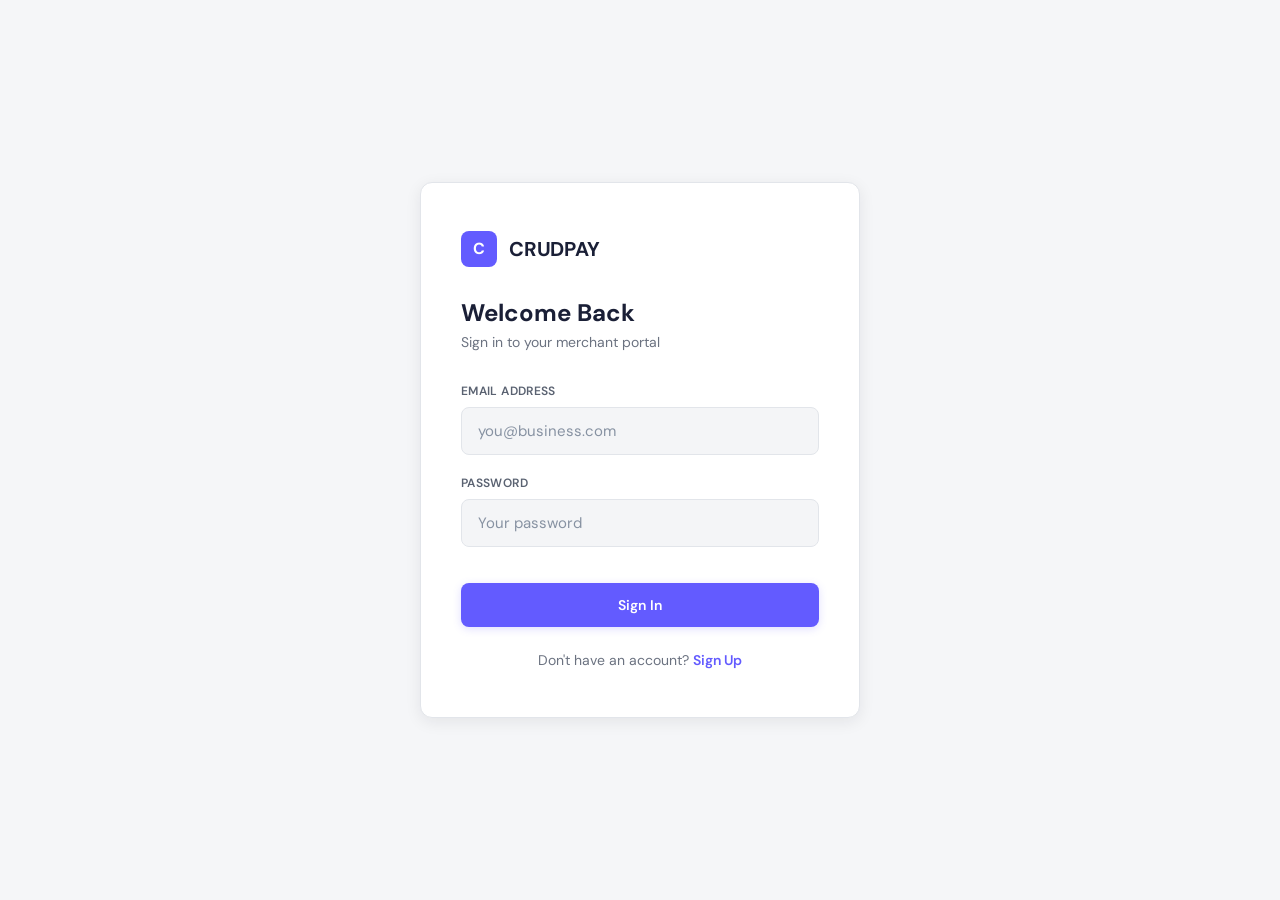
<file: index.html>
<!DOCTYPE html>
<html lang="en">
<head>
<meta charset="UTF-8">
<meta name="viewport" content="width=device-width, initial-scale=1.0">
<title>CRUDPAY — Portal</title>
<link href="https://fonts.googleapis.com/css2?family=DM+Sans:ital,opsz,wght@0,9..40,300;0,9..40,400;0,9..40,500;0,9..40,600;0,9..40,700;1,9..40,400&family=JetBrains+Mono:wght@400;500&display=swap" rel="stylesheet">
<style>
  :root {
    /* ── Core Palette (light, professional merchant payment surface) ── */
    --bg:         #f5f6f8;
    --surface:    #ffffff;
    --surface2:   #f4f5f7;
    --surface3:   #eceef1;
    --border:     #e2e5ea;
    --border-muted: #edeef1;

    /* ── Accent ── */
    --teal:   #635bff;
    --blue:   #0570de;
    --accent:  #635bff;
    --accent2: #0570de;
    --accent1: #635bff;

    /* ── Semantic colours ── */
    --danger:  #df1b41;
    --warning: #b65c00;
    --success: #0a8a4a;

    /* ── Typography ── */
    --text:   #1a1f36;
    --text-2: #5a6271;
    --text-3: #8792a2;
    --muted:  #6b7280;
    --mono:   'JetBrains Mono', monospace;

    /* ── Card background ── */
    --card: #ffffff;

    /* ── Spacing / radius system ── */
    --radius-sm:  6px;
    --radius-md:  8px;
    --radius-lg:  10px;
    --radius-xl:  12px;

    /* ── Shadow tokens ── */
    --shadow-sm:  0 1px 2px rgba(20,24,36,.06);
    --shadow-md:  0 2px 8px rgba(20,24,36,.06);
    --shadow-lg:  0 4px 16px rgba(20,24,36,.08);
    --glow-accent: none;
    --glow-blue:   none;
  }
  *, *::before, *::after { box-sizing: border-box; margin: 0; padding: 0; }
  html { font-size: 16px; scroll-behavior: smooth; }
  body {
    background: var(--bg);
    color: var(--text);
    font-family: 'DM Sans', sans-serif;
    min-height: 100vh;
    overflow-x: hidden;
    -webkit-font-smoothing: antialiased;
  }
  .page { display: none; min-height: 100vh; }
  .page.active { display: flex; }

  /* ═══════════════════════════════
     AUTH PAGES
  ═══════════════════════════════ */
  .auth-wrap {
    width: 100%; min-height: 100vh;
    display: flex; align-items: center; justify-content: center;
    background: var(--bg);
    padding: 24px;
    position: relative;
  }
  .auth-card {
    background: var(--surface);
    border: 1px solid var(--border);
    border-radius: var(--radius-xl);
    padding: 48px 40px;
    width: 100%; max-width: 440px;
    position: relative; overflow: hidden;
    box-shadow: var(--shadow-lg);
    animation: cardIn .4s cubic-bezier(.16,1,.3,1);
  }
  @keyframes cardIn { from { opacity:0; transform:translateY(16px); } to { opacity:1; transform:none; } }
  .brand { display: flex; align-items: center; gap: 12px; margin-bottom: 32px; }
  .brand-icon {
    width: 36px; height: 36px; border-radius: 8px;
    background: var(--accent);
    display: flex; align-items: center; justify-content: center;
    font-family: 'DM Sans', sans-serif; font-weight: 700; font-size: 16px; color: #fff;
  }
  .brand-name {
    font-family: 'DM Sans', sans-serif; font-weight: 700; font-size: 20px;
    color: var(--text);
    letter-spacing: -0.01em;
  }
  .auth-title { font-family: 'DM Sans', sans-serif; font-weight: 700; font-size: 24px; margin-bottom: 6px; line-height: 1.2; color: var(--text); }
  .auth-sub { color: var(--muted); font-size: 14px; margin-bottom: 32px; }
  .field { margin-bottom: 20px; }
  .field label {
    display: block; font-size: 12px; font-weight: 600; color: var(--text-2);
    margin-bottom: 8px; letter-spacing: .03em; text-transform: uppercase;
  }
  .field input, .field select, .field textarea {
    width: 100%; background: var(--surface2); border: 1px solid var(--border);
    border-radius: var(--radius-md); padding: 13px 16px; color: var(--text);
    font-family: 'DM Sans', sans-serif; font-size: 15px; transition: border-color .2s, box-shadow .2s; outline: none;
  }
  .field input::placeholder, .field textarea::placeholder { color: var(--text-3); }
  .field input:hover, .field select:hover, .field textarea:hover { border-color: var(--border-muted); border-color: #c7cbd3; }
  .field input:focus, .field select:focus, .field textarea:focus {
    border-color: var(--accent);
    box-shadow: 0 0 0 3px rgba(99,91,255,.1), inset 0 1px 0 rgba(99,91,255,.04);
    background: var(--surface3);
  }
  .field select { appearance: none; cursor: pointer; }
  .field textarea { resize: vertical; min-height: 80px; line-height: 1.6; }
  .btn {
    display: inline-flex; align-items: center; justify-content: center; gap: 8px;
    padding: 13px 24px; border-radius: var(--radius-md); border: none;
    font-family: 'DM Sans', sans-serif; font-size: 14px; font-weight: 600;
    cursor: pointer; transition: all .2s; text-decoration: none; letter-spacing: .01em;
    white-space: nowrap;
  }
  .btn-primary {
    background: var(--accent);
    color: #ffffff; width: 100%;
    box-shadow: 0 2px 8px rgba(99,91,255,.2);
  }
  .btn-primary:hover {
    background: #5346f0;
    box-shadow: 0 4px 12px rgba(99,91,255,.3);
  }
  .btn-primary:active { box-shadow: 0 2px 8px rgba(99,91,255,.2); }
  .btn-secondary {
    background: var(--surface2); color: var(--text);
    border: 1px solid var(--border);
  }
  .btn-secondary:hover { border-color: #c7cbd3; background: var(--surface3); color: var(--text); }
  .btn-danger { background: var(--danger); color: #fff; box-shadow: 0 2px 8px rgba(223,27,65,.2); }
  .btn-danger:hover { box-shadow: 0 4px 16px rgba(223,27,65,.3); transform: translateY(-1px); }
  .btn-ghost { background: transparent; color: var(--muted); border: 1px solid var(--border); }
  .btn-ghost:hover { color: var(--text); border-color: #c7cbd3; }
  .auth-switch { text-align: center; margin-top: 24px; font-size: 14px; color: var(--muted); }
  .auth-switch a { color: var(--accent); text-decoration: none; font-weight: 600; cursor: pointer; }
  .auth-switch a:hover { text-decoration: underline; }
  .err-msg { color: var(--danger); font-size: 13px; margin-top: 8px; display: none; padding: 10px 14px; background: rgba(223,27,65,.08); border: 1px solid rgba(223,27,65,.2); border-radius: var(--radius-sm); }
  .err-msg.show { display: block; }
  .success-msg { color: var(--success); font-size: 13px; margin-top: 8px; display: none; padding: 10px 14px; background: rgba(16,185,129,.08); border: 1px solid rgba(16,185,129,.2); border-radius: var(--radius-sm); }
  .success-msg.show { display: block; }

  /* ═══════════════════════════════
     ONBOARDING
  ═══════════════════════════════ */
  .onboard-wrap {
    width: 100%; min-height: 100vh; background: var(--bg); padding: 24px;
    display: flex; flex-direction: column; align-items: center;
  }
  .onboard-header {
    width: 100%; max-width: 720px;
    display: flex; align-items: center; justify-content: space-between;
    margin-bottom: 32px; padding-top: 8px;
  }
  .step-dot {
    width: 34px; height: 34px; border-radius: 50%;
    border: 2px solid var(--border); display: flex; align-items: center;
    justify-content: center; font-size: 13px; font-weight: 700; color: var(--muted);
    transition: all .3s; background: var(--surface);
  }
  .step-dot.done { background: var(--accent); border-color: var(--accent); color: #ffffff; }
  .step-dot.active { border-color: var(--accent); color: var(--accent); box-shadow: 0 0 0 4px rgba(99,91,255,.12); }
  .step-line { flex: 1; height: 2px; background: var(--border); border-radius: 2px; transition: background .4s; min-width: 40px; max-width: 80px; }
  .step-line.done { background: var(--accent); }
  .onboard-card {
    background: var(--surface);
    border: 1px solid var(--border);
    border-radius: var(--radius-xl); padding: 40px; width: 100%; max-width: 720px;
    position: relative; overflow: hidden;
    box-shadow: var(--shadow-md);
  }
  .onboard-card::before {
    content: ''; position: absolute; top: 0; left: 0; right: 0; height: 2px;
    background: linear-gradient(90deg, var(--accent), var(--accent2));
  }
  .onboard-title { font-family: 'DM Sans', sans-serif; font-weight: 700; font-size: 22px; margin-bottom: 4px; }
  .onboard-sub { color: var(--muted); font-size: 14px; margin-bottom: 32px; line-height: 1.6; }
  .form-grid { display: grid; grid-template-columns: 1fr 1fr; gap: 20px; }
  @media(max-width: 600px) { .form-grid { grid-template-columns: 1fr; } }
  .form-full { grid-column: 1 / -1; }
  .onboard-nav {
    display: flex; justify-content: space-between; align-items: center;
    margin-top: 32px; padding-top: 24px; border-top: 1px solid var(--border);
  }
  .progress-text { font-size: 13px; color: var(--muted); }
  .progress-bar-wrap { width: 100%; max-width: 720px; margin-bottom: 16px; }
  .progress-bar-bg { height: 5px; background: var(--surface2); border-radius: 4px; overflow: hidden; border: 1px solid var(--border); }
  .progress-bar-fill {
    height: 100%; background: linear-gradient(90deg, var(--accent), var(--accent2));
    border-radius: 4px; transition: width .5s cubic-bezier(.16,1,.3,1);
  }

  /* ═══════════════════════════════
     DOC UPLOAD
  ═══════════════════════════════ */
  .doc-grid { display: grid; grid-template-columns: 1fr 1fr; gap: 16px; }
  @media(max-width: 600px) { .doc-grid { grid-template-columns: 1fr; } }
  .doc-card {
    border: 1.5px dashed var(--border); border-radius: var(--radius-lg);
    padding: 28px 20px; text-align: center; cursor: pointer;
    transition: all .25s ease; position: relative; overflow: hidden;
    background: var(--surface2);
  }
  .doc-card:hover { border-color: var(--accent); background: rgba(99,91,255,.04); border-style: solid; }
  .doc-card.uploaded { border-style: solid; border-color: var(--success); background: rgba(16,185,129,.05); }
  .doc-card input[type=file] { position: absolute; inset: 0; opacity: 0; cursor: pointer; width: 100%; }
  .doc-icon { font-size: 28px; margin-bottom: 10px; }
  .doc-name { font-weight: 600; font-size: 14px; margin-bottom: 4px; }
  .doc-hint { font-size: 12px; color: var(--muted); }
  .doc-status { margin-top: 10px; font-size: 12px; font-weight: 600; }
  .doc-status.ok { color: var(--success); }
  .doc-status.pending { color: var(--muted); }

  /* ═══════════════════════════════
     DASHBOARD LAYOUT
  ═══════════════════════════════ */
  #page-dashboard { flex-direction: row; min-height: 100vh; background: var(--bg); }
  .sidebar {
    width: 248px; min-height: 100vh; background: var(--surface);
    border-right: 1px solid var(--border); display: flex; flex-direction: column;
    position: fixed; top: 0; left: 0; z-index: 100;
    transform: translateX(-100%); transition: transform .3s cubic-bezier(.16,1,.3,1);
  }
  .sidebar.open { transform: translateX(0); }
  .sidebar-header {
    padding: 20px 18px; border-bottom: 1px solid var(--border);
    display: flex; align-items: center; justify-content: space-between;
  }
  .sidebar-nav { padding: 12px 10px; flex: 1; overflow-y: auto; }

  /* nav section labels */
  .nav-section-label {
    font-size: 10px; font-weight: 700; letter-spacing: .1em; text-transform: uppercase;
    color: var(--text-3); padding: 12px 14px 6px; margin-top: 4px;
  }

  .nav-item {
    display: flex; align-items: center; gap: 11px;
    padding: 10px 14px; border-radius: var(--radius-md); cursor: pointer;
    font-size: 13.5px; font-weight: 500; color: var(--muted);
    transition: all .15s; margin-bottom: 2px; position: relative;
  }
  .nav-item:hover { background: var(--surface2); color: var(--text-2); }
  .nav-item.active { background: rgba(99,91,255,.1); color: var(--accent); font-weight: 600; }
  .nav-item.active::before {
    content: ''; position: absolute; left: 0; top: 6px; bottom: 6px;
    width: 3px; border-radius: 0 3px 3px 0; background: var(--accent);
  }
  .nav-item .ni { font-size: 16px; flex-shrink: 0; }

  /* sidebar footer */
  .sidebar-footer {
    padding: 14px 10px; border-top: 1px solid var(--border);
  }

  .dash-main { flex: 1; margin-left: 0; min-height: 100vh; display: flex; flex-direction: column; }
  .topbar {
    background: rgba(255,255,255,.85);
    backdrop-filter: blur(12px) saturate(180%);
    -webkit-backdrop-filter: blur(12px) saturate(180%);
    border-bottom: 1px solid var(--border);
    padding: 0 24px; height: 56px;
    display: flex; align-items: center; gap: 16px;
    position: sticky; top: 0; z-index: 50;
  }
  .hamburger {
    width: 34px; height: 34px; border-radius: var(--radius-sm); background: var(--surface2);
    border: 1px solid var(--border); display: flex; flex-direction: column;
    align-items: center; justify-content: center; gap: 4px; cursor: pointer; transition: all .2s;
    flex-shrink: 0;
  }
  .hamburger:hover { border-color: var(--accent); background: rgba(99,91,255,.06); }
  .hamburger span { display: block; width: 14px; height: 1.5px; background: var(--text-2); border-radius: 2px; }
  .topbar-title { font-family: 'DM Sans', sans-serif; font-weight: 700; font-size: 16px; flex: 1; color: var(--text); }
  .topbar-right { display: flex; align-items: center; gap: 10px; }
  .topbar-badge {
    display: inline-flex; align-items: center; gap: 6px;
    padding: 5px 10px; border-radius: 20px; font-size: 11px; font-weight: 600;
    background: rgba(99,91,255,.08); color: var(--accent); border: 1px solid rgba(99,91,255,.15);
  }
  .topbar-badge::before { content: ''; width: 6px; height: 6px; border-radius: 50%; background: var(--accent); }
  .avatar {
    width: 34px; height: 34px; border-radius: 50%;
    background: linear-gradient(135deg, var(--accent) 0%, var(--accent2) 100%);
    display: flex; align-items: center; justify-content: center;
    font-weight: 700; font-size: 13px; color: #ffffff; cursor: pointer;
    border: 2px solid rgba(99,91,255,.3); transition: border-color .2s;
  }
  .avatar:hover { border-color: var(--accent); }
  .dash-content { padding: 28px 24px; flex: 1; max-width: 1280px; width: 100%; }
  @media(max-width:768px) { .dash-content { padding: 20px 16px; } }

  /* ═══════════════════════════════
     KPI CARDS
  ═══════════════════════════════ */
  .kpi-grid { display: grid; grid-template-columns: repeat(auto-fill, minmax(190px, 1fr)); gap: 14px; margin-bottom: 28px; }
  .kpi-card {
    background: var(--card); border: 1px solid var(--border); border-radius: var(--radius-lg);
    padding: 20px; position: relative; overflow: hidden;
    transition: transform .2s, box-shadow .2s;
  }
  .kpi-card:hover { transform: translateY(-2px); box-shadow: var(--shadow-md); }
  .kpi-card::after {
    content: ''; position: absolute; bottom: 0; left: 0; right: 0; height: 2px;
    background: var(--accent-c, var(--accent));
  }
  /* Subtle gradient overlay on card */
  .kpi-card::before {
    content: ''; position: absolute; top: 0; right: 0; width: 80px; height: 80px;
    background: radial-gradient(circle, rgba(255,255,255,.03) 0%, transparent 70%);
    pointer-events: none;
  }
  .kpi-label { font-size: 11px; color: var(--muted); text-transform: uppercase; letter-spacing: .08em; margin-bottom: 12px; font-weight: 600; }
  .kpi-val { font-family: 'DM Sans', sans-serif; font-weight: 700; font-size: 24px; line-height: 1.1; }
  .kpi-sub { font-size: 12px; color: var(--muted); margin-top: 6px; }

  /* ═══════════════════════════════
     BADGES
  ═══════════════════════════════ */
  .badge {
    display: inline-flex; align-items: center; gap: 4px;
    padding: 3px 10px; border-radius: 20px; font-size: 11px; font-weight: 700;
    letter-spacing: .02em;
  }
  .badge-danger  { background: rgba(223,27,65,.12);  color: #df1b41; border: 1px solid rgba(223,27,65,.2); }
  .badge-success { background: rgba(16,185,129,.12); color: #0a8a4a; border: 1px solid rgba(16,185,129,.2); }
  .badge-warning { background: rgba(182,92,0,.12); color: #b65c00; border: 1px solid rgba(182,92,0,.2); }
  .badge-blue    { background: rgba(5,112,222,.12);  color: #0570de; border: 1px solid rgba(5,112,222,.2); }
  .badge-muted   { background: rgba(100,116,139,.12); color: var(--muted); border: 1px solid rgba(100,116,139,.15); }

  /* ═══════════════════════════════
     PROFILE & CONTENT CARDS
  ═══════════════════════════════ */
  .profile-card {
    background: var(--card); border: 1px solid var(--border); border-radius: var(--radius-lg);
    padding: 24px; margin-bottom: 20px;
  }
  .profile-header { display: flex; align-items: center; gap: 18px; margin-bottom: 24px; }
  .profile-avatar {
    width: 68px; height: 68px; border-radius: 50%;
    background: linear-gradient(135deg, var(--accent), var(--accent2));
    display: flex; align-items: center; justify-content: center;
    font-family: 'DM Sans', sans-serif; font-weight: 800; font-size: 26px; color: #ffffff; flex-shrink: 0;
    box-shadow: 0 4px 16px rgba(99,91,255,.25);
  }
  .profile-info { flex: 1; }
  .profile-name { font-family: 'DM Sans', sans-serif; font-weight: 700; font-size: 20px; margin-bottom: 4px; }
  .profile-id { font-size: 12px; color: var(--muted); margin-bottom: 8px; font-family: monospace; }
  .profile-grid { display: grid; grid-template-columns: repeat(auto-fill, minmax(220px, 1fr)); gap: 14px; }
  .profile-field .pf-label { font-size: 10px; color: var(--muted); text-transform: uppercase; letter-spacing: .08em; margin-bottom: 4px; font-weight: 600; }
  .profile-field .pf-val { font-size: 14px; font-weight: 500; }

  /* ═══════════════════════════════
     ALERTS & NOTIFICATIONS
  ═══════════════════════════════ */
  .alert-wrap { display: flex; gap: 20px; flex-wrap: wrap; }
  .alert-panel { flex: 1; min-width: 280px; background: var(--card); border: 1px solid var(--border); border-radius: var(--radius-lg); padding: 24px; }
  .alert-panel-title { font-family: 'DM Sans', sans-serif; font-weight: 700; font-size: 16px; margin-bottom: 18px; display: flex; align-items: center; gap: 8px; }
  .compose-field { margin-bottom: 16px; }
  .compose-field label { display: block; font-size: 11px; color: var(--muted); margin-bottom: 6px; text-transform: uppercase; letter-spacing: .07em; font-weight: 600; }
  .compose-field input, .compose-field textarea {
    width: 100%; background: var(--surface2); border: 1px solid var(--border);
    border-radius: var(--radius-sm); padding: 10px 14px; color: var(--text);
    font-family: 'DM Sans', sans-serif; font-size: 14px; outline: none; transition: border-color .2s;
  }
  .compose-field textarea { min-height: 120px; resize: vertical; }
  .compose-field input:focus, .compose-field textarea:focus { border-color: var(--accent); }
  .notification-list { display: flex; flex-direction: column; gap: 10px; }
  .notif-item {
    background: var(--surface2); border: 1px solid var(--border);
    border-radius: var(--radius-md); padding: 14px 16px;
    transition: border-color .2s;
  }
  .notif-item:hover { border-color: #c7cbd3; }
  .notif-item .ni-header { display: flex; align-items: center; justify-content: space-between; margin-bottom: 4px; }
  .notif-item .ni-name { font-weight: 600; font-size: 13px; }
  .notif-item .ni-time { font-size: 11px; color: var(--muted); }
  .notif-item .ni-msg { font-size: 13px; color: var(--muted); line-height: 1.5; }

  /* ═══════════════════════════════
     OVERLAY & TOAST
  ═══════════════════════════════ */
  .overlay { display: none; position: fixed; inset: 0; background: rgba(0,0,0,.65); z-index: 90; backdrop-filter: blur(3px); }
  .overlay.show { display: block; }

  .toast {
    position: fixed; bottom: 24px; right: 24px; z-index: 999;
    background: var(--surface); border: 1px solid var(--border);
    border-radius: var(--radius-lg); padding: 14px 20px; font-size: 13px; font-weight: 600;
    transform: translateY(80px) scale(.96); opacity: 0;
    transition: all .3s cubic-bezier(.16,1,.3,1); max-width: 320px;
    box-shadow: var(--shadow-lg);
  }
  .toast.show { transform: translateY(0) scale(1); opacity: 1; }
  .toast.success { border-color: rgba(16,185,129,.4); color: #0a8a4a; background: rgba(16,185,129,.06); }
  .toast.danger  { border-color: rgba(223,27,65,.4);  color: #df1b41; background: rgba(223,27,65,.06); }
  .toast.info    { border-color: rgba(5,112,222,.4); color: #0570de; background: rgba(5,112,222,.06); }

  /* ═══════════════════════════════
     SECTION HEADERS & MISC
  ═══════════════════════════════ */
  .section-title {
    font-family: 'DM Sans', sans-serif; font-weight: 700; font-size: 17px;
    margin-bottom: 16px; display: flex; align-items: center; gap: 8px; color: var(--text);
  }
  .dash-section { margin-bottom: 28px; }
  .info-row { display: flex; align-items: center; gap: 8px; padding: 11px 0; border-bottom: 1px solid var(--border); font-size: 14px; }
  .info-row:last-child { border-bottom: none; }
  .info-row .ir-key { color: var(--muted); width: 160px; flex-shrink: 0; font-size: 12px; font-weight: 600; text-transform: uppercase; letter-spacing: .04em; }
  .info-row .ir-val { font-weight: 500; }

  @media(min-width:900px) {
    .sidebar { transform: translateX(0); position: fixed; }
    .dash-main { margin-left: 248px; }
    .hamburger { display: none; }
    .overlay { display: none !important; }
  }
  .dash-views > div { display: none; }
  .dash-views > div.active { display: block; }
  .btn-sm { padding: 7px 14px; font-size: 12px; border-radius: var(--radius-sm); font-weight: 600; }
  .mt-2 { margin-top: 8px; }
  .mt-4 { margin-top: 16px; }
  .flex { display: flex; }
  .gap-2 { gap: 8px; }
  .items-center { align-items: center; }
  .justify-between { justify-content: space-between; }

  /* ═══════════════════════════════
     PAYMENT METHOD CARDS
  ═══════════════════════════════ */
  .pay-method-card {
    background: var(--surface2); border: 1.5px solid var(--border);
    border-radius: var(--radius-md); padding: 14px 16px; cursor: pointer;
    transition: all .2s; display: flex; align-items: center; gap: 12px;
  }
  .pay-method-card:hover { border-color: rgba(99,91,255,.4); background: rgba(99,91,255,.04); }
  .pay-method-card.selected { border-color: var(--accent); background: rgba(99,91,255,.07); box-shadow: 0 0 0 3px rgba(99,91,255,.1); }
  .pay-method-card.recommended { border-color: rgba(5,112,222,.4); }
  .pay-method-card.featured-first { border-color: rgba(16,185,129,.4); background: rgba(16,185,129,.04); }
  .pm-name { font-weight: 600; font-size: 13.5px; }
  .pm-sub  { font-size: 11px; color: var(--muted); margin-top: 2px; }
  .pm-info { flex: 1; }
  .pm-badge-first    { display:inline-block;padding:2px 8px;border-radius:20px;font-size:10px;font-weight:700;background:rgba(16,185,129,.12);color:#0a8a4a;margin-right:4px;border:1px solid rgba(16,185,129,.2); }
  .pm-badge-preferred{ display:inline-block;padding:2px 8px;border-radius:20px;font-size:10px;font-weight:700;background:rgba(99,91,255,.12);color:var(--accent);margin-right:4px;border:1px solid rgba(99,91,255,.2); }
  .pm-badge-rec      { display:inline-block;padding:2px 8px;border-radius:20px;font-size:10px;font-weight:700;background:rgba(5,112,222,.12);color:#0570de;margin-right:4px;border:1px solid rgba(5,112,222,.2); }
  .pm-badge-slow     { display:inline-block;padding:2px 8px;border-radius:20px;font-size:10px;font-weight:700;background:rgba(182,92,0,.1);color:#b65c00;margin-right:4px;border:1px solid rgba(182,92,0,.2); }

  .review-row { display:flex;justify-content:space-between;align-items:center;padding:10px 0;border-bottom:1px solid var(--border); }
  .review-row:last-child { border-bottom:none; }
  .rr-key { font-size:12px;color:var(--muted);font-weight:600;text-transform:uppercase;letter-spacing:.04em; }
  .rr-val { font-size:14px;font-weight:600; }

  .persona-brazil { background:rgba(16,185,129,.07);border-color:rgba(16,185,129,.25);color:#0a8a4a; }
  .persona-india  { background:rgba(182,92,0,.07);border-color:rgba(182,92,0,.25);color:#b65c00; }
  .txn-id { font-size:11px;color:var(--muted);font-family:monospace;margin-top:2px; }

  /* ═══════════════════════════════
     RISK DASHBOARD STYLES
  ═══════════════════════════════ */
  .risk-signal-card {
    background: var(--card); border: 1px solid var(--border);
    border-radius: var(--radius-lg); padding: 18px; display: flex; align-items: flex-start; gap: 14px;
    transition: all .3s;
  }
  .risk-signal-card.danger { border-color: rgba(223,27,65,.4); background: rgba(223,27,65,.05); }
  .risk-signal-card.success { border-color: rgba(16,185,129,.3); background: rgba(16,185,129,.04); }
  .risk-signal-card.warning { border-color: rgba(182,92,0,.3); background: rgba(182,92,0,.04); }
  .risk-signal-icon { font-size: 22px; flex-shrink: 0; margin-top: 2px; }
  .risk-signal-label { font-size: 11px; color: var(--muted); text-transform: uppercase; letter-spacing: .07em; margin-bottom: 4px; font-weight: 600; }
  .risk-signal-val { font-family: 'DM Sans', sans-serif; font-weight: 700; font-size: 17px; }
  .risk-signal-sub { font-size: 12px; color: var(--muted); margin-top: 3px; }

  .risk-score-ring {
    width: 120px; height: 120px; border-radius: 50%;
    border: 6px solid var(--danger);
    display: flex; flex-direction: column; align-items: center; justify-content: center;
    margin: 0 auto 16px;
    box-shadow: 0 0 24px rgba(223,27,65,.25);
    animation: riskPulse 2s infinite;
  }
  @keyframes riskPulse { 0%,100%{box-shadow:0 0 24px rgba(223,27,65,.25)} 50%{box-shadow:0 0 40px rgba(223,27,65,.5)} }

  .risk-event-chain {
    display: flex; align-items: center; margin-bottom: 28px; flex-wrap: wrap; gap: 4px;
  }
  .risk-event-step {
    display: flex; align-items: center; gap: 8px;
    padding: 7px 14px; border-radius: 20px; font-size: 12px; font-weight: 600;
    background: var(--surface2); border: 1px solid var(--border); color: var(--muted);
    transition: all .4s;
  }
  .risk-event-step.done { background: rgba(99,91,255,.1); border-color: rgba(99,91,255,.4); color: var(--accent); }
  .risk-event-step.active { background: rgba(182,92,0,.12); border-color: rgba(182,92,0,.4); color: #b65c00; animation: stepPulse 1s infinite; }
  .risk-event-step.danger { background: rgba(223,27,65,.1); border-color: rgba(223,27,65,.4); color: #df1b41; }
  @keyframes stepPulse { 0%,100%{opacity:1} 50%{opacity:.6} }
  .risk-event-arrow { color: var(--text-3); font-size: 14px; margin: 0 2px; }

  .action-card {
    background: var(--card); border: 1.5px solid var(--border);
    border-radius: var(--radius-lg); padding: 24px; text-align: center;
    cursor: pointer; transition: all .25s;
  }
  .action-card:hover { transform: translateY(-2px); border-color: #c7cbd3; box-shadow: var(--shadow-md); }
  .action-card.selected { border-color: var(--accent); background: rgba(99,91,255,.05); box-shadow: 0 0 0 3px rgba(99,91,255,.1); }
  .action-icon { font-size: 36px; margin-bottom: 10px; }
  .action-name { font-family: 'DM Sans', sans-serif; font-weight: 700; font-size: 15px; margin-bottom: 6px; }
  .action-desc { font-size: 13px; color: var(--muted); line-height: 1.5; }

  .outcome-metric {
    background: var(--card); border: 1px solid var(--border);
    border-radius: var(--radius-lg); padding: 22px; text-align: center;
    border-top: 2px solid var(--accent);
  }
  .outcome-metric-val { font-family: 'DM Sans', sans-serif; font-weight: 800; font-size: 30px; color: var(--accent); margin-bottom: 6px; }
  .outcome-metric-label { font-size: 13px; color: var(--muted); line-height: 1.4; }

  .risk-step-nav {
    display: flex; gap: 12px; margin-top: 28px; padding-top: 24px;
    border-top: 1px solid var(--border);
  }

  /* ═══════════════════════════════
     EDIT PROFILE MODAL
  ═══════════════════════════════ */
  .modal-overlay {
    display: none; position: fixed; inset: 0; z-index: 300;
    background: rgba(0,0,0,.75); backdrop-filter: blur(6px);
    align-items: center; justify-content: center;
  }
  .modal-overlay.show { display: flex; }
  .modal-box {
    background: var(--surface); border: 1px solid var(--border);
    border-radius: var(--radius-xl); padding: 36px; width: 100%; max-width: 600px;
    max-height: 90vh; overflow-y: auto; position: relative;
    box-shadow: var(--shadow-lg);
    animation: cardIn .3s cubic-bezier(.16,1,.3,1);
  }
  .modal-box::before {
    content: ''; position: absolute; top: 0; left: 0; right: 0; height: 2px;
    background: linear-gradient(90deg, var(--accent), var(--accent2));
    border-radius: var(--radius-xl) var(--radius-xl) 0 0;
  }
  .modal-title { font-family: 'DM Sans', sans-serif; font-weight: 700; font-size: 20px; margin-bottom: 4px; }
  .modal-sub { color: var(--muted); font-size: 14px; margin-bottom: 28px; }
  .modal-close {
    position: absolute; top: 20px; right: 20px; width: 30px; height: 30px;
    border-radius: var(--radius-sm); background: var(--surface2); border: 1px solid var(--border);
    display: flex; align-items: center; justify-content: center;
    cursor: pointer; font-size: 14px; color: var(--muted); transition: all .2s;
  }
  .modal-close:hover { color: var(--text); border-color: #c7cbd3; }

  @keyframes bounceIn { 0%{transform:scale(.88);opacity:0;} 60%{transform:scale(1.04);} 100%{transform:scale(1);opacity:1;} }
  @keyframes pulse { 0%,100%{opacity:1;} 50%{opacity:.3;} }
  @keyframes fadeUp { from{opacity:0;transform:translateY(8px);} to{opacity:1;transform:none;} }
  ::-webkit-scrollbar { width: 5px; }
  ::-webkit-scrollbar-track { background: transparent; }
  ::-webkit-scrollbar-thumb { background: var(--border); border-radius: 3px; }
  ::-webkit-scrollbar-thumb:hover { background: #c7cbd3; }

  /* ── PAYMENT CENTER ── */
  @media(max-width:700px) {
    #pay-center-grid { grid-template-columns: 1fr !important; }
  }
  @media(max-width:760px) {
    #sp-checkout-grid { grid-template-columns: 1fr !important; }
    #sp-checkout-grid > div:last-child { order: -1; }
  }

  /* ── RISK POPUP OVERLAY ── */
  #risk-popup-overlay {
    display: none; position: fixed; inset: 0; z-index: 500;
    background: rgba(0,0,0,.8); backdrop-filter: blur(8px);
    align-items: center; justify-content: center;
  }
  #risk-popup-overlay.show { display: flex; }
  .risk-popup-box {
    background: var(--surface); border-radius: var(--radius-xl); padding: 36px 32px;
    width: 100%; max-width: 500px; position: relative; overflow: hidden;
    animation: bounceIn .4s ease;
    border: 1px solid var(--border);
    box-shadow: var(--shadow-lg);
  }
  .risk-popup-box.popup-danger  { border-top: 4px solid var(--danger);  }
  .risk-popup-box.popup-warning { border-top: 4px solid var(--warning); }
  .risk-popup-box.popup-info    { border-top: 4px solid var(--accent2); }
  .risk-popup-icon { font-size: 48px; margin-bottom: 12px; }
  .risk-popup-title { font-family:'DM Sans',sans-serif; font-weight:800; font-size:22px; margin-bottom:6px; }
  .risk-popup-ts { font-size:11px; color:var(--muted); margin-bottom:12px; font-family:monospace; }
  .risk-popup-desc { font-size:14px; color:var(--muted); line-height:1.6; margin-bottom:20px; }
  .risk-popup-props { background:rgba(0,0,0,.3); border-radius:10px; padding:14px; font-family:monospace; font-size:12px; line-height:1.8; margin-bottom:20px; border:1px solid var(--border); }
  .risk-popup-close { position:absolute; top:16px; right:16px; width:32px; height:32px; border-radius:8px; background:var(--surface2); border:1px solid var(--border); display:flex; align-items:center; justify-content:center; cursor:pointer; font-size:16px; color:var(--muted); }
  .risk-popup-close:hover { color:var(--text); border-color:var(--danger); }

  /* ── INDICATOR PILL ── */
  .rm-indicator-pill {
    display: inline-flex; align-items: center; gap: 6px;
    padding: 5px 12px; border-radius: 20px; font-size: 11px; font-weight: 700;
    letter-spacing: .02em; transition: all .3s;
  }
  .rm-indicator-pill.red   { background: rgba(223,27,65,.1);  color: #df1b41; border:1px solid rgba(223,27,65,.25);  }
  .rm-indicator-pill.green { background: rgba(16,185,129,.1); color: #0a8a4a; border:1px solid rgba(16,185,129,.25); }
  .rm-indicator-pill.amber { background: rgba(182,92,0,.1); color: #b65c00; border:1px solid rgba(182,92,0,.25); }

  /* ── IDENTITY CONFIDENCE DISPLAY ── */
  .identity-conf-badge {
    display: inline-flex; align-items: center; gap: 8px;
    padding: 7px 14px; border-radius: var(--radius-md); font-family:'DM Sans',sans-serif;
    font-weight: 700; font-size: 14px; transition: all .4s;
  }
  .identity-conf-badge.high { background:rgba(16,185,129,.1); color:#0a8a4a; border:1px solid rgba(16,185,129,.3); }
  .identity-conf-badge.low  { background:rgba(223,27,65,.1);  color:#df1b41; border:1px solid rgba(223,27,65,.3); animation: riskPulse 2s infinite; }
  .identity-conf-badge.med  { background:rgba(182,92,0,.1); color:#b65c00; border:1px solid rgba(182,92,0,.3); }

  /* ── LIVE ACTIONS PANEL ── */
  .risk-action-banner {
    border-radius: var(--radius-md); padding: 16px 18px; margin-bottom: 10px;
    display: flex; gap: 14px; align-items: flex-start; animation: fadeUp .35s ease;
  }
  .risk-action-banner.danger  { background:rgba(223,27,65,.07);  border:1px solid rgba(223,27,65,.3); }
  .risk-action-banner.warning { background:rgba(182,92,0,.07); border:1px solid rgba(182,92,0,.3); }
  .risk-action-banner.info    { background:rgba(5,112,222,.07); border:1px solid rgba(5,112,222,.3); }
  .risk-action-banner .rab-icon { font-size:24px; flex-shrink:0; }
  .risk-action-banner .rab-label { font-weight:700; font-size:13px; margin-bottom:3px; }
  .risk-action-banner .rab-desc  { font-size:12px; color:var(--muted); margin-bottom:4px; line-height:1.5; }
  .risk-action-banner .rab-ts    { font-size:10px; color:var(--text-3); font-family:monospace; }
</style>
</head>
<body>

<!-- Segment Analytics -->
<script>
  !function(){var i="analytics",analytics=window[i]=window[i]||[];if(!analytics.initialize)if(analytics.invoked)window.console&&console.error&&console.error("Segment snippet included twice.");else{analytics.invoked=!0;analytics.methods=["trackSubmit","trackClick","trackLink","trackForm","pageview","identify","reset","group","track","ready","alias","debug","page","screen","once","off","on","addSourceMiddleware","addIntegrationMiddleware","setAnonymousId","addDestinationMiddleware","register"];analytics.factory=function(e){return function(){if(window[i].initialized)return window[i][e].apply(window[i],arguments);var n=Array.prototype.slice.call(arguments);if(["track","screen","alias","group","page","identify"].indexOf(e)>-1){var c=document.querySelector("link[rel='canonical']");n.push({__t:"bpc",c:c&&c.getAttribute("href")||void 0,p:location.pathname,u:location.href,s:location.search,t:document.title,r:document.referrer})}n.unshift(e);analytics.push(n);return analytics}};for(var n=0;n<analytics.methods.length;n++){var key=analytics.methods[n];analytics[key]=analytics.factory(key)}analytics.load=function(key,n){var t=document.createElement("script");t.type="text/javascript";t.async=!0;t.setAttribute("data-global-segment-analytics-key",i);t.src="https://cdn.segment.com/analytics.js/v1/" + key + "/analytics.min.js";var r=document.getElementsByTagName("script")[0];r.parentNode.insertBefore(t,r);analytics._loadOptions=n};analytics._writeKey="A6OwrhlAmXxkxkwm3Vnnizkmy18shHkI";;analytics.SNIPPET_VERSION="5.2.0";
  analytics.load("A6OwrhlAmXxkxkwm3Vnnizkmy18shHkI");
  analytics.page();
  }}();
</script>

<div class="toast" id="toast"></div>

<!-- RISK ACTION POPUP -->
<div id="risk-popup-overlay">
  <div class="risk-popup-box" id="risk-popup-box">
    <div class="risk-popup-close" onclick="closeRiskPopup()"></div>
    <div class="risk-popup-icon" id="rp-icon"></div>
    <div class="risk-popup-title" id="rp-title">Risk Action Triggered</div>
    <div class="risk-popup-ts" id="rp-ts"></div>
    <div class="risk-popup-desc" id="rp-desc"></div>
    <div class="risk-popup-props" id="rp-props"></div>
    <button class="btn btn-primary" style="width:auto;padding:10px 24px;" onclick="closeRiskPopup()">Acknowledge →</button>
</div>
</div>

<!-- RECOVERY OVERLAY -->
<div id="recovery-overlay" style="display:none;position:fixed;inset:0;z-index:1000;background:rgba(10,12,16,.96);backdrop-filter:blur(8px);align-items:center;justify-content:center;flex-direction:column;">
  <div style="background:var(--surface);border:1px solid var(--border);border-radius:20px;padding:40px 36px;width:100%;max-width:460px;text-align:center;position:relative;overflow:hidden;">
    <div style="position:absolute;top:0;left:0;right:0;height:3px;background:linear-gradient(90deg,var(--danger),var(--accent));"></div>
    <div style="font-family:'DM Sans',sans-serif;font-weight:700;font-size:22px;margin-bottom:4px;">Account Recovery</div>
    <div style="font-size:13px;color:var(--muted);margin-bottom:20px;" id="recovery-detail-text">Recovering your account…</div>
    <div style="background:var(--surface2);border-radius:100px;height:12px;overflow:hidden;margin-bottom:16px;">
      <div id="recovery-bar-fill" style="height:100%;width:0%;border-radius:100px;transition:width .75s ease,background .75s ease;background:var(--danger);"></div>
</div>
    <div style="font-family:'DM Sans',sans-serif;font-weight:800;font-size:36px;margin-bottom:4px;" id="recovery-pct-text">0%</div>
    <div style="font-size:15px;font-weight:600;" id="recovery-status-text">Initiating…</div>
</div>
</div>

<!-- EDIT PROFILE MODAL -->
<div class="modal-overlay" id="edit-profile-modal">
  <div class="modal-box">
    <div class="modal-close" onclick="closeEditModal()"></div>
    <div class="modal-title">Edit Profile</div>
    <div class="modal-sub">Update your personal and business details</div>
    <div class="form-grid">
      <div class="field"><label>First Name</label><input type="text" id="ep-fname" placeholder="John"/></div>
      <div class="field"><label>Last Name</label><input type="text" id="ep-lname" placeholder="Doe"/></div>
      <div class="field"><label>Age</label><input type="number" id="ep-age" placeholder="30" min="18"/></div>
      <div class="field"><label>Contact Number</label><input type="tel" id="ep-contact" placeholder="+91 98765 43210"/></div>
      <div class="field form-full"><label>Residential Address</label><textarea id="ep-address" placeholder="Street, City, State, PIN"></textarea></div>
      <div class="field"><label>Enterprise Name</label><input type="text" id="ep-ename" placeholder="Acme Pvt. Ltd."/></div>
      <div class="field"><label>Enterprise Address</label><input type="text" id="ep-eaddr" placeholder="Business address"/></div>
      <div class="field"><label>Business Type</label>
        <select id="ep-btype">
          <option value="">Select type…</option>
          <option>Retail</option><option>Wholesale</option><option>E-Commerce</option>
          <option>Manufacturing</option><option>Services</option><option>Import/Export</option><option>Other</option>
        </select>
</div>
      <div class="field"><label>Monthly Income (₹)</label><input type="number" id="ep-income" placeholder="500000"/></div>
      <div class="field"><label>Country / Location</label>
        <select id="ep-country">
          <option value="">Select country…</option>
          <option value="India">India</option>
          <option value="Brazil">Brazil</option>
          <option value="USA">United States</option>
          <option value="UK">United Kingdom</option>
          <option value="EU">Europe (EU)</option>
          <option value="Other">Other</option>
        </select>
</div>
</div>
    <div style="display:flex;gap:12px;margin-top:8px;">
      <button class="btn btn-secondary" style="flex:1;width:auto;" onclick="closeEditModal()">Cancel</button>
      <button class="btn btn-primary" style="flex:2;" onclick="saveEditProfile()">Save Changes ✓</button>
</div>
</div>
</div>

<!-- OTP STEP-UP AUTHENTICATION MODAL -->
<div id="otp-modal-overlay" style="display:none;position:fixed;inset:0;z-index:600;background:rgba(0,0,0,.8);backdrop-filter:blur(6px);align-items:center;justify-content:center;">
  <div style="background:var(--surface);border:1px solid var(--border);border-radius:20px;padding:40px 36px;width:100%;max-width:420px;position:relative;overflow:hidden;text-align:center;animation:bounceIn .4s ease;">
    <div style="position:absolute;top:0;left:0;right:0;height:4px;background:linear-gradient(90deg,var(--accent),var(--accent2));"></div>
    <div style="font-family:'DM Sans',sans-serif;font-weight:700;font-size:22px;margin-bottom:6px;color:var(--text);">Verify Your Identity</div>
    <div style="font-size:14px;color:var(--muted);margin-bottom:16px;">Enter the 6-digit OTP sent to your registered mobile number to proceed.</div>
    <div style="display:flex;gap:8px;margin-bottom:16px;">
      <input type="text" id="otp-input" maxlength="6" placeholder="_ _ _ _ _ _"
        style="flex:1;background:var(--surface2);border:2px solid var(--border);border-radius:10px;padding:14px 16px;color:var(--text);font-family:'DM Sans',sans-serif;font-size:22px;font-weight:700;letter-spacing:8px;text-align:center;outline:none;transition:border-color .2s;"
        oninput="this.value=this.value.replace(/\D/g,'')"
        onfocus="this.style.borderColor='var(--accent)'"
        onblur="this.style.borderColor='var(--border)'"/>
</div>
    <div id="otp-error" style="color:var(--danger);font-size:13px;margin-bottom:10px;display:none;"></div>
    <div style="display:flex;gap:10px;">
      <button class="btn btn-secondary" style="flex:1;width:auto;padding:12px;" onclick="closeOtpModal()">Cancel</button>
      <button class="btn btn-primary" style="flex:2;padding:12px;" onclick="verifyOtp()">Verify OTP ✓</button>
</div>
    <div style="margin-top:14px;font-size:12px;color:var(--muted);">Demo OTP: <strong style="color:var(--accent);letter-spacing:2px;">123456</strong></div>
</div>
</div>

<div class="overlay" id="overlay" onclick="closeSidebar()"></div>

<!-- PAGE 1: SIGNUP -->
<div class="page active" id="page-signup">
  <div class="auth-wrap">
    <div class="auth-card">
      <div class="brand"><div class="brand-icon">C</div><div class="brand-name">CRUDPAY</div></div>
      <div class="auth-title">Create Account</div>
      <div class="auth-sub">Join the merchant portal today</div>
      <div class="field"><label>Full Name</label><input type="text" id="su-name" placeholder="John Doe" /></div>
      <div class="field"><label>Email Address</label><input type="email" id="su-email" placeholder="you@business.com" /></div>
      <div class="field"><label>Password</label><input type="password" id="su-pass" placeholder="Min 8 characters" /></div>
      <div class="field"><label>Confirm Password</label><input type="password" id="su-pass2" placeholder="Repeat password" /></div>
      <div class="err-msg" id="su-err"></div>
      <button class="btn btn-primary mt-4" onclick="doSignup()">Create Account</button>
      <div class="auth-switch">Already have an account? <a onclick="showPage('page-login')">Sign In</a></div>
</div>
</div>
</div>

<!-- PAGE 2: LOGIN -->
<div class="page" id="page-login">
  <div class="auth-wrap">
    <div class="auth-card">
      <div class="brand"><div class="brand-icon">C</div><div class="brand-name">CRUDPAY</div></div>
      <div class="auth-title">Welcome Back</div>
      <div class="auth-sub">Sign in to your merchant portal</div>
      <div class="field"><label>Email Address</label><input type="email" id="li-email" placeholder="you@business.com" /></div>
      <div class="field"><label>Password</label><input type="password" id="li-pass" placeholder="Your password" /></div>
      <div class="err-msg" id="li-err"></div>
      <button class="btn btn-primary mt-4" onclick="doLogin()">Sign In</button>
      <div class="auth-switch">Don't have an account? <a onclick="showPage('page-signup')">Sign Up</a></div>
</div>
</div>
</div>

<!-- PAGE 3: ONBOARDING 1 -->
<div class="page" id="page-onboard1" style="flex-direction:column;">
  <div class="onboard-wrap">
    <div class="onboard-header">
      <div class="brand"><div class="brand-icon">C</div><div class="brand-name">CRUDPAY</div></div>
      <button class="btn btn-ghost btn-sm" onclick="skipOnboarding()">Skip for now →</button>
</div>
    <div class="progress-bar-wrap">
      <div style="display:flex;justify-content:space-between;margin-bottom:6px;">
        <span style="font-size:12px;color:var(--muted);">Onboarding Progress</span>
        <span id="ob1-pct" style="font-size:12px;color:var(--accent);">0%</span>
</div>
      <div class="progress-bar-bg"><div class="progress-bar-fill" id="ob1-bar" style="width:0%"></div></div>
</div>
    <div style="display:flex;align-items:center;gap:8px;margin-bottom:20px;">
      <div class="step-dot active" id="sd1">1</div>
      <div class="step-line" id="sl1"></div>
      <div class="step-dot" id="sd2">2</div>
      <div class="step-line" id="sl2"></div>
      <div class="step-dot" id="sd3">3</div>
</div>
    <div class="onboard-card">
      <div class="onboard-title">Personal Details</div>
      <div class="onboard-sub">Tell us about yourself — you can always update this later.</div>
      <div class="form-grid">
        <div class="field"><label>First Name</label><input type="text" id="ob-fname" placeholder="John" oninput="updateOb1Progress()"/></div>
        <div class="field"><label>Last Name</label><input type="text" id="ob-lname" placeholder="Doe" oninput="updateOb1Progress()"/></div>
        <div class="field"><label>Age</label><input type="number" id="ob-age" placeholder="30" min="18" oninput="updateOb1Progress()"/></div>
        <div class="field"><label>Contact Number</label><input type="tel" id="ob-contact" placeholder="+91 98765 43210" oninput="updateOb1Progress()"/></div>
        <div class="field form-full"><label>Residential Address</label><textarea id="ob-address" placeholder="Street, City, State, PIN" oninput="updateOb1Progress()"></textarea></div>
        <div class="field"><label>Enterprise Name</label><input type="text" id="ob-ename" placeholder="Acme Pvt. Ltd." oninput="updateOb1Progress()"/></div>
        <div class="field"><label>Enterprise Address</label><input type="text" id="ob-eaddr" placeholder="Business address" oninput="updateOb1Progress()"/></div>
        <div class="field"><label>Business Type</label>
          <select id="ob-btype" onchange="updateOb1Progress()">
            <option value="">Select type…</option>
            <option>Retail</option><option>Wholesale</option><option>E-Commerce</option>
            <option>Manufacturing</option><option>Services</option><option>Import/Export</option><option>Other</option>
          </select>
</div>
        <div class="field"><label>Monthly Income (₹)</label><input type="number" id="ob-income" placeholder="500000" oninput="updateOb1Progress()"/></div>
        <div class="field form-full"><label>Country / Location</label>
          <select id="ob-country" onchange="updateOb1Progress(); _onboardingLocationChange(this.value)">
            <option value="">Select your country…</option>
            <option value="India">India</option>
            <option value="Brazil">Brazil</option>
            <option value="USA">United States</option>
            <option value="UK">United Kingdom</option>
            <option value="EU">Europe (EU)</option>
            <option value="Other">Other</option>
          </select>
</div>
</div>
      <div class="onboard-nav">
        <span class="progress-text">Step 1 of 2 — Personal Details</span>
        <button class="btn btn-primary" style="width:auto;padding:12px 28px;" onclick="goToDocuments()">Next →</button>
</div>
</div>
</div>
</div>

<!-- PAGE 4: ONBOARDING 2 -->
<div class="page" id="page-onboard2" style="flex-direction:column;">
  <div class="onboard-wrap">
    <div class="onboard-header">
      <div class="brand"><div class="brand-icon">C</div><div class="brand-name">CRUDPAY</div></div>
      <button class="btn btn-ghost btn-sm" onclick="skipOnboarding()">Skip for now →</button>
</div>
    <div class="progress-bar-wrap">
      <div style="display:flex;justify-content:space-between;margin-bottom:6px;">
        <span style="font-size:12px;color:var(--muted);">Onboarding Progress</span>
        <span id="ob2-pct" style="font-size:12px;color:var(--accent);">50%</span>
</div>
      <div class="progress-bar-bg"><div class="progress-bar-fill" id="ob2-bar" style="width:50%"></div></div>
</div>
    <div style="display:flex;align-items:center;gap:8px;margin-bottom:20px;">
      <div class="step-dot done">✓</div>
      <div class="step-line done"></div>
      <div class="step-dot active">2</div>
      <div class="step-line"></div>
      <div class="step-dot">3</div>
</div>
    <div class="onboard-card">
      <div class="onboard-title">Business Documents</div>
      <div class="onboard-sub">Upload your KYC and business verification documents. All files are encrypted and secure.</div>
      <div class="doc-grid" id="doc-grid"></div>

      <!-- KYC VERIFICATION BLOCK (NEW) -->
      <div style="margin-top:24px;padding:20px;background:rgba(99,91,255,.04);border:1px solid rgba(99,91,255,.15);border-radius:14px;">
        <div style="font-family:'DM Sans',sans-serif;font-weight:700;font-size:16px;margin-bottom:4px;">KYC Verification</div>
        <div style="font-size:13px;color:var(--muted);margin-bottom:18px;">Enter your government ID details. Stored locally — no backend required.</div>
        <div class="form-grid">
          <div class="field">
            <label>ID Type</label>
            <select id="kyc-id-type">
              <option value="">Select…</option>
              <option value="aadhaar">Aadhaar</option>
              <option value="pan">PAN Card</option>
              <option value="passport">Passport</option>
              <option value="driving">Driving Licence</option>
            </select>
</div>
          <div class="field">
            <label>ID Number</label>
            <input type="text" id="kyc-id-number" placeholder="e.g. ABCDE1234F" maxlength="20"/>
</div>
          <div class="field form-full">
            <label>Full Name (as on ID)</label>
            <input type="text" id="kyc-full-name" placeholder="Name on your government ID"/>
</div>
</div>
        <div style="display:flex;align-items:center;gap:8px;margin-top:4px;">
          <input type="checkbox" id="kyc-consent" style="width:16px;height:16px;accent-color:var(--accent);">
          <label for="kyc-consent" style="font-size:13px;color:var(--muted);cursor:pointer;">I confirm these details are accurate and consent to KYC verification.</label>
</div>
        <div id="kyc-status" style="margin-top:10px;font-size:13px;display:none;"></div>
</div>
      <!-- END KYC BLOCK -->

      <div class="onboard-nav">
        <button class="btn btn-secondary" style="width:auto;padding:12px 28px;" onclick="showPage('page-onboard1')">← Back</button>
        <button class="btn btn-primary" style="width:auto;padding:12px 28px;" onclick="finishOnboarding()">Complete Onboarding →</button>
</div>
</div>
</div>
</div>

<!-- PAGE 5: DASHBOARD -->
<div class="page" id="page-dashboard">
  <div class="sidebar" id="sidebar">
    <div class="sidebar-header">
      <div class="brand"><div class="brand-icon">C</div><div class="brand-name">CRUDPAY</div></div>
      <span style="cursor:pointer;color:var(--muted);font-size:18px;line-height:1;" onclick="closeSidebar()"></span>
</div>
    <div class="sidebar-nav">
      <div class="nav-section-label">Main</div>
      <div class="nav-item active" onclick="switchView('overview')">Overview</div>
      <div class="nav-item" onclick="switchView('profile')">My Profile</div>
      <div class="nav-item" onclick="switchView('send')">Send Payment</div>
      <div class="nav-item" onclick="switchView('transactions')">Transactions</div>
      <div class="nav-section-label">Compliance</div>
      <div class="nav-item" onclick="switchView('alert')">Alerts &amp; Support</div>
      <div class="nav-item" onclick="switchView('documents')">Documents</div>
      <div class="nav-section-label">Settings</div>
      <div class="nav-item" onclick="openEditModal()">Edit Profile</div>
      <div class="nav-item" onclick="showPage('page-onboard1')">Edit Onboarding</div>
</div>
    <div class="sidebar-footer">
      <div class="nav-item" onclick="doLogout()" style="color:var(--danger);">Sign Out</div>
</div>
</div>

  <div class="dash-main">
    <div class="topbar">
      <div class="hamburger" onclick="openSidebar()"><span></span><span></span><span></span></div>
      <div class="topbar-title" id="view-title">Overview</div>
      <div class="topbar-right">
        <div class="topbar-badge" id="topbar-time" style="display:none;"></div>
        <span style="font-size:11px;color:var(--muted);display:none;" id="topbar-live-label">LIVE</span>
        <div class="avatar" id="topbar-avatar" title="Your account">M</div>
</div>
</div>

    <div class="dash-content">
      <div class="dash-views">

        <!-- OVERVIEW VIEW -->
        <div id="view-overview" class="active">
          <div class="dash-section">
            <div class="section-title">Merchant Snapshot</div>
            <div class="profile-card" id="snapshot-card"></div>
</div>
          <!-- PAYMENT QUICK ACTIONS PANEL (replaces Session Activity) -->
          <div class="dash-section">
            <div class="section-title">Payment Center</div>
            <div style="display:grid;grid-template-columns:1fr 1fr;gap:16px;margin-bottom:16px;" id="pay-center-grid">

              <!-- Secure Checkout Card -->
              <div class="profile-card" style="margin-bottom:0;border-left:4px solid var(--accent);padding:20px;">
                <div style="display:flex;align-items:center;gap:10px;margin-bottom:14px;">
                  <div style="width:36px;height:36px;border-radius:8px;background:rgba(99,91,255,.1);display:flex;align-items:center;justify-content:center;flex-shrink:0;">
                    <svg width="16" height="16" viewBox="0 0 24 24" fill="none" stroke="var(--accent)" stroke-width="2.5" stroke-linecap="round" stroke-linejoin="round"><path d="M12 22s8-4 8-10V5l-8-3-8 3v7c0 6 8 10 8 10z"/></svg>
                  </div>
                  <div>
                    <div style="font-weight:700;font-size:14px;">Secure Payments</div>
                    <div style="font-size:11px;color:var(--muted);">256-bit TLS encryption</div>
                  </div>
                </div>
                <div style="display:flex;flex-direction:column;gap:8px;">
                  <div style="display:flex;align-items:center;gap:8px;font-size:12px;color:var(--text-2);">
                    <svg width="12" height="12" viewBox="0 0 24 24" fill="none" stroke="var(--success)" stroke-width="3"><polyline points="20 6 9 17 4 12"/></svg>
                    PCI DSS Compliant
                  </div>
                  <div style="display:flex;align-items:center;gap:8px;font-size:12px;color:var(--text-2);">
                    <svg width="12" height="12" viewBox="0 0 24 24" fill="none" stroke="var(--success)" stroke-width="3"><polyline points="20 6 9 17 4 12"/></svg>
                    3D Secure Authenticated
                  </div>
                  <div style="display:flex;align-items:center;gap:8px;font-size:12px;color:var(--text-2);">
                    <svg width="12" height="12" viewBox="0 0 24 24" fill="none" stroke="var(--success)" stroke-width="3"><polyline points="20 6 9 17 4 12"/></svg>
                    Real-time Fraud Detection
                  </div>
                </div>
                <button class="btn btn-primary" style="margin-top:16px;padding:10px 18px;font-size:13px;" onclick="switchView('send')">New Payment</button>
              </div>

              <!-- Recent Transaction Summary Card -->
              <div class="profile-card" style="margin-bottom:0;padding:20px;">
                <div style="display:flex;align-items:center;justify-content:space-between;margin-bottom:14px;">
                  <div style="font-weight:700;font-size:14px;">Last Transaction</div>
                  <button onclick="switchView('transactions')" style="background:none;border:none;font-size:12px;color:var(--accent);cursor:pointer;font-weight:600;">View all</button>
                </div>
                <div id="pay-center-last-txn">
                  <div style="font-size:13px;color:var(--muted);padding:16px 0;text-align:center;border:1px dashed var(--border);border-radius:8px;">No transactions yet.<br><span style="font-size:12px;">Send your first payment to get started.</span></div>
                </div>
              </div>

            </div>

            <!-- Order Summary / Quick Pay Widget -->
            <div class="profile-card" style="padding:0;overflow:hidden;">
              <div style="padding:18px 24px;border-bottom:1px solid var(--border);display:flex;align-items:center;justify-content:space-between;">
                <div style="font-weight:700;font-size:14px;">Payment Summary</div>
                <div style="display:flex;align-items:center;gap:6px;font-size:11px;color:var(--success);font-weight:600;">
                  <span style="width:6px;height:6px;border-radius:50%;background:var(--success);display:inline-block;animation:pulse 1.5s infinite;"></span>
                  LIVE
                </div>
              </div>
              <div style="padding:20px 24px;" id="pay-center-summary">
                <div style="display:grid;grid-template-columns:repeat(auto-fill,minmax(140px,1fr));gap:12px;margin-bottom:16px;" id="pay-center-kpis">
                  <div style="background:var(--surface2);border-radius:8px;padding:14px;">
                    <div style="font-size:10px;color:var(--muted);text-transform:uppercase;letter-spacing:.07em;margin-bottom:4px;font-weight:600;">Total Sent</div>
                    <div style="font-weight:700;font-size:20px;" id="pc-total-sent">₹0</div>
                    <div style="font-size:11px;color:var(--muted);margin-top:2px;" id="pc-txn-count">0 transactions</div>
                  </div>
                  <div style="background:var(--surface2);border-radius:8px;padding:14px;">
                    <div style="font-size:10px;color:var(--muted);text-transform:uppercase;letter-spacing:.07em;margin-bottom:4px;font-weight:600;">Success Rate</div>
                    <div style="font-weight:700;font-size:20px;color:var(--success);" id="pc-success-rate">—</div>
                    <div style="font-size:11px;color:var(--muted);margin-top:2px;">Last 30 days</div>
                  </div>
                  <div style="background:var(--surface2);border-radius:8px;padding:14px;">
                    <div style="font-size:10px;color:var(--muted);text-transform:uppercase;letter-spacing:.07em;margin-bottom:4px;font-weight:600;">Pending</div>
                    <div style="font-weight:700;font-size:20px;color:var(--warning);" id="pc-pending-count">0</div>
                    <div style="font-size:11px;color:var(--muted);margin-top:2px;">Awaiting settlement</div>
                  </div>
                  <div style="background:var(--surface2);border-radius:8px;padding:14px;">
                    <div style="font-size:10px;color:var(--muted);text-transform:uppercase;letter-spacing:.07em;margin-bottom:4px;font-weight:600;">Avg Amount</div>
                    <div style="font-weight:700;font-size:20px;" id="pc-avg-amount">—</div>
                    <div style="font-size:11px;color:var(--muted);margin-top:2px;">Per transaction</div>
                  </div>
                </div>
                <div style="display:flex;align-items:center;gap:10px;padding:12px 14px;background:rgba(99,91,255,.05);border:1px solid rgba(99,91,255,.15);border-radius:8px;font-size:12px;">
                  <svg width="14" height="14" viewBox="0 0 24 24" fill="none" stroke="var(--accent)" stroke-width="2" stroke-linecap="round" stroke-linejoin="round"><path d="M12 22s8-4 8-10V5l-8-3-8 3v7c0 6 8 10 8 10z"/></svg>
                  <span style="color:var(--text-2);">All transactions are protected by CRUDPAY's AML screening and real-time risk monitoring.</span>
                </div>
              </div>
            </div>
          </div>
          <!-- END PAYMENT CENTER -->
          <div class="dash-section">
            <div class="section-title">About CRUDPAY</div>
            <div class="profile-card" style="padding:0;overflow:hidden;">
              <div style="background:linear-gradient(135deg,rgba(99,91,255,.06) 0%,rgba(5,112,222,.04) 100%);padding:28px 28px 20px;border-bottom:1px solid var(--border);display:flex;align-items:center;gap:16px;">
                <div style="width:52px;height:52px;border-radius:14px;background:linear-gradient(135deg,var(--accent),var(--accent2));display:flex;align-items:center;justify-content:center;font-family:'DM Sans',sans-serif;font-weight:800;font-size:22px;color:#fff;flex-shrink:0;">C</div>
                <div>
                  <div style="font-family:'DM Sans',sans-serif;font-weight:700;font-size:20px;">CRUDPAY</div>
                  <div style="font-size:13px;color:var(--muted);margin-top:2px;">Unified Merchant Intelligence Platform</div>
</div>
                <div style="margin-left:auto;text-align:right;">
                  <div style="font-size:11px;color:var(--muted);">Platform Status</div>
                  <div style="display:flex;align-items:center;gap:6px;margin-top:4px;">
                    <span style="width:7px;height:7px;border-radius:50%;background:var(--success);display:inline-block;animation:pulse 1.5s infinite;"></span>
                    <span style="font-size:13px;font-weight:600;color:var(--success);">All Systems Operational</span>
</div>
</div>
</div>
              <div style="padding:24px 28px;">
                <div style="display:grid;grid-template-columns:repeat(auto-fill,minmax(140px,1fr));gap:12px;margin-bottom:24px;">
                  <div style="background:var(--surface2);border-radius:10px;padding:14px;text-align:center;border-top:2px solid var(--accent);"><div style="font-family:'DM Sans',sans-serif;font-weight:700;font-size:22px;color:var(--accent);">12K+</div><div style="font-size:11px;color:var(--muted);margin-top:2px;">Active Merchants</div></div>
                  <div style="background:var(--surface2);border-radius:10px;padding:14px;text-align:center;border-top:2px solid var(--accent2);"><div style="font-family:'DM Sans',sans-serif;font-weight:700;font-size:22px;color:var(--accent2);">₹480Cr</div><div style="font-size:11px;color:var(--muted);margin-top:2px;">GMV Processed</div></div>
                  <div style="background:var(--surface2);border-radius:10px;padding:14px;text-align:center;border-top:2px solid var(--success);"><div style="font-family:'DM Sans',sans-serif;font-weight:700;font-size:22px;color:var(--success);">99.9%</div><div style="font-size:11px;color:var(--muted);margin-top:2px;">Uptime SLA</div></div>
                  <div style="background:var(--surface2);border-radius:10px;padding:14px;text-align:center;border-top:2px solid var(--warning);"><div style="font-family:'DM Sans',sans-serif;font-weight:700;font-size:22px;color:var(--warning);">&lt;2hr</div><div style="font-size:11px;color:var(--muted);margin-top:2px;">Avg Support SLA</div></div>
</div>
                <div style="margin-bottom:20px;padding:16px;background:rgba(99,91,255,.05);border:1px solid rgba(99,91,255,.15);border-radius:12px;">
                  <div style="font-size:13px;color:var(--text);line-height:1.7;">CRUDPAY is India's leading merchant onboarding and intelligence platform, trusted by over 12,000 businesses. We streamline KYC verification, business activation, real-time risk monitoring, and fraud prevention — all in one place.</div>
</div>
                <div style="display:flex;flex-wrap:wrap;gap:14px;padding-top:16px;border-top:1px solid var(--border);">
                  <div style="display:flex;align-items:center;gap:6px;font-size:13px;color:var(--muted);"><span style="color:var(--accent);font-weight:500;">www.crudpay.in</span></div>
                  <div style="display:flex;align-items:center;gap:6px;font-size:13px;color:var(--muted);"><span>support@crudpay.in</span></div>
                  <div style="display:flex;align-items:center;gap:6px;font-size:13px;color:var(--muted);"><span>Chennai · Mumbai · Bengaluru</span></div>
</div>
</div>
</div>
</div>
</div>

        <!-- PROFILE VIEW -->
        <div id="view-profile">
          <div style="display:flex;align-items:center;justify-content:space-between;margin-bottom:20px;flex-wrap:wrap;gap:12px;">
            <div class="section-title" style="margin-bottom:0;">Merchant Profile</div>
            <button class="btn btn-secondary btn-sm" onclick="openEditModal()">Edit Profile</button>
</div>
          <div class="profile-card">
            <div class="profile-header">
              <div class="profile-avatar" id="p-avatar">M</div>
              <div class="profile-info">
                <div class="profile-name" id="p-name">—</div>
                <div class="profile-id" id="p-mid">MID: —</div>
</div>
</div>
            <div class="profile-grid" id="profile-grid"></div>
</div>
</div>

        <!-- ALERT VIEW -->
        <div id="view-alert">
          <div class="section-title">Alert &amp; Support</div>
          <div class="alert-wrap">
            <div class="alert-panel">
              <div class="alert-panel-title">Contact Support Team</div>
              <div class="compose-field"><label>To</label><input type="text" value="support@crudpay.in" readonly style="opacity:.6;" /></div>
              <div class="compose-field"><label>Subject</label><input type="text" id="mail-subject" placeholder="Describe your issue briefly…" /></div>
              <div class="compose-field"><label>Message</label><textarea id="mail-body" placeholder="Write your message here. Include your Merchant ID for faster resolution…"></textarea></div>
              <button class="btn btn-primary" onclick="sendSupportEmail()">Send to Support Team</button>
              <div class="success-msg" id="mail-success">✓ Your email app has opened with the draft ready — just hit Send!</div>
</div>
            <div class="alert-panel" style="max-width:340px;">
              <div class="alert-panel-title">Support Notifications</div>
              <div class="notification-list" id="notif-list">
                <div class="notif-item">
                  <div class="ni-header"><span class="ni-name">Support Bot</span><span class="ni-time">Just now</span></div>
                  <div class="ni-msg">Welcome! Our support team is available Mon–Sat, 9AM–6PM IST.</div>
</div>
</div>
</div>
</div>
</div>

        <!-- DOCUMENTS VIEW -->
        <div id="view-documents">
          <div class="section-title">My Documents</div>
          <div class="profile-card">
            <div id="docs-display"></div>
            <button class="btn btn-secondary btn-sm mt-4" onclick="showPage('page-onboard2')">Upload / Update Documents</button>
</div>
</div>

        <!-- SEND PAYMENT VIEW -->
        <div id="view-send">
          <div id="sp-step-new">
            <div style="max-width:680px;">

              <!-- Checkout header -->
              <div style="display:flex;align-items:center;justify-content:space-between;margin-bottom:24px;flex-wrap:wrap;gap:12px;">
                <div>
                  <div class="section-title" style="margin-bottom:2px;">Secure Checkout</div>
                  <div style="font-size:13px;color:var(--muted);">Complete your cross-border payment below.</div>
                </div>
                <div style="display:flex;align-items:center;gap:8px;padding:8px 14px;background:rgba(10,138,74,.08);border:1px solid rgba(10,138,74,.2);border-radius:8px;">
                  <svg width="13" height="13" viewBox="0 0 24 24" fill="none" stroke="var(--success)" stroke-width="2.5" stroke-linecap="round" stroke-linejoin="round"><path d="M12 22s8-4 8-10V5l-8-3-8 3v7c0 6 8 10 8 10z"/></svg>
                  <span style="font-size:12px;font-weight:700;color:var(--success);">Secure Payment</span>
                </div>
              </div>

              <div style="display:grid;grid-template-columns:1fr 320px;gap:20px;align-items:start;" id="sp-checkout-grid">

                <!-- LEFT: Payment form -->
                <div>
                  <!-- Order Details -->
                  <div class="profile-card" style="margin-bottom:16px;padding:20px;">
                    <div style="font-size:11px;font-weight:700;text-transform:uppercase;letter-spacing:.08em;color:var(--muted);margin-bottom:16px;">Transfer Details</div>
                    <div class="field" style="margin-bottom:14px;">
                      <label>Payment Corridor</label>
                      <select id="sp-corridor" onchange="onCorridorChange()">
                        <option value="INR-USD">INR → USD</option>
                        <option value="INR-EUR">INR → EUR</option>
                        <option value="INR-BRL">INR → BRL</option>
                        <option value="INR-GBP">INR → GBP</option>
                        <option value="USD-INR">USD → INR</option>
                        <option value="USD-BRL">USD → BRL</option>
                      </select>
                    </div>
                    <div style="display:grid;grid-template-columns:1fr 1fr;gap:14px;">
                      <div class="field" style="margin-bottom:0;"><label>Amount (<span id="sp-currency-label">₹</span>)</label><input type="number" id="sp-amount" placeholder="e.g. 20000" min="1" oninput="onAmountInput()" /></div>
                      <div class="field" style="margin-bottom:0;"><label>Recipient</label><input type="text" id="sp-recipient" placeholder="Vendor / Customer name" oninput="onRecipientInput()" /></div>
                    </div>
                  </div>

                  <!-- Intelligence banners (kept from backend) -->
                  <div id="sp-persona-banner" style="display:none;margin-bottom:12px;padding:12px 16px;border-radius:8px;font-size:13px;border:1px solid;"></div>
                  <div id="sp-recommendation" style="display:none;margin-bottom:12px;padding:12px 16px;background:rgba(5,112,222,.08);border:1px solid rgba(5,112,222,.2);border-radius:8px;font-size:13px;color:var(--accent2);">
                    <span></span> <span id="sp-rec-text"></span>
                  </div>

                  <!-- Payment Method -->
                  <div class="profile-card" style="margin-bottom:16px;padding:20px;">
                    <div style="font-size:11px;font-weight:700;text-transform:uppercase;letter-spacing:.08em;color:var(--muted);margin-bottom:14px;">Payment Method</div>
                    <div id="sp-methods-grid" style="display:grid;grid-template-columns:1fr 1fr;gap:10px;"></div>
                  </div>

                  <!-- Error -->
                  <div id="sp-err" class="err-msg"></div>

                  <!-- CTA -->
                  <button class="btn btn-primary" style="width:100%;padding:15px 24px;font-size:15px;font-weight:700;border-radius:10px;box-shadow:0 4px 16px rgba(99,91,255,.25);" onclick="spGoReview()">
                    <svg width="15" height="15" viewBox="0 0 24 24" fill="none" stroke="currentColor" stroke-width="2.5" stroke-linecap="round" stroke-linejoin="round"><path d="M12 22s8-4 8-10V5l-8-3-8 3v7c0 6 8 10 8 10z"/></svg>
                    Review Payment
                  </button>

                  <!-- Trust badges -->
                  <div style="display:flex;align-items:center;justify-content:center;gap:20px;margin-top:16px;flex-wrap:wrap;">
                    <div style="display:flex;align-items:center;gap:5px;font-size:11px;color:var(--muted);">
                      <svg width="11" height="11" viewBox="0 0 24 24" fill="none" stroke="var(--muted)" stroke-width="2"><rect x="3" y="11" width="18" height="11" rx="2"/><path d="M7 11V7a5 5 0 0 1 10 0v4"/></svg>
                      256-bit SSL
                    </div>
                    <div style="display:flex;align-items:center;gap:5px;font-size:11px;color:var(--muted);">
                      <svg width="11" height="11" viewBox="0 0 24 24" fill="none" stroke="var(--muted)" stroke-width="2"><polyline points="20 6 9 17 4 12"/></svg>
                      PCI DSS
                    </div>
                    <div style="display:flex;align-items:center;gap:5px;font-size:11px;color:var(--muted);">
                      <svg width="11" height="11" viewBox="0 0 24 24" fill="none" stroke="var(--muted)" stroke-width="2"><path d="M12 22s8-4 8-10V5l-8-3-8 3v7c0 6 8 10 8 10z"/></svg>
                      AML Screened
                    </div>
                    <div style="display:flex;align-items:center;gap:5px;font-size:11px;color:var(--muted);">
                      <svg width="11" height="11" viewBox="0 0 24 24" fill="none" stroke="var(--muted)" stroke-width="2"><circle cx="12" cy="12" r="10"/><polyline points="12 6 12 12 16 14"/></svg>
                      Instant Settlement
                    </div>
                  </div>
                </div>

                <!-- RIGHT: Order Summary panel -->
                <div>
                  <div class="profile-card" style="padding:20px;margin-bottom:0;position:sticky;top:76px;">
                    <div style="font-size:11px;font-weight:700;text-transform:uppercase;letter-spacing:.08em;color:var(--muted);margin-bottom:16px;">Order Summary</div>

                    <!-- Product/service row -->
                    <div style="padding:14px;background:var(--surface2);border-radius:8px;margin-bottom:16px;">
                      <div style="display:flex;align-items:center;gap:12px;">
                        <div style="width:40px;height:40px;border-radius:8px;background:linear-gradient(135deg,var(--accent),var(--accent2));display:flex;align-items:center;justify-content:center;flex-shrink:0;font-weight:800;font-size:16px;color:#fff;">C</div>
                        <div style="flex:1;min-width:0;">
                          <div style="font-weight:600;font-size:13px;white-space:nowrap;overflow:hidden;text-overflow:ellipsis;" id="sp-summary-recipient">—</div>
                          <div style="font-size:11px;color:var(--muted);margin-top:1px;" id="sp-summary-corridor">Cross-border Transfer</div>
                        </div>
                      </div>
                    </div>

                    <!-- Amount breakdown -->
                    <div style="display:flex;flex-direction:column;gap:10px;margin-bottom:16px;padding-bottom:16px;border-bottom:1px solid var(--border);">
                      <div style="display:flex;justify-content:space-between;font-size:13px;">
                        <span style="color:var(--muted);">Transfer amount</span>
                        <span id="sp-summary-amount" style="font-weight:600;">—</span>
                      </div>
                      <div style="display:flex;justify-content:space-between;font-size:13px;">
                        <span style="color:var(--muted);">Transaction fee</span>
                        <span id="sp-summary-fee" style="font-weight:600;">—</span>
                      </div>
                      <div style="display:flex;justify-content:space-between;font-size:13px;">
                        <span style="color:var(--muted);">Payment method</span>
                        <span id="sp-summary-method" style="font-weight:600;">—</span>
                      </div>
                    </div>

                    <!-- Total -->
                    <div style="display:flex;justify-content:space-between;align-items:center;margin-bottom:16px;">
                      <span style="font-size:14px;font-weight:700;">Total</span>
                      <span id="sp-summary-total" style="font-size:20px;font-weight:800;color:var(--accent);">—</span>
                    </div>

                    <!-- Secure note -->
                    <div style="display:flex;align-items:flex-start;gap:8px;padding:10px 12px;background:rgba(10,138,74,.07);border:1px solid rgba(10,138,74,.18);border-radius:8px;">
                      <svg width="13" height="13" viewBox="0 0 24 24" fill="none" stroke="var(--success)" stroke-width="2.5" stroke-linecap="round" stroke-linejoin="round" style="flex-shrink:0;margin-top:1px;"><path d="M12 22s8-4 8-10V5l-8-3-8 3v7c0 6 8 10 8 10z"/></svg>
                      <span style="font-size:11px;color:var(--success);line-height:1.6;">Payment secured and AML-screened by CRUDPAY.</span>
                    </div>
                  </div>
                </div>

              </div><!-- /sp-checkout-grid -->
            </div>
          </div>
          <div id="sp-step-review" style="display:none;">
            <div style="max-width:560px;">
              <div style="display:flex;align-items:center;justify-content:space-between;margin-bottom:20px;flex-wrap:wrap;gap:12px;">
                <div>
                  <div class="section-title" style="margin-bottom:2px;">Review &amp; Confirm</div>
                  <div style="font-size:13px;color:var(--muted);">Please verify your payment details before confirming.</div>
                </div>
                <div style="display:flex;align-items:center;gap:6px;padding:7px 12px;background:rgba(10,138,74,.08);border:1px solid rgba(10,138,74,.2);border-radius:8px;font-size:12px;font-weight:700;color:var(--success);">
                  <svg width="12" height="12" viewBox="0 0 24 24" fill="none" stroke="currentColor" stroke-width="2.5" stroke-linecap="round" stroke-linejoin="round"><path d="M12 22s8-4 8-10V5l-8-3-8 3v7c0 6 8 10 8 10z"/></svg>
                  Secure
                </div>
              </div>

              <!-- Review card -->
              <div class="profile-card" style="padding:0;overflow:hidden;margin-bottom:16px;">
                <div style="padding:16px 20px;background:var(--surface2);border-bottom:1px solid var(--border);display:flex;align-items:center;gap:10px;">
                  <svg width="14" height="14" viewBox="0 0 24 24" fill="none" stroke="var(--accent)" stroke-width="2" stroke-linecap="round" stroke-linejoin="round"><path d="M14 2H6a2 2 0 0 0-2 2v16a2 2 0 0 0 2 2h12a2 2 0 0 0 2-2V8z"/><polyline points="14 2 14 8 20 8"/></svg>
                  <span style="font-size:12px;font-weight:700;text-transform:uppercase;letter-spacing:.06em;color:var(--text-2);">Transaction Summary</span>
                </div>
                <div style="padding:20px;" id="sp-review-rows"></div>
              </div>

              <!-- Auth / security note -->
              <div style="display:flex;align-items:flex-start;gap:10px;padding:14px 16px;background:rgba(5,112,222,.06);border:1px solid rgba(5,112,222,.18);border-radius:8px;margin-bottom:20px;font-size:13px;color:var(--accent2);">
                <svg width="14" height="14" viewBox="0 0 24 24" fill="none" stroke="currentColor" stroke-width="2" stroke-linecap="round" stroke-linejoin="round" style="flex-shrink:0;margin-top:1px;"><circle cx="12" cy="12" r="10"/><line x1="12" y1="8" x2="12" y2="12"/><line x1="12" y1="16" x2="12.01" y2="16"/></svg>
                By confirming, you authorise this payment and agree to CRUDPAY's transaction terms. High-risk transactions may require additional verification.
              </div>

              <div style="display:flex;gap:12px;">
                <button class="btn btn-secondary" style="flex:1;" onclick="spBack()">Edit Details</button>
                <button class="btn btn-primary" style="flex:2;padding:14px 24px;font-size:15px;font-weight:700;" onclick="spConfirm()">
                  <svg width="14" height="14" viewBox="0 0 24 24" fill="none" stroke="currentColor" stroke-width="2.5" stroke-linecap="round" stroke-linejoin="round"><polyline points="20 6 9 17 4 12"/></svg>
                  Confirm &amp; Send
                </button>
              </div>
            </div>
          </div>
          <div id="sp-step-success" style="display:none;">
            <div style="max-width:520px;">

              <!-- Success header -->
              <div style="text-align:center;padding:32px 24px 24px;">
                <div style="width:72px;height:72px;border-radius:50%;background:rgba(10,138,74,.1);border:2px solid rgba(10,138,74,.25);margin:0 auto 20px;display:flex;align-items:center;justify-content:center;">
                  <svg width="28" height="28" viewBox="0 0 24 24" fill="none" stroke="var(--success)" stroke-width="2.5" stroke-linecap="round" stroke-linejoin="round"><polyline points="20 6 9 17 4 12"/></svg>
                </div>
                <div style="font-weight:800;font-size:28px;color:var(--success);margin-bottom:6px;letter-spacing:-.01em;">Payment Successful</div>
                <div style="font-size:14px;color:var(--muted);line-height:1.6;" id="sp-success-msg"></div>
              </div>

              <!-- Transaction detail card -->
              <div class="profile-card" style="padding:0;overflow:hidden;margin-bottom:16px;">
                <div style="padding:14px 20px;background:var(--surface2);border-bottom:1px solid var(--border);display:flex;align-items:center;gap:8px;">
                  <svg width="13" height="13" viewBox="0 0 24 24" fill="none" stroke="var(--text-2)" stroke-width="2"><rect x="1" y="4" width="22" height="16" rx="2"/><line x1="1" y1="10" x2="23" y2="10"/></svg>
                  <span style="font-size:11px;font-weight:700;text-transform:uppercase;letter-spacing:.07em;color:var(--text-2);">Transaction Receipt</span>
                </div>
                <div style="padding:20px;" id="sp-success-detail"></div>
              </div>

              <!-- Actions -->
              <div style="display:flex;gap:12px;margin-bottom:16px;">
                <button class="btn btn-secondary" style="flex:1;" onclick="switchView('transactions')">View Transactions</button>
                <button class="btn btn-primary" style="flex:1;" onclick="spReset()">New Payment</button>
              </div>

              <!-- Secure note -->
              <div style="display:flex;align-items:center;justify-content:center;gap:6px;font-size:11px;color:var(--muted);">
                <svg width="11" height="11" viewBox="0 0 24 24" fill="none" stroke="var(--muted)" stroke-width="2"><rect x="3" y="11" width="18" height="11" rx="2"/><path d="M7 11V7a5 5 0 0 1 10 0v4"/></svg>
                Secured by CRUDPAY · 256-bit TLS · PCI DSS Compliant
              </div>
            </div>
          </div>
        </div>

        <!-- TRANSACTIONS VIEW -->
        <div id="view-transactions">
          <div style="display:flex;align-items:center;justify-content:space-between;margin-bottom:20px;flex-wrap:wrap;gap:12px;">
            <div class="section-title" style="margin-bottom:0;">Transactions</div>
            <div style="display:flex;gap:8px;align-items:center;flex-wrap:wrap;">
              <select id="txn-filter-status" onchange="renderTransactions()" style="background:var(--surface2);border:1px solid var(--border);border-radius:8px;padding:8px 12px;color:var(--text);font-family:'DM Sans',sans-serif;font-size:13px;outline:none;">
                <option value="">All Status</option><option value="Success">Success</option><option value="Pending">Pending</option><option value="Failed">Failed</option><option value="Refunded">Refunded</option>
              </select>
              <select id="txn-filter-method" onchange="renderTransactions()" style="background:var(--surface2);border:1px solid var(--border);border-radius:8px;padding:8px 12px;color:var(--text);font-family:'DM Sans',sans-serif;font-size:13px;outline:none;">
                <option value="">All Methods</option><option value="UPI">UPI</option><option value="Card">Card</option><option value="NEFT/IMPS">NEFT/IMPS</option><option value="PIX">PIX</option><option value="SOFORT">SOFORT</option><option value="Wallet">Wallet</option>
              </select>
</div>
</div>
          <div style="display:grid;grid-template-columns:repeat(auto-fill,minmax(170px,1fr));gap:14px;margin-bottom:24px;" id="txn-kpi-row"></div>
          <div class="profile-card" style="padding:0;overflow:hidden;">
            <div style="overflow-x:auto;">
              <table style="width:100%;border-collapse:collapse;font-size:13px;">
                <thead>
                  <tr style="border-bottom:1px solid var(--border);background:var(--surface2);">
                    <th style="padding:14px 16px;text-align:left;font-size:11px;color:var(--muted);text-transform:uppercase;letter-spacing:.06em;font-weight:600;">Transaction</th>
                    <th style="padding:14px 16px;text-align:left;font-size:11px;color:var(--muted);text-transform:uppercase;letter-spacing:.06em;font-weight:600;">Recipient</th>
                    <th style="padding:14px 16px;text-align:left;font-size:11px;color:var(--muted);text-transform:uppercase;letter-spacing:.06em;font-weight:600;">Method</th>
                    <th style="padding:14px 16px;text-align:left;font-size:11px;color:var(--muted);text-transform:uppercase;letter-spacing:.06em;font-weight:600;">Corridor</th>
                    <th style="padding:14px 16px;text-align:right;font-size:11px;color:var(--muted);text-transform:uppercase;letter-spacing:.06em;font-weight:600;">Amount</th>
                    <th style="padding:14px 16px;text-align:right;font-size:11px;color:var(--muted);text-transform:uppercase;letter-spacing:.06em;font-weight:600;">Fee</th>
                    <th style="padding:14px 16px;text-align:left;font-size:11px;color:var(--muted);text-transform:uppercase;letter-spacing:.06em;font-weight:600;">Status</th>
                    <th style="padding:14px 16px;text-align:left;font-size:11px;color:var(--muted);text-transform:uppercase;letter-spacing:.06em;font-weight:600;">Date</th>
                  </tr>
                </thead>
                <tbody id="txn-tbody"></tbody>
              </table>
</div>
</div>
</div>

        <!-- ══════════════════════════════════════
             RISK MONITOR VIEW (Live Tracking)
        ══════════════════════════════════════ -->
        <div id="view-risk-monitor" style="display:none;">
          <div style="display:flex;align-items:center;justify-content:space-between;margin-bottom:20px;flex-wrap:wrap;gap:12px;">
            <div class="section-title" style="margin-bottom:0;">Real-Time Risk &amp; Fraud Monitor</div>
            <div style="display:flex;gap:8px;flex-wrap:wrap;">
              <button class="btn btn-secondary btn-sm" onclick="simulateTransaction()">Simulate Transaction</button>
              <button class="btn btn-secondary btn-sm" onclick="simulateDeviceChange()">Simulate Device Change</button>
</div>
</div>

          <!-- DEVICE & LOCATION INDICATOR PILLS -->
          <div style="display:flex;gap:10px;flex-wrap:wrap;margin-bottom:16px;align-items:center;">
            <div id="rm-device-indicator" class="rm-indicator-pill green">Device Stable</div>
            <div id="rm-location-indicator" class="rm-indicator-pill green">Location Trusted</div>
            <div id="rm-identity-indicator" class="identity-conf-badge high" style="margin-left:auto;">
              <span id="rm-identity-icon"></span>
              <span>Identity Confidence: <span id="rm-identity-conf-val">HIGH</span></span>
</div>
</div>

          <!-- LOCATION EDITOR -->
          <div class="profile-card" style="padding:20px;margin-bottom:20px;border-left:4px solid var(--accent2);">
            <div style="font-size:13px;font-weight:700;margin-bottom:14px;display:flex;align-items:center;gap:8px;">Location Control <span id="loc-badge" style="font-size:11px;padding:3px 8px;border-radius:10px;background:rgba(16,185,129,.15);color:var(--success);font-weight:600;">TRUSTED</span></div>
            <div style="display:flex;gap:10px;align-items:flex-end;flex-wrap:wrap;">
              <div style="flex:1;min-width:180px;">
                <label style="font-size:11px;color:var(--muted);text-transform:uppercase;letter-spacing:.05em;display:block;margin-bottom:6px;">Current Location</label>
                <select id="rm-location-select" style="width:100%;background:var(--surface2);border:1px solid var(--border);border-radius:8px;padding:10px 14px;color:var(--text);font-family:'DM Sans',sans-serif;font-size:14px;outline:none;">
                  <option value="India">India (Trusted)</option>
                  <option value="USA">United States (Trusted)</option>
                  <option value="UK">United Kingdom (Trusted)</option>
                  <option value="Nigeria">Nigeria (High-Risk)</option>
                  <option value="Pakistan">Pakistan (High-Risk)</option>
                  <option value="Iran">Iran (FATF Blacklist)</option>
                  <option value="North Korea">North Korea (Sanctioned)</option>
                </select>
</div>
              <button class="btn btn-secondary btn-sm" style="padding:10px 18px;" onclick="updateLocation()">Update Location</button>
</div>
            <div id="rm-location-status" style="margin-top:10px;font-size:12px;color:var(--muted);">Current: India — No risk signals from location.</div>
</div>

          <!-- RISK KPI ROW -->
          <div style="display:grid;grid-template-columns:repeat(auto-fill,minmax(160px,1fr));gap:14px;margin-bottom:20px;" id="rm-kpi-row">
            <div class="kpi-card" style="--accent-c:var(--accent2);">
              <div class="kpi-label">Risk Score</div>
              <div class="kpi-val" id="rm-score-val" style="color:var(--success);">0.00</div>
              <div class="kpi-sub">Live score</div>
</div>
            <div class="kpi-card" style="--accent-c:var(--accent);">
              <div class="kpi-label">Identity Confidence</div>
              <div class="kpi-val" id="rm-identity-val" style="color:var(--success);font-size:18px;">HIGH</div>
              <div class="kpi-sub">Behavioral signal</div>
</div>
            <div class="kpi-card" style="--accent-c:var(--warning);">
              <div class="kpi-label">Txn Velocity (5m)</div>
              <div class="kpi-val" id="rm-velocity-val" style="color:var(--success);">0</div>
              <div class="kpi-sub" id="rm-velocity-sub">Safe — threshold: 10</div>
</div>
            <div class="kpi-card" style="--accent-c:var(--danger);">
              <div class="kpi-label">Active Signals</div>
              <div class="kpi-val" id="rm-signals-val" style="color:var(--success);">0</div>
              <div class="kpi-sub">Risk indicators</div>
</div>
</div>

          <!-- RISK SIGNAL INDICATORS (color-coded) -->
          <div style="display:grid;grid-template-columns:repeat(auto-fill,minmax(240px,1fr));gap:14px;margin-bottom:20px;" id="rm-signal-cards">
            <div class="risk-signal-card success" id="rmc-location">
              <div class="risk-signal-icon"></div>
              <div>
                <div class="risk-signal-label">Location</div>
                <div class="risk-signal-val" style="color:var(--success);">India — Trusted</div>
                <div class="risk-signal-sub">No location anomaly</div>
</div>
</div>
            <div class="risk-signal-card success" id="rmc-velocity">
              <div class="risk-signal-icon"></div>
              <div>
                <div class="risk-signal-label">Transaction Velocity</div>
                <div class="risk-signal-val" style="color:var(--success);">Normal</div>
                <div class="risk-signal-sub">0 transactions in last 5 min</div>
</div>
</div>
            <div class="risk-signal-card success" id="rmc-device">
              <div class="risk-signal-icon"></div>
              <div>
                <div class="risk-signal-label">Device</div>
                <div class="risk-signal-val" style="color:var(--success);" id="rmc-device-val">No Change</div>
                <div class="risk-signal-sub" id="rmc-device-sub">Same trusted device</div>
</div>
</div>
            <div class="risk-signal-card success" id="rmc-identity">
              <div class="risk-signal-icon"></div>
              <div>
                <div class="risk-signal-label">Identity Confidence</div>
                <div class="risk-signal-val" style="color:var(--success);">HIGH</div>
                <div class="risk-signal-sub">Strong behavioral match</div>
</div>
</div>
</div>

          <!-- LIVE RISK ACTIONS PANEL -->
          <div class="profile-card" style="padding:20px;margin-bottom:20px;border-left:4px solid var(--danger);">
            <div style="font-size:13px;font-weight:700;margin-bottom:6px;display:flex;align-items:center;gap:8px;">Live Risk Actions
              <span id="rm-actions-count" style="font-size:11px;background:rgba(99,91,255,.15);color:var(--accent);padding:2px 8px;border-radius:10px;font-weight:600;">0 actions</span>
</div>
            <div style="font-size:11px;color:var(--muted);margin-bottom:14px;">Auto-triggered based on Segment event combinations. Displayed with timestamp.</div>
            <div id="rm-actions-list" style="max-height:320px;overflow-y:auto;">
              <div style="font-size:13px;color:var(--muted);text-align:center;padding:20px;">No actions triggered yet. Simulate transactions or change location to trigger risk actions.</div>
</div>
</div>

          <!-- SEGMENT EVENT LOG -->
          <div class="profile-card" style="padding:20px;margin-bottom:20px;">
            <div style="display:flex;align-items:center;justify-content:space-between;margin-bottom:12px;">
              <div style="font-size:13px;font-weight:700;display:flex;align-items:center;gap:8px;">Segment Source Debugger <span style="width:7px;height:7px;border-radius:50%;background:var(--success);display:inline-block;animation:pulse 1.5s infinite;"></span></div>
              <button onclick="clearRmLog()" style="background:none;border:1px solid var(--border);border-radius:6px;padding:4px 10px;color:var(--muted);font-size:11px;cursor:pointer;">Clear</button>
</div>
            <div id="rm-event-log" style="font-family:monospace;font-size:12px;background:rgba(0,0,0,.3);border:1px solid var(--border);border-radius:8px;padding:14px;line-height:1.9;max-height:260px;overflow-y:auto;color:var(--muted);">
              <span style="color:var(--muted);">// Monitor initialized. Waiting for events…</span>
</div>
</div>

</div><!-- /view-risk-monitor -->


</div><!-- /dash-views -->
</div>
</div>
</div>

<script>
// ═══════════════════════════════════════
// SESSION TRACKING
// ═══════════════════════════════════════
const sessionState = {
  startTime: null, milestones: [], intervalId: null, milestonesSent: {},
};
function startSession(user) {
  sessionState.startTime = new Date();
  sessionState.milestones = [];
  sessionState.milestonesSent = {};
  analytics.track('Session Started', {
    merchantId: user.mid, sessionStartedAt: sessionState.startTime.toISOString(),
    churnRisk: user.churnRisk, trustScore: user.trustScore, device: detectDevice(),
    country: user.onboarding?.details?.country || null,
  });
  updateSessionPanel();
  clearInterval(sessionState.intervalId);
  sessionState.intervalId = setInterval(() => {
    const elapsed = Math.floor((Date.now() - sessionState.startTime.getTime()) / 1000);
    updateSessionPanel();
    [60, 300, 600, 1800].forEach(ms => {
      if (elapsed >= ms && !sessionState.milestonesSent[ms]) {
        sessionState.milestonesSent[ms] = true;
        const label = ms < 60 ? ms + 's' : (ms / 60) + ' min';
        analytics.track('Session Milestone', { merchantId: user.mid, milestone: label, elapsedSeconds: elapsed });
        sessionState.milestones.push({ label, time: new Date().toLocaleTimeString('en-IN') });
        updateSessionPanel();
      }
    });
  }, 30000);
}
function endSession(user) {
  if (!sessionState.startTime) return;
  const endTime = new Date();
  const durationSec = Math.floor((endTime - sessionState.startTime) / 1000);
  clearInterval(sessionState.intervalId);
  analytics.track('Session Ended', {
    merchantId: user.mid, durationSeconds: durationSec,
    durationFormatted: formatDuration(durationSec),
    milestonesReached: Object.keys(sessionState.milestonesSent).length,
  });
  sessionState.startTime = null;
}
function formatDuration(sec) {
  if (sec < 60) return sec + 's';
  const m = Math.floor(sec / 60), s = sec % 60;
  if (m < 60) return `${m}m ${s}s`;
  return `${Math.floor(m/60)}h ${m%60}m`;
}
function updateSessionPanel() {
  const el = document.getElementById('session-live-panel');
  if (!el || !sessionState.startTime) return;
  const elapsed = Math.floor((Date.now() - sessionState.startTime.getTime()) / 1000);
  const milestonesHtml = sessionState.milestones.length
    ? sessionState.milestones.map(m => `<div style="display:flex;justify-content:space-between;padding:4px 0;border-bottom:1px solid var(--border);font-size:12px;"><span> ${m.label}</span><span style="color:var(--muted);">${m.time}</span></div>`).join('')
    : '<div style="font-size:12px;color:var(--muted);">No milestones yet (1m, 5m, 10m, 30m)</div>';
  el.innerHTML = `
    <div style="display:flex;align-items:center;gap:8px;margin-bottom:12px;">
      <span style="width:8px;height:8px;border-radius:50%;background:var(--success);display:inline-block;animation:pulse 1.5s infinite;"></span>
      <span style="font-size:13px;font-weight:600;color:var(--success);">Session Active</span>
</div>
    <div style="display:grid;grid-template-columns:1fr 1fr;gap:10px;margin-bottom:12px;">
      <div style="background:var(--surface2);border-radius:8px;padding:10px;">
        <div style="font-size:10px;color:var(--muted);text-transform:uppercase;letter-spacing:.06em;margin-bottom:3px;">Started At</div>
        <div style="font-size:13px;font-weight:600;">${sessionState.startTime.toLocaleTimeString('en-IN')}</div>
</div>
      <div style="background:var(--surface2);border-radius:8px;padding:10px;">
        <div style="font-size:10px;color:var(--muted);text-transform:uppercase;letter-spacing:.06em;margin-bottom:3px;">Duration</div>
        <div style="font-size:13px;font-weight:600;color:var(--accent);" id="session-duration-counter">${formatDuration(elapsed)}</div>
</div>
</div>
    <div style="font-size:11px;color:var(--muted);text-transform:uppercase;letter-spacing:.06em;margin-bottom:6px;">Session Milestones</div>
    <div style="max-height:100px;overflow-y:auto;">${milestonesHtml}</div>`;
  clearInterval(window._sessionCounterInterval);
  window._sessionCounterInterval = setInterval(() => {
    const ctr = document.getElementById('session-duration-counter');
    if (!ctr || !sessionState.startTime) { clearInterval(window._sessionCounterInterval); return; }
    ctr.textContent = formatDuration(Math.floor((Date.now() - sessionState.startTime.getTime()) / 1000));
  }, 1000);
}

// ═══════════════════════════════════════
// STATE MANAGEMENT
// ═══════════════════════════════════════
const DOC_TYPES = [
  { id: 'pan',    label: 'PAN Card',           icon: '', hint: 'PDF or JPG, max 5MB' },
  { id: 'aadhar', label: 'Aadhar Card',         icon: '', hint: 'Front & back (PDF/JPG)' },
  { id: 'gst',    label: 'GST Certificate',     icon: '', hint: 'Official GST cert PDF' },
  { id: 'license',label: 'Enterprise License',  icon: '', hint: 'Business registration PDF' },
];
function getUsers()    { return JSON.parse(localStorage.getItem('mos_users') || '{}'); }
function saveUsers(u)  { localStorage.setItem('mos_users', JSON.stringify(u)); }
function getCurrentUser()        { return localStorage.getItem('mos_current'); }
function setCurrentUser(email)   { localStorage.setItem('mos_current', email); }
function clearCurrentUser()      { localStorage.removeItem('mos_current'); }
function getUserData(email)      { return getUsers()[email] || null; }
function saveUserData(email, data) { const u = getUsers(); u[email] = data; saveUsers(u); }
function genMID() { return 'MID' + Date.now().toString(36).toUpperCase() + Math.random().toString(36).slice(2,5).toUpperCase(); }

// ═══════════════════════════════════════
// PAGE NAVIGATION
// ═══════════════════════════════════════
function showPage(id) {
  document.querySelectorAll('.page').forEach(p => p.classList.remove('active'));
  const pg = document.getElementById(id);
  if (pg) pg.classList.add('active');
  window.scrollTo(0, 0);
  analytics.page(id.replace('page-','').replace('-',' '));
}

// ═══════════════════════════════════════
// SIGNUP
// ═══════════════════════════════════════
function doSignup() {
  const name  = document.getElementById('su-name').value.trim();
  const email = document.getElementById('su-email').value.trim().toLowerCase();
  const pass  = document.getElementById('su-pass').value;
  const pass2 = document.getElementById('su-pass2').value;
  const errEl = document.getElementById('su-err');
  errEl.className = 'err-msg';
  if (!name || !email || !pass) { showErr(errEl, 'All fields are required.'); return; }
  if (pass.length < 8) { showErr(errEl, 'Password must be at least 8 characters.'); return; }
  if (pass !== pass2)  { showErr(errEl, 'Passwords do not match.'); return; }
  const users = getUsers();
  if (users[email]) { showErr(errEl, 'An account with this email already exists.'); return; }
  const now = new Date().toISOString();
  const newUser = {
    email, name, pass, mid: genMID(), createdAt: now, lastLogin: now,
    loginAttemptsFailed: 0, churnRisk: 'LOW', trustScore: 10,
    activationStatus: 'Not Activated',
    onboarding: { step: 0, pct: 0, details: {}, docs: {} },
  };
  users[email] = newUser;
  saveUsers(users);
  setCurrentUser(email);
  analytics.identify(newUser.mid, { name, email, createdAt: now, activationStatus: 'Not Activated', churnRisk: 'LOW', trustScore: 10, device: detectDevice() });
  analytics.track('Merchant Signed Up', { merchantId: newUser.mid, email, name, device: detectDevice() });
  showToast('Account created! Welcome aboard.', 'success');
  ['su-name','su-email','su-pass','su-pass2'].forEach(id => { const el = document.getElementById(id); if(el) el.value = ''; });
  showPage('page-onboard1');
  renderDocGrid();
}

// ═══════════════════════════════════════
// LOGIN
// ═══════════════════════════════════════
function doLogin() {
  const email = document.getElementById('li-email').value.trim().toLowerCase();
  const pass  = document.getElementById('li-pass').value;
  const errEl = document.getElementById('li-err');
  errEl.className = 'err-msg';
  if (!email || !pass) { showErr(errEl, 'Please enter your email and password.'); return; }
  const users = getUsers();
  const user  = users[email];
  if (!user) { showErr(errEl, 'No account found with this email.'); return; }
  if (user.pass !== pass) {
    user.loginAttemptsFailed = (user.loginAttemptsFailed || 0) + 1;
    const fails = user.loginAttemptsFailed;
    if (fails >= 5) user.churnRisk = 'CRITICAL';
    else if (fails >= 3) user.churnRisk = 'HIGH';
    else if (fails >= 1) user.churnRisk = 'MEDIUM';
    user.trustScore = Math.max(0, 10 - Math.floor(fails * 1.5));
    saveUserData(email, user);
    analytics.track('Login Failed', { merchantId: user.mid, failedAttempts: fails, churnRisk: user.churnRisk, trustScore: user.trustScore });
    showErr(errEl, `Incorrect password. (Attempt ${fails}) — Churn risk: ${user.churnRisk}`);
    return;
  }
  const previousFails = user.loginAttemptsFailed || 0;
  user.loginAttemptsFailed = 0;
  const now = new Date().toISOString();
  const prevLogin = user.lastLogin;
  user.lastLogin = now;
  saveUserData(email, user);
  setCurrentUser(email);
  analytics.identify(user.mid, { name: user.name, email, lastLogin: now, churnRisk: user.churnRisk, trustScore: user.trustScore, activationStatus: user.activationStatus, device: detectDevice() });
  analytics.track('Merchant Logged In', { merchantId: user.mid, lastLogin: prevLogin, currentLogin: now, churnRisk: user.churnRisk, trustScore: user.trustScore, device: detectDevice() });
  // Fraud check: compare current device fingerprint vs stored device_id on login
  runDeviceCheck('login');
  document.getElementById('li-email').value = '';
  document.getElementById('li-pass').value = '';
  document.getElementById('li-err').className = 'err-msg';
  if (previousFails >0) {
    showRecoveryMetrics(user, previousFails, () => {
      showToast('Welcome back, ' + user.name.split(' ')[0] + '! ', 'success');
      loadDashboard();
    });
  } else {
    showToast('Welcome back, ' + user.name.split(' ')[0] + '!', 'success');
    loadDashboard();
  }
}

// ═══════════════════════════════════════
// EDIT PROFILE MODAL
// ═══════════════════════════════════════
function openEditModal() {
  const email = getCurrentUser();
  const user  = getUserData(email);
  if (!user) return;
  const d = user.onboarding.details || {};
  const fieldMap = {
    'ep-fname':'firstName','ep-lname':'lastName','ep-age':'age','ep-contact':'contact',
    'ep-address':'address','ep-ename':'enterpriseName','ep-eaddr':'enterpriseAddress',
    'ep-btype':'businessType','ep-income':'monthlyIncome','ep-country':'country',
  };
  Object.entries(fieldMap).forEach(([id, key]) => {
    const el = document.getElementById(id);
    if (el && d[key]) el.value = d[key];
  });
  document.getElementById('edit-profile-modal').classList.add('show');
}
function closeEditModal() {
  document.getElementById('edit-profile-modal').classList.remove('show');
}
function saveEditProfile() {
  const email = getCurrentUser();
  const user  = getUserData(email);
  if (!user) return;

  // --- Capture previous location before saving ---
  const previousLocation = user.onboarding.details.country || '';

  const fieldMap = {
    'ep-fname':'firstName','ep-lname':'lastName','ep-age':'age','ep-contact':'contact',
    'ep-address':'address','ep-ename':'enterpriseName','ep-eaddr':'enterpriseAddress',
    'ep-btype':'businessType','ep-income':'monthlyIncome','ep-country':'country',
  };
  Object.entries(fieldMap).forEach(([id, key]) => {
    const el = document.getElementById(id);
    if (el) user.onboarding.details[key] = el.value.trim();
  });

  // --- Detect location change and fire Segment event ---
  const newLocation = user.onboarding.details.country || '';
  const locationDidChange = previousLocation !== '' && newLocation !== '' && previousLocation !== newLocation;

  // Update _rmState so risk score picks up the change
  if (locationDidChange) {
    _rmState.locationChanged = true;
    _rmState.location = newLocation;
  }

  try {
    analytics.track('location_changed', {
      location_changed: locationDidChange,
      previous_location: previousLocation || 'Not set',
      new_location: newLocation || 'Not set',
      merchantId: user.mid,
      timestamp: new Date().toISOString(),
    });
  } catch(e) {}

  // Recalculate risk after location change
  if (locationDidChange) {
    _computeAndFireRisk(user);
  }

  // recalc activation
  const filled = Object.values(user.onboarding.details).filter(v=>v).length;
  const detailPct = Math.min(50, Math.round((filled / 9) * 50));
  const docPct    = Math.round((Object.keys(user.onboarding.docs||{}).length / DOC_TYPES.length) * 50);
  user.onboarding.pct = detailPct + docPct;
  updateActivationStatus(user);
  saveUserData(email, user);
  analytics.identify(user.mid, { country: user.onboarding.details.country, activationStatus: user.activationStatus });
  analytics.track('Profile Updated', { merchantId: user.mid, fieldsUpdated: Object.keys(fieldMap).length, timestamp: new Date().toISOString() });
  closeEditModal();
  renderProfile(user);
  renderKPIs(user);
  renderSnapshot(user);
  showToast('Profile updated successfully! ✓', 'success');
}

// ═══════════════════════════════════════
// ONBOARDING
// ═══════════════════════════════════════
function renderDocGrid() {
  const email = getCurrentUser();
  const user  = getUserData(email) || {};
  const docs  = user.onboarding?.docs || {};
  const grid  = document.getElementById('doc-grid');
  if (!grid) return;
  grid.innerHTML = DOC_TYPES.map(d => `
    <div class="doc-card ${docs[d.id] ? 'uploaded' : ''}" id="dcard-${d.id}">
      <input type="file" accept=".pdf,.jpg,.jpeg,.png" onchange="handleDocUpload('${d.id}', this)" />
      <div class="doc-icon">${d.icon}</div>
      <div class="doc-name">${d.label}</div>
      <div class="doc-hint">${d.hint}</div>
      <div class="doc-status ${docs[d.id] ? 'ok' : 'pending'}">${docs[d.id] ? '✓ Uploaded: ' + docs[d.id] : 'Tap to upload'}</div>
</div>`).join('');
}
function handleDocUpload(docId, input) {
  const file = input.files[0];
  if (!file) return;
  const email = getCurrentUser();
  const user  = getUserData(email);
  if (!user) return;
  user.onboarding.docs[docId] = file.name;
  const uploadedCount = Object.keys(user.onboarding.docs).length;
  const detailFilled  = Object.values(user.onboarding.details).filter(v=>v).length;
  user.onboarding.pct = Math.min(50, Math.round((detailFilled / 9) * 50)) + Math.round((uploadedCount / DOC_TYPES.length) * 50);
  updateActivationStatus(user);
  saveUserData(email, user);
  const card = document.getElementById('dcard-' + docId);
  if (card) {
    card.classList.add('uploaded');
    card.querySelector('.doc-status').className = 'doc-status ok';
    card.querySelector('.doc-status').textContent = '✓ Uploaded: ' + file.name;
  }
  document.getElementById('ob2-pct').textContent = user.onboarding.pct + '%';
  document.getElementById('ob2-bar').style.width  = user.onboarding.pct + '%';
  analytics.track('Document Uploaded', { merchantId: user.mid, documentType: docId, onboardingProgress: user.onboarding.pct + '%', totalDocsUploaded: uploadedCount });
  showToast(docId.toUpperCase() + ' uploaded!', 'success');
}
function updateOb1Progress() {
  const email = getCurrentUser();
  if (!email) return;
  const user = getUserData(email);
  if (!user) return;
  const fields = ['ob-fname','ob-lname','ob-age','ob-contact','ob-address','ob-ename','ob-eaddr','ob-btype','ob-income','ob-country'];
  let filled = 0;
  fields.forEach(f => { const el = document.getElementById(f); if (el && el.value.trim()) filled++; });
  const detailPct = Math.round((filled / fields.length) * 50);
  const docPct    = Math.round((Object.keys(user.onboarding.docs).length / DOC_TYPES.length) * 50);
  user.onboarding.pct = detailPct + docPct;
  updateActivationStatus(user);
  saveUserData(email, user);
  document.getElementById('ob1-pct').textContent = user.onboarding.pct + '%';
  document.getElementById('ob1-bar').style.width  = user.onboarding.pct + '%';
  [10, 40, 80, 100].forEach(m => {
    if (user.onboarding.pct >= m && !user.onboarding['tracked_' + m]) {
      user.onboarding['tracked_' + m] = true;
      saveUserData(email, user);
      analytics.track('Onboarding Progress', { merchantId: user.mid, progress: m + '%', milestone: m });
    }
  });
}
function goToDocuments() {
  const email = getCurrentUser();
  const user  = getUserData(email);
  if (!user) return;
  const fieldMap = {
    'ob-fname':'firstName','ob-lname':'lastName','ob-age':'age','ob-contact':'contact',
    'ob-address':'address','ob-ename':'enterpriseName','ob-eaddr':'enterpriseAddress',
    'ob-btype':'businessType','ob-income':'monthlyIncome','ob-country':'country',
  };
  Object.entries(fieldMap).forEach(([id, key]) => {
    const el = document.getElementById(id);
    if (el) user.onboarding.details[key] = el.value.trim();
  });
  user.onboarding.step = Math.max(user.onboarding.step, 1);
  saveUserData(email, user);
  renderDocGrid();
  document.getElementById('ob2-pct').textContent = user.onboarding.pct + '%';
  document.getElementById('ob2-bar').style.width  = user.onboarding.pct + '%';
  showPage('page-onboard2');
}
function finishOnboarding() {
  const email = getCurrentUser();
  const user  = getUserData(email);
  user.onboarding.step = 3;
  updateActivationStatus(user);
  // Save KYC data (NEW)
  const kycType   = document.getElementById('kyc-id-type')?.value || '';
  const kycNumber = document.getElementById('kyc-id-number')?.value.trim() || '';
  const kycName   = document.getElementById('kyc-full-name')?.value.trim() || '';
  const kycConsent= document.getElementById('kyc-consent')?.checked || false;
  if (kycType && kycNumber && kycName && kycConsent) {
    user.kyc = { idType: kycType, idNumber: kycNumber, fullName: kycName, verifiedAt: new Date().toISOString(), status: 'verified' };
    const kycStatus = document.getElementById('kyc-status');
    if (kycStatus) { kycStatus.style.display='block'; kycStatus.style.color='var(--success)'; kycStatus.textContent=' KYC saved successfully.'; }
  } else {
    user.kyc = { status: 'pending', verifiedAt: null };
  }
  saveUserData(email, user);
  analytics.track('Document Upload Completion status', { merchantId: user.mid, onboardingProgress: user.onboarding.pct + '%', activationStatus: user.activationStatus, docsUploaded: Object.keys(user.onboarding.docs).length });
  analytics.identify(user.mid, { onboardingProgress: user.onboarding.pct + '%', activationStatus: user.activationStatus });
  showToast('Onboarding saved! ', 'success');
  loadDashboard();
}
function skipOnboarding() {
  const email = getCurrentUser();
  const user  = getUserData(email);
  if (!user) { showPage('page-login'); return; }
  analytics.track(user.onboarding.pct === 0 ? 'Onboarding Skipped' : 'Onboarding Partially Completed', { merchantId: user.mid, onboardingProgress: user.onboarding.pct + '%' });
  showToast('You can complete onboarding anytime.', 'info');
  loadDashboard();
}
function updateActivationStatus(user) {
  const pct = user.onboarding.pct;
  if (pct >= 100) user.activationStatus = 'Fully Activated';
  else if (pct >= 40) user.activationStatus = 'Partially Activated';
  else user.activationStatus = 'Not Activated';
}
function populateOnboardingForm() {
  const email = getCurrentUser();
  if (!email) return;
  const user = getUserData(email);
  if (!user) return;
  const d = user.onboarding.details || {};
  const fieldMap = {
    'ob-fname':'firstName','ob-lname':'lastName','ob-age':'age','ob-contact':'contact',
    'ob-address':'address','ob-ename':'enterpriseName','ob-eaddr':'enterpriseAddress',
    'ob-btype':'businessType','ob-income':'monthlyIncome','ob-country':'country',
  };
  Object.entries(fieldMap).forEach(([id, key]) => {
    const el = document.getElementById(id);
    if (el && d[key]) el.value = d[key];
  });
  updateOb1Progress();
}

// Fires location_changed Segment event during onboarding country select
function _onboardingLocationChange(newLocation) {
  if (!newLocation) return;
  const email = getCurrentUser();
  const user  = email ? getUserData(email) : null;
  const previousLocation = user?.onboarding?.details?.country || 'Not set';
  const locationDidChange = previousLocation !== 'Not set' && previousLocation !== newLocation;

  if (locationDidChange) {
    _sessionLocationChanged = true;
    _rmState.locationChanged = true;
    _rmState.location = newLocation;
  }

  try {
    analytics.track('location_changed', {
      location_changed:  locationDidChange,
      previous_location: previousLocation,
      new_location:      newLocation,
      merchantId:        user?.mid || 'unknown',
      timestamp:         new Date().toISOString(),
    });
  } catch(e) {}

  if (locationDidChange && user) {
    _computeAndFireRisk(user);
  }
}

// ═══════════════════════════════════════
// DASHBOARD
// ═══════════════════════════════════════
function loadDashboard() {
  showPage('page-dashboard');
  const email = getCurrentUser();
  const user  = getUserData(email);
  if (!user) { doLogout(); return; }
  document.getElementById('topbar-avatar').textContent = user.name[0].toUpperCase();
  updateClock();
  renderKPIs(user);
  renderSnapshot(user);
  renderProfile(user);
  renderObProgress(user);
  renderDocuments(user);
  renderPaymentCenter(user);
  switchView('overview');
  startSession(user);
  analytics.track('Dashboard Viewed', { merchantId: user.mid, churnRisk: user.churnRisk, trustScore: user.trustScore, activationStatus: user.activationStatus, onboardingProgress: user.onboarding.pct + '%', device: detectDevice() });
  analytics.identify(user.mid, { activationStatus: user.activationStatus, churnRisk: user.churnRisk, trustScore: user.trustScore, onboardingProgress: user.onboarding.pct + '%', lastLogin: user.lastLogin, device: detectDevice() });
}
function renderKPIs(user) {
  const grid = document.getElementById('kpi-grid');
  if (grid) grid.innerHTML = '';
}
function renderPaymentCenter(user) {
  const txns = (user.transactions || []);
  const successTxns = txns.filter(t => t.status === 'Success');
  const pendingTxns = txns.filter(t => t.status === 'Pending');
  const totalSent   = successTxns.reduce((s, t) => s + (Number(t.amount)||0), 0);
  const avgAmount   = successTxns.length ? Math.round(totalSent / successTxns.length) : 0;
  const successRate = txns.length ? Math.round((successTxns.length / txns.length) * 100) : null;
  const sym = '₹';

  // KPIs
  const totalEl  = document.getElementById('pc-total-sent');
  const countEl  = document.getElementById('pc-txn-count');
  const rateEl   = document.getElementById('pc-success-rate');
  const pendEl   = document.getElementById('pc-pending-count');
  const avgEl    = document.getElementById('pc-avg-amount');
  if (totalEl) totalEl.textContent = sym + totalSent.toLocaleString('en-IN');
  if (countEl) countEl.textContent = txns.length + (txns.length === 1 ? ' transaction' : ' transactions');
  if (rateEl)  rateEl.textContent  = successRate !== null ? successRate + '%' : '—';
  if (pendEl)  pendEl.textContent  = pendingTxns.length;
  if (avgEl)   avgEl.textContent   = avgAmount > 0 ? sym + avgAmount.toLocaleString('en-IN') : '—';

  // Last transaction
  const lastTxnEl = document.getElementById('pay-center-last-txn');
  if (lastTxnEl && txns.length > 0) {
    const last = txns[txns.length - 1];
    const statusColors = { Success:'var(--success)', Failed:'var(--danger)', Pending:'var(--warning)', Refunded:'var(--accent2)' };
    const sc = statusColors[last.status] || 'var(--muted)';
    const cfg = CORRIDORS[last.corridor] || {};
    lastTxnEl.innerHTML = `
      <div style="display:flex;align-items:center;justify-content:space-between;padding:12px 14px;background:var(--surface2);border-radius:8px;border:1px solid var(--border);">
        <div>
          <div style="font-weight:600;font-size:13px;">${last.recipient||'—'}</div>
          <div style="font-size:11px;color:var(--muted);margin-top:2px;">${cfg.label||last.corridor||'—'} &middot; ${last.method||'—'}</div>
        </div>
        <div style="text-align:right;">
          <div style="font-weight:700;font-size:14px;">${(cfg.sym||'₹')}${Number(last.amount||0).toLocaleString('en-IN')}</div>
          <div style="font-size:11px;color:${sc};font-weight:600;margin-top:2px;">${last.status}</div>
        </div>
      </div>`;
  }
}
function renderSnapshot(user) {
  const d = user.onboarding.details || {};
  document.getElementById('snapshot-card').innerHTML = `
    <div class="profile-header">
      <div class="profile-avatar">${user.name[0].toUpperCase()}</div>
      <div class="profile-info">
        <div class="profile-name">${user.name}</div>
        <div class="profile-id">${user.mid}</div>
</div>
</div>
    <div class="profile-grid">
      ${infoItem('Enterprise', d.enterpriseName || '—')}
      ${infoItem('Business Type', d.businessType || '—')}
      ${infoItem('Contact', d.contact || '—')}
      ${infoItem('Email', user.email)}
</div>`;
}
function renderProfile(user) {
  const d = user.onboarding.details || {};
  document.getElementById('p-avatar').textContent = user.name[0].toUpperCase();
  document.getElementById('p-name').textContent   = user.name;
  document.getElementById('p-mid').textContent    = 'MID: ' + user.mid;
  const fields = [
    ['Merchant ID', user.mid], ['Full Name', ((d.firstName||'') + ' ' + (d.lastName||'')).trim() || user.name],
    ['Email', user.email], ['Contact', d.contact || '—'], ['Country / Location', d.country || '—'],
    ['Enterprise Name', d.enterpriseName || '—'], ['Enterprise Address', d.enterpriseAddress || '—'],
    ['Business Type', d.businessType || '—'], ['Monthly Income', d.monthlyIncome ? '₹ ' + Number(d.monthlyIncome).toLocaleString('en-IN') : '—'],
    ['Account Created', new Date(user.createdAt).toLocaleString('en-IN')],
  ];
  document.getElementById('profile-grid').innerHTML = fields.map(([k,v]) => `
    <div class="profile-field"><div class="pf-label">${k}</div><div class="pf-val">${v}</div></div>`).join('');
}
function renderObProgress(user) {
  const pct = user.onboarding.pct;
  const el  = document.getElementById('ob-progress-display');
  if (!el) return;
  el.innerHTML = `
    <div style="display:flex;justify-content:space-between;margin-bottom:8px;"><span style="font-size:14px;">Overall Progress</span><span style="font-weight:700;color:var(--accent);">${pct}%</span></div>
    <div class="progress-bar-bg" style="height:8px;"><div class="progress-bar-fill" style="width:${pct}%"></div></div>
    <div style="display:grid;grid-template-columns:1fr 1fr;gap:12px;margin-top:20px;">
      <div style="background:var(--surface2);border-radius:10px;padding:14px;border-left:3px solid var(--accent2);">
        <div style="font-size:11px;color:var(--muted);margin-bottom:4px;text-transform:uppercase;letter-spacing:.06em;">Personal Details</div>
        <div style="font-weight:600;">${user.onboarding.details ? Object.values(user.onboarding.details).filter(v=>v).length : 0}/9 fields</div>
</div>
      <div style="background:var(--surface2);border-radius:10px;padding:14px;border-left:3px solid var(--accent);">
        <div style="font-size:11px;color:var(--muted);margin-bottom:4px;text-transform:uppercase;letter-spacing:.06em;">Documents</div>
        <div style="font-weight:600;">${Object.keys(user.onboarding.docs||{}).length}/${DOC_TYPES.length} uploaded</div>
</div>
</div>`;
}
function renderDocuments(user) {
  const docs = user.onboarding.docs || {};
  const el   = document.getElementById('docs-display');
  if (!el) return;
  el.innerHTML = `<div class="doc-grid">${DOC_TYPES.map(d => `
    <div style="background:var(--surface2);border:1px solid ${docs[d.id]?'var(--success)':'var(--border)'};border-radius:12px;padding:16px;text-align:center;">
      <div style="font-size:28px;margin-bottom:8px;">${d.icon}</div>
      <div style="font-weight:600;font-size:14px;">${d.label}</div>
      <div style="font-size:12px;margin-top:6px;color:${docs[d.id]?'var(--success)':'var(--muted)'};">${docs[d.id] ? '✓ ' + docs[d.id] : 'Not uploaded'}</div>
</div>`).join('')}</div>`;
}
function infoItem(label, val) {
  return `<div class="profile-field"><div class="pf-label">${label}</div><div class="pf-val">${val}</div></div>`;
}
function activationBadge(status) {
  const map = { 'Fully Activated':'badge-success','Partially Activated':'badge-warning','Not Activated':'badge-muted' };
  return `<span class="badge ${map[status]||'badge-muted'}">${status}</span>`;
}

// ═══════════════════════════════════════
// SIDEBAR & VIEWS
// ═══════════════════════════════════════
function openSidebar()  { document.getElementById('sidebar').classList.add('open'); document.getElementById('overlay').classList.add('show'); }
function closeSidebar() { document.getElementById('sidebar').classList.remove('open'); document.getElementById('overlay').classList.remove('show'); }
function switchView(name) {
  document.querySelectorAll('.dash-views > div').forEach(v => v.classList.remove('active'));
  document.querySelectorAll('.nav-item').forEach(n => n.classList.remove('active'));
  const view = document.getElementById('view-' + name);
  if (view) view.classList.add('active');
  const titles = { overview:'Overview', profile:'My Profile', alert:'Alert & Support', documents:'My Documents', send:'Send Payment', transactions:'Transactions', 'risk-monitor':'Risk Monitor' };
  document.getElementById('view-title').textContent = titles[name] || name;
  document.querySelectorAll('.nav-item').forEach(n => {
    const txt = n.textContent.toLowerCase();
    if ((name === 'send' && txt.includes('send')) || (name === 'transactions' && txt.includes('transaction')) || (name === 'risk-monitor' && txt.includes('risk')) || (!['send','transactions','risk-monitor'].includes(name) && txt.includes(name.toLowerCase()))) n.classList.add('active');
  });
  closeSidebar();
  analytics.page('Dashboard ' + (titles[name] || name));
  if (name === 'send')         initSendPayment();
  if (name === 'transactions') renderTransactions();
  if (name === 'risk-monitor') initRiskMonitor();
}

// ═══════════════════════════════════════
// SUPPORT EMAIL
// ═══════════════════════════════════════
function sendSupportEmail() {
  const subject = document.getElementById('mail-subject').value.trim();
  const body    = document.getElementById('mail-body').value.trim();
  const email   = getCurrentUser();
  const user    = getUserData(email);
  if (!subject || !body) { showToast('Please fill subject and message.', 'danger'); return; }
  user.openTickets = (user.openTickets || 0) + 1;
  saveUserData(email, user);
  const ts = new Date().toLocaleTimeString('en-IN', { hour: '2-digit', minute: '2-digit' });
  const notifList = document.getElementById('notif-list');
  const item = document.createElement('div'); item.className = 'notif-item';
  item.innerHTML = `<div class="ni-header"><span class="ni-name">You → Support</span><span class="ni-time">${ts}</span></div><div class="ni-msg">${subject}</div>`;
  notifList.prepend(item);
  analytics.track('Support Email Sent', { merchantId: user.mid, merchantName: user.name, merchantEmail: email, subject, body, timestamp: new Date().toISOString(), slackNotificationSent: true, openTickets: user.openTickets });
  const fullBody = `${body}\n\n---\nMerchant ID: ${user.mid}\nName: ${user.name}\nEmail: ${email}`;
  const mailtoLink = document.createElement('a');
  mailtoLink.href = `mailto:angel27angee@gmail.com?subject=${encodeURIComponent(subject)}&body=${encodeURIComponent(fullBody)}`;
  mailtoLink.style.display = 'none';
  document.body.appendChild(mailtoLink); mailtoLink.click(); document.body.removeChild(mailtoLink);
  const succ = document.getElementById('mail-success');
  succ.innerHTML = '✓ Your email app has opened with the draft ready — just hit Send!';
  succ.className = 'success-msg show';
  document.getElementById('mail-subject').value = '';
  document.getElementById('mail-body').value = '';
  renderKPIs(user);
  setTimeout(() => succ.className = 'success-msg', 5000);
  showToast('Email draft ready — check your mail app! ', 'success');
}

// ═══════════════════════════════════════
// RECOVERY
// ═══════════════════════════════════════
function showRecoveryMetrics(user, failedAttempts, onComplete) {
  const overlay    = document.getElementById('recovery-overlay');
  const bar        = document.getElementById('recovery-bar-fill');
  const pctText    = document.getElementById('recovery-pct-text');
  const statusText = document.getElementById('recovery-status-text');
  const detailText = document.getElementById('recovery-detail-text');
  const churnBadge = document.getElementById('recovery-churn-badge');
  const trustBadge = document.getElementById('recovery-trust-badge');
  overlay.style.display = 'flex';
  const churnBefore = user.churnRisk, trustBefore = user.trustScore;
  const steps = [
    { pct:20,  label:'20% Recovered',   color:'#ef4444', detail:'Identity verified — clearing failed attempt flags…',           churnRisk:churnBefore,           trustScore:Math.min(10,trustBefore+1), churnPctLabel:'90% churn risk remaining' },
    { pct:50,  label:'50% Recovered',   color:'#f59e0b', detail:'Session trust rebuilding — churn risk reducing…',             churnRisk:churnBefore==='CRITICAL'?'HIGH':churnBefore==='HIGH'?'MEDIUM':churnBefore, trustScore:Math.min(10,trustBefore+3), churnPctLabel:'50% churn risk remaining' },
    { pct:80,  label:'80% Recovered',   color:'#3b82f6', detail:'Account access re-validated — trust score restoring…',        churnRisk:churnBefore==='CRITICAL'?'MEDIUM':churnBefore==='HIGH'?'LOW':'LOW', trustScore:Math.min(10,trustBefore+5), churnPctLabel:'20% churn risk remaining' },
    { pct:100, label:'100% Recovered ✓',color:'#10b981', detail:'Churn risk reduced to 10% — account fully restored!',         churnRisk:'LOW', trustScore:Math.min(10,trustBefore+7), churnPctLabel:'10% churn risk remaining' },
  ];
  let i = 0;
  bar.style.width = '0%'; pctText.textContent = '0%'; statusText.textContent = 'Initiating recovery…';
  detailText.textContent = `${failedAttempts} failed attempt(s) detected. Churn risk was: ${churnBefore}`;
  if (churnBadge) churnBadge.textContent = churnBefore;
  if (trustBadge) trustBadge.textContent = trustBefore + '/10';
  analytics.track('Account Recovery Initiated', { merchantId: user.mid, failedAttemptsBefore: failedAttempts, churnRiskBefore: churnBefore, trustScoreBefore: trustBefore });
  const email = getCurrentUser();
  function runStep() {
    if (i >= steps.length) {
      const finalStep = steps[steps.length - 1];
      user.churnRisk = finalStep.churnRisk; user.trustScore = finalStep.trustScore; user.loginAttemptsFailed = 0;
      saveUserData(email, user);
      analytics.identify(user.mid, { churnRisk: finalStep.churnRisk, trustScore: finalStep.trustScore, recoveredAt: new Date().toISOString() });
      analytics.track('Account Recovery Completed', { merchantId: user.mid, churnRiskBefore: churnBefore, churnRiskAfter: finalStep.churnRisk, trustScoreBefore: trustBefore, trustScoreAfter: finalStep.trustScore });
      setTimeout(() => { overlay.style.display = 'none'; if (onComplete) onComplete(); }, 1200);
      return;
    }
    const step = steps[i];
    bar.style.background = `linear-gradient(90deg, ${step.color}, ${steps[Math.min(i+1,3)].color})`;
    bar.style.width = step.pct + '%'; pctText.textContent = step.pct + '%'; pctText.style.color = step.color;
    statusText.textContent = step.label; statusText.style.color = step.color; detailText.textContent = step.detail;
    if (churnBadge) { churnBadge.textContent = step.churnRisk; churnBadge.style.color = step.churnRisk === 'LOW' ? '#10b981' : step.churnRisk === 'MEDIUM' ? '#f59e0b' : '#ef4444'; }
    if (trustBadge) trustBadge.textContent = step.trustScore + '/10';
    const churnPctEl = document.getElementById('recovery-churn-pct');
    if (churnPctEl) { churnPctEl.textContent = step.churnPctLabel; churnPctEl.style.color = step.color; }
    i++; setTimeout(runStep, 950);
  }
  setTimeout(runStep, 400);
}

// ═══════════════════════════════════════
// LOGOUT
// ═══════════════════════════════════════
function clearAllForms() {
  ['li-email','li-pass'].forEach(id => { const el = document.getElementById(id); if(el) el.value=''; });
  const liErr = document.getElementById('li-err'); if(liErr) liErr.className='err-msg';
  ['su-name','su-email','su-pass','su-pass2'].forEach(id => { const el = document.getElementById(id); if(el) el.value=''; });
  const suErr = document.getElementById('su-err'); if(suErr) suErr.className='err-msg';
  ['ob-fname','ob-lname','ob-age','ob-contact','ob-address','ob-ename','ob-eaddr','ob-income'].forEach(id => { const el = document.getElementById(id); if(el) el.value=''; });
  const btype = document.getElementById('ob-btype'); if(btype) btype.value='';
  const ocountry = document.getElementById('ob-country'); if(ocountry) ocountry.value='';
  const ob1pct = document.getElementById('ob1-pct'); if(ob1pct) ob1pct.textContent='0%';
  const ob1bar = document.getElementById('ob1-bar'); if(ob1bar) ob1bar.style.width='0%';
  const ob2pct = document.getElementById('ob2-pct'); if(ob2pct) ob2pct.textContent='0%';
  const ob2bar = document.getElementById('ob2-bar'); if(ob2bar) ob2bar.style.width='0%';
  const docGrid = document.getElementById('doc-grid'); if(docGrid) docGrid.innerHTML='';
  const kpiGrid = document.getElementById('kpi-grid'); if(kpiGrid) kpiGrid.innerHTML='';
  const snap = document.getElementById('snapshot-card'); if(snap) snap.innerHTML='';
  const obProg = document.getElementById('ob-progress-display'); if(obProg) obProg.innerHTML='';
  const docDisp = document.getElementById('docs-display'); if(docDisp) docDisp.innerHTML='';
  const profGrid = document.getElementById('profile-grid'); if(profGrid) profGrid.innerHTML='';
  const sesPanel = document.getElementById('session-live-panel'); if(sesPanel) sesPanel.innerHTML='';
  const av = document.getElementById('topbar-avatar'); if(av) av.textContent='M';
  const pav = document.getElementById('p-avatar'); if(pav) pav.textContent='M';
  const pname = document.getElementById('p-name'); if(pname) pname.textContent='—';
  const pmid = document.getElementById('p-mid'); if(pmid) pmid.textContent='MID: —';
  const pbadge = document.getElementById('p-status-badge'); if(pbadge) pbadge.innerHTML='';
  const mailSubj = document.getElementById('mail-subject'); if(mailSubj) mailSubj.value='';
  const mailBody = document.getElementById('mail-body'); if(mailBody) mailBody.value='';
  const notifList = document.getElementById('notif-list');
  if(notifList) notifList.innerHTML=`<div class="notif-item"><div class="ni-header"><span class="ni-name">Support Bot</span><span class="ni-time">Just now</span></div><div class="ni-msg">Welcome! Our support team is available Mon–Sat, 9AM–6PM IST.</div></div>`;
  clearInterval(window._sessionCounterInterval);
  clearInterval(sessionState.intervalId);
  sessionState.startTime = null; sessionState.milestones = []; sessionState.milestonesSent = {};
}
function doLogout() {
  const email = getCurrentUser();
  const user  = getUserData(email);
  if (user) { endSession(user); analytics.track('Merchant Logged Out', { merchantId: user.mid }); analytics.reset(); }
  clearCurrentUser();
  clearAllForms();
  showToast('Signed out successfully.', 'info');
  showPage('page-login');
}

// ═══════════════════════════════════════
// UTILITIES
// ═══════════════════════════════════════
function showErr(el, msg) { el.textContent = msg; el.className = 'err-msg show'; }
function showToast(msg, type) {
  const t = document.getElementById('toast');
  t.textContent = msg; t.className = 'toast show ' + (type || '');
  setTimeout(() => t.className = 'toast', 3000);
}
function timeAgo(iso) {
  if (!iso) return '—';
  const diff = Date.now() - new Date(iso).getTime();
  const m = Math.floor(diff / 60000);
  if (m < 1) return 'just now';
  if (m < 60) return m + ' min ago';
  const h = Math.floor(m / 60);
  if (h < 24) return h + ' hr ago';
  return Math.floor(h / 24) + ' days ago';
}
function updateClock() {
  const el = document.getElementById('topbar-time');
  if (el) {
    el.textContent = new Date().toLocaleTimeString('en-IN', { hour: '2-digit', minute: '2-digit' });
    el.style.display = 'inline-flex';
  }
  setTimeout(updateClock, 30000);
}
function detectDevice() {
  const ua = navigator.userAgent;
  if (/tablet|ipad|playbook|silk/i.test(ua)) return 'Tablet';
  if (/Mobile|Android|iP(hone|od)|IEMobile|BlackBerry|Kindle/.test(ua)) return 'Mobile';
  return 'Desktop';
}

// ═══════════════════════════════════════════════════════════════
// FRAUD DETECTION — DEVICE FINGERPRINT & COMPARISON
// ═══════════════════════════════════════════════════════════════
/**
 * Builds a stable device fingerprint ("device_id") from browser/OS signals.
 * This is what gets compared on every login / transaction to detect
 * device_changed — NOT a manual toggle.
 */
function generateDeviceId() {
  const ua       = navigator.userAgent || '';
  const platform = navigator.platform || '';
  const lang     = navigator.language || '';
  const screenSig= `${screen.width}x${screen.height}x${screen.colorDepth}`;
  const tz       = Intl.DateTimeFormat().resolvedOptions().timeZone || '';
  const raw      = `${ua}|${platform}|${lang}|${screenSig}|${tz}`;

  // simple deterministic hash (djb2) — no external deps needed
  let hash = 5381;
  for (let i = 0; i < raw.length; i++) {
    hash = ((hash << 5) + hash + raw.charCodeAt(i)) >>>0;
  }
  return 'dev_' + hash.toString(36);
}

/**
 * Compares the current device fingerprint against the last-known
 * stored device_id for this merchant (persisted in localStorage,
 * the only persistence layer available in this frontend-only app —
 * swap for a DB lookup in a real backend).
 *
 * Returns { deviceChanged, currentDeviceId, previousDeviceId }
 */
function checkDeviceChange(merchantId) {
  const storeKey   = `crudpay_device_${merchantId}`;
  const currentId  = generateDeviceId();
  const previousId = localStorage.getItem(storeKey);

  let deviceChanged = false;
  if (previousId === null) {
    // First time we've ever seen this merchant — store and treat as known device
    localStorage.setItem(storeKey, currentId);
  } else if (previousId !== currentId) {
    // Fingerprint differs from what we stored last time → genuine device change
    deviceChanged = true;
    localStorage.setItem(storeKey, currentId); // update to new device as the new baseline
  }

  return { deviceChanged, currentDeviceId: currentId, previousDeviceId: previousId || currentId };
}

function _locationToCorridor(loc) { return { India:'INR-USD', Brazil:'USD-BRL', USA:'USD-INR', UK:'INR-GBP', EU:'INR-EUR' }[loc] || 'INR-USD'; }
function _locationToMethod(loc)   { return { India:'UPI', Brazil:'PIX', USA:'Card', UK:'Card', EU:'SOFORT' }[loc] || 'Card'; }
function _locationToGeo(loc)      { return { India:'India', Brazil:'Brazil', USA:'US', UK:'EU', EU:'EU' }[loc] || 'US'; }

// ═══════════════════════════════════════
// SEND PAYMENT
// ═══════════════════════════════════════
const CORRIDORS = {
  'INR-USD':{ sym:'₹', rec:'UPI',    label:'INR → USD', geo:'US',     methods:['UPI','Card','NEFT/IMPS','Wallet'],          dropRate:0.25 },
  'INR-EUR':{ sym:'₹', rec:'SOFORT', label:'INR → EUR', geo:'EU',     methods:['SOFORT','UPI','Card','NEFT/IMPS','Wallet'], dropRate:0.32 },
  'INR-BRL':{ sym:'₹', rec:'PIX',    label:'INR → BRL', geo:'Brazil', methods:['PIX','UPI','Card','Wallet'],                dropRate:0.40 },
  'INR-GBP':{ sym:'₹', rec:'Card',   label:'INR → GBP', geo:'EU',     methods:['Card','UPI','NEFT/IMPS','Wallet'],          dropRate:0.28 },
  'USD-INR':{ sym:'$', rec:'UPI',    label:'USD → INR', geo:'India',  methods:['UPI','Card','NEFT/IMPS','Wallet'],          dropRate:0.40 },
  'USD-BRL':{ sym:'$', rec:'PIX',    label:'USD → BRL', geo:'Brazil', methods:['PIX','Card','Wallet'],                      dropRate:0.60 },
};
const DROP_RATES = { geo:{Brazil:0.60,India:0.40,US:0.25,EU:0.32}, method:{PIX:0.10,UPI:0.15,Card:0.22,SOFORT:0.25,'NEFT/IMPS':0.30,Wallet:0.18}, device:{Mobile:0.20,Desktop:0.05,Tablet:0.12} };
const METHOD_META = {
  'UPI':      { sub:'Instant · Free',           fee:0,     time:'Instant' },
  'Card':     { sub:'Visa / Mastercard',         fee:0.015, time:'Instant' },
  'NEFT/IMPS':{ sub:'Bank Transfer',             fee:0.005, time:'2–4 Hours' },
  'PIX':      { sub:'Brazil Instant Payment',    fee:0,     time:'Instant' },
  'SOFORT':   { sub:'European Bank Transfer',    fee:0.008, time:'1–2 Days' },
  'Wallet':   { sub:'Paytm / PhonePe Wallet',    fee:0,     time:'Instant' },
};
function getBuyerPersona(user) {
  const storedCountry = user.onboarding?.details?.country;
  if (storedCountry && storedCountry !== 'Other') {
    return { country: storedCountry, geo: _locationToGeo(storedCountry), device: detectDevice(), preferredMethod: _locationToMethod(storedCountry), isMobile: detectDevice() === 'Mobile' };
  }
  const corridor = user._lastCorridor || 'INR-USD';
  let geo='US',country='US',method='Card';
  if (corridor.includes('BRL')) { geo='Brazil'; country='BR'; method='PIX'; }
  else if (corridor.startsWith('INR')) { geo='India'; country='IN'; method='UPI'; }
  else if (corridor.includes('EUR')) { geo='EU'; country='EU'; method='SOFORT'; }
  return { country, geo, device: detectDevice(), preferredMethod: method, isMobile: detectDevice()==='Mobile' };
}
function getPersonalisedMethods(corridorKey, persona) {
  const cfg = CORRIDORS[corridorKey];
  const methods = [...cfg.methods];
  const preferred = persona.preferredMethod;
  if (preferred && methods.includes(preferred)) { methods.splice(methods.indexOf(preferred), 1); methods.unshift(preferred); }
  return methods;
}
let _sp = { corridor:'INR-USD', amount:'', recipient:'', method:null, checkoutId:null, startedAt:null, fee:0, stepReachedPayment:false, stepReachedReview:false, _completed:false, device:null, persona:null, userLocation:null };
let _spPendingTimer = null;
function _clearPendingTimer() { if (_spPendingTimer) { clearTimeout(_spPendingTimer); _spPendingTimer=null; } }
function _startPendingTimer(user) {
  _clearPendingTimer();
  _spPendingTimer = setTimeout(() => {
    if (_sp.checkoutId && !_sp._completed) {
      try { analytics.track('Checkout Dropped', { merchantId: user.mid, checkoutId: _sp.checkoutId, corridor: _sp.corridor, amount: Number(_sp.amount)||0, method: _sp.method, status:'Pending', timestamp: new Date().toISOString() }); } catch(e){}
    }
  }, 10*60*1000);
}
function _trackNavigationDropOff(user) {
  if (_sp.checkoutId && !_sp._completed && _sp.startedAt) {
    try { analytics.track('Checkout Abandoned', { merchantId: user.mid, checkoutId: _sp.checkoutId, corridor: _sp.corridor, amount: Number(_sp.amount)||0, method: _sp.method, status:'Abandoned', timestamp: new Date().toISOString() }); } catch(e){}
  }
}
function initSendPayment() {
  const email = getCurrentUser(); const user = getUserData(email);
  if (user) _trackNavigationDropOff(user);
  const device = detectDevice();
  const userLoc = user?.onboarding?.details?.country || null;
  const corridor = (userLoc && userLoc !== 'Other') ? _locationToCorridor(userLoc) : 'INR-USD';
  _sp = { corridor, amount:'', recipient:'', method:null, checkoutId:'chk_'+Math.random().toString(36).slice(2,10), startedAt:new Date().toISOString(), fee:0, stepReachedPayment:false, stepReachedReview:false, _completed:false, device, persona:user?getBuyerPersona(user):null, userLocation:userLoc };
  const corridorEl = document.getElementById('sp-corridor'); if(corridorEl) corridorEl.value=corridor;
  const amtEl = document.getElementById('sp-amount'); if(amtEl) amtEl.value='';
  const recEl = document.getElementById('sp-recipient'); if(recEl) recEl.value='';
  const errEl = document.getElementById('sp-err'); if(errEl) errEl.className='err-msg';
  const symEl = document.getElementById('sp-currency-label'); if(symEl) symEl.textContent='₹';
  document.getElementById('sp-step-new').style.display='block';
  document.getElementById('sp-step-review').style.display='none';
  document.getElementById('sp-step-success').style.display='none';
  renderPersonaBanner(); renderMethodCards(); showRecommendation();
  if (user) { _startPendingTimer(user); _funnelStart(_sp.checkoutId, user.mid, _sp.corridor, _sp.persona?.geo, _sp.device); try { analytics.track('Checkout Started', { merchantId:user.mid, checkoutId:_sp.checkoutId, corridor:_sp.corridor, geo:_sp.persona?.geo, device:_sp.device, preferredPaymentMethod:_sp.persona?.preferredMethod, timestamp:_sp.startedAt }); } catch(e){} }
}
function renderPersonaBanner() {
  const banner = document.getElementById('sp-persona-banner'); if(!banner||!_sp.persona) return;
  const p=_sp.persona; const loc=_sp.userLocation; let cls='',msg='';
  if (p.geo==='Brazil'||loc==='Brazil') { cls='persona-brazil'; msg=' Sending to Brazil — PIX is instant and free. Showing PIX first.'; }
  else if (p.geo==='India'||loc==='India') { cls='persona-india'; msg=' India detected — UPI is instant and free. Showing UPI first.'; }
  else if (loc==='EU') { cls='persona-india'; msg=' Europe detected — SOFORT bank transfer recommended.'; }
  else if (loc==='UK') { cls=''; msg=' UK detected — Card payment recommended for this corridor.'; }
  else if (loc==='USA') { cls=''; msg=' United States detected — showing best methods for your corridor.'; }
  else { banner.style.display='none'; return; }
  if (_sp.device==='Mobile') msg+='  Simplified mobile checkout active.';
  banner.className=cls; banner.style.display='block'; banner.style.padding='12px 16px'; banner.style.borderRadius='10px'; banner.style.fontSize='13px'; banner.style.border='1px solid'; banner.textContent=msg;
}
function showRecommendation() {
  const cfg=CORRIDORS[_sp.corridor]; const rec=document.getElementById('sp-recommendation'); const txt=document.getElementById('sp-rec-text');
  if(!rec||!txt||!cfg) return;
  txt.textContent=`Recommended for ${cfg.label}: ${_sp.persona?.preferredMethod||cfg.rec} — fastest & lowest fee.`;
  rec.style.display='block';
}
function renderMethodCards() {
  const cfg=CORRIDORS[_sp.corridor]; const grid=document.getElementById('sp-methods-grid'); if(!grid||!cfg) return;
  const isMobile=_sp.device==='Mobile';
  const methods=_sp.persona?getPersonalisedMethods(_sp.corridor,_sp.persona):cfg.methods;
  const preferred=_sp.persona?.preferredMethod||cfg.rec;
  const displayMethods=isMobile?methods.slice(0,2):methods;
  grid.innerHTML=displayMethods.map((m,idx)=>{
    const meta=METHOD_META[m]||{sub:'',fee:0,time:'—'};
    const isFirst=idx===0&&m===preferred; const isRec=m===cfg.rec; const isSel=m===_sp.method;
    return `<div class="pay-method-card ${isSel?'selected':''} ${isFirst?'featured-first':isRec&&!isSel?'recommended':''}" onclick="selectMethod('${m}')">
      <div class="pm-info"><div class="pm-name">${m}</div><div class="pm-sub">${meta.sub}</div>
      <div>${isFirst?`<span class="pm-badge-first">First for you</span>`:''} ${isSel?`<span class="pm-badge-preferred">✓ Selected</span>`:''} ${isRec&&!isFirst&&!isSel?`<span class="pm-badge-rec">Recommended</span>`:''} ${meta.time!=='Instant'?`<span class="pm-badge-slow"> ${meta.time}</span>`:''}</div></div></div>`;
  }).join('');
  if(isMobile&&methods.length>2) grid.insertAdjacentHTML('beforeend',`<div style="grid-column:1/-1;font-size:12px;color:var(--muted);text-align:center;padding:6px 0;"> ${methods.length-2} more methods on desktop</div>`);
}
function selectMethod(m) {
  _sp.method=m; _sp.stepReachedPayment=true; renderMethodCards(); _updateOrderSummary();
  const email=getCurrentUser(); const user=getUserData(email); const cfg=CORRIDORS[_sp.corridor]; const meta=METHOD_META[m]||{};
  if(!user) return;
  const tsSel = new Date().toISOString();
  const deviceType = _sp.device || detectDevice();
  const countryVal = _sp.persona?.geo || _sp.userLocation || 'Unknown';
  try {
    analytics.track('Payment Method Selected', { merchantId:user.mid, checkoutId:_sp.checkoutId, corridor:_sp.corridor, method:m, isPreferredForCorridor:m===cfg?.rec, fee:meta.fee||0, estimatedTime:meta.time, geo:countryVal, device:deviceType, timestamp:tsSel });
    analytics.track('payment_method_selected', { merchantId:user.mid, checkoutId:_sp.checkoutId, corridor:_sp.corridor, method:m.toLowerCase(), device:deviceType.toLowerCase(), geo:countryVal, country:countryVal, timestamp:tsSel });
    analytics.track('Device Identified', { merchantId:user.mid, device:deviceType, geo:countryVal, country:countryVal, context:'method_selection', timestamp:tsSel });
  } catch(e){}
  _fireMethodSelectedEvent(user, m, _sp.checkoutId, _sp.corridor, countryVal, deviceType, meta);
  _funnelSetMethod(_sp.checkoutId, m);
}
function onCorridorChange() {
  const val=document.getElementById('sp-corridor').value; _sp.corridor=val;
  const cfg=CORRIDORS[val]; const symEl=document.getElementById('sp-currency-label'); if(symEl&&cfg) symEl.textContent=cfg.sym;
  if(_sp.persona) { _sp.persona.geo=cfg.geo; if(cfg.geo==='Brazil'){_sp.persona.preferredMethod='PIX';}else if(cfg.geo==='India'){_sp.persona.preferredMethod='UPI';}else if(cfg.geo==='US'){_sp.persona.preferredMethod='Card';}else{_sp.persona.preferredMethod=cfg.rec;} }
  _sp.method=null; renderPersonaBanner(); renderMethodCards(); showRecommendation(); _updateOrderSummary();
  const email=getCurrentUser(); const user=getUserData(email);
  if(user) { user._lastCorridor=val; saveUserData(email,user); try { analytics.track('Corridor Selected',{merchantId:user.mid,checkoutId:_sp.checkoutId,corridor:val,corridorLabel:cfg?.label,geo:cfg?.geo,timestamp:new Date().toISOString()}); }catch(e){} }
}
function onAmountInput()    { _sp.amount    = document.getElementById('sp-amount')?.value||''; _updateOrderSummary(); }
function onRecipientInput() { _sp.recipient = document.getElementById('sp-recipient')?.value||''; _updateOrderSummary(); }
function _updateOrderSummary() {
  const corridor = _sp.corridor || 'INR-USD';
  const cfg = CORRIDORS[corridor] || {};
  const sym = cfg.sym || '₹';
  const amount = Number(_sp.amount) || 0;
  const method = _sp.method;
  const meta = method ? (METHOD_META[method] || {fee:0,time:'—'}) : null;
  const fee = meta ? Math.round(amount * (meta.fee || 0)) : null;
  const total = fee !== null ? amount + fee : amount;

  const recipientEl = document.getElementById('sp-summary-recipient');
  const corridorEl  = document.getElementById('sp-summary-corridor');
  const amountEl    = document.getElementById('sp-summary-amount');
  const feeEl       = document.getElementById('sp-summary-fee');
  const methodEl    = document.getElementById('sp-summary-method');
  const totalEl     = document.getElementById('sp-summary-total');

  if (recipientEl) recipientEl.textContent = _sp.recipient || 'Recipient';
  if (corridorEl)  corridorEl.textContent  = cfg.label || corridor;
  if (amountEl)    amountEl.textContent    = amount > 0 ? sym + amount.toLocaleString('en-IN') : '—';
  if (feeEl)       feeEl.textContent       = meta ? (fee > 0 ? sym + fee.toLocaleString('en-IN') : 'Free') : '—';
  if (methodEl)    methodEl.textContent    = method || '—';
  if (totalEl)     totalEl.textContent     = amount > 0 ? sym + total.toLocaleString('en-IN') : '—';
}
function spGoReview() {
  const amount=document.getElementById('sp-amount').value.trim();
  const recipient=document.getElementById('sp-recipient').value.trim();
  const errEl=document.getElementById('sp-err'); errEl.className='err-msg';
  if(!amount||isNaN(amount)||Number(amount)<=0) { showErr(errEl,'Please enter a valid amount.'); return; }
  if(!recipient) { showErr(errEl,'Please enter a recipient name.'); return; }
  if(!_sp.method) { showErr(errEl,'Please select a payment method.'); return; }
  _sp.amount=amount; _sp.recipient=recipient; _sp.stepReachedReview=true;

  // ── FRAUD CHECKS — must run BEFORE the transaction is allowed to proceed ──
  runDeviceCheck('pre_transaction');   // sets _rmState.deviceChanged from real fingerprint comparison
  _rmState.transactions.push(Date.now());
  _checkVelocity();                    // sets _rmState.velocityHigh from 1-min window
  _recalcRiskScore();                  // combines location_changed + device_changed + velocity_high → risk_score
  // ── end fraud checks ──

  const cfg=CORRIDORS[_sp.corridor]; const meta=METHOD_META[_sp.method]||{fee:0,time:'—'};
  const fee=Math.round(Number(amount)*meta.fee); _sp.fee=fee;
  const rows=[
    ['Corridor',cfg?.label||_sp.corridor],['Amount',(cfg?.sym||'₹')+Number(amount).toLocaleString('en-IN')],
    ['Recipient',recipient],['Payment Method',_sp.method],
    ['Est. Fee',fee>0?`${cfg?.sym||'₹'}${fee.toLocaleString('en-IN')}`: 'Free'],['Est. Arrival',meta.time],
  ];
  document.getElementById('sp-review-rows').innerHTML=rows.map(([k,v])=>`<div class="review-row"><span class="rr-key">${k}</span><span class="rr-val" style="${k==='Est. Fee'&&fee===0?'color:var(--success)':''}">${v}</span></div>`).join('');
  document.getElementById('sp-step-new').style.display='none';
  document.getElementById('sp-step-review').style.display='block';
  document.getElementById('sp-step-success').style.display='none';

  // Remove any existing risk banner if present
  const existingBanner = document.getElementById('sp-risk-banner');
  if (existingBanner) existingBanner.remove();

  const email=getCurrentUser(); const user=getUserData(email);
  if(user) {
    try {
      // ── pre_transaction_risk_detected (fires ONLY when all three conditions are met) ──
      if (
        _rmState.riskScore        >= 0.70 &&
        _rmState.locationChanged  === true &&
        _rmState.velocityHigh     === true
      ) {
        const preRiskProps = {
          merchantId:          user.mid,
          risk_score:          parseFloat(_rmState.riskScore.toFixed(2)),
          location_changed:    true,
          velocity_high:       true,
          device_changed:      _rmState.deviceChanged,
          identity_confidence: _rmState.identityConfidence,
          transaction_count:   _rmState.getTxnCount(),
          current_location:    _rmState.location,
          stage:               'before_transaction',
          checkoutId:          _sp.checkoutId,
          corridor:            _sp.corridor,
          amount:              Number(amount),
          method:              _sp.method,
          timestamp:           new Date().toISOString(),
        };
        try { analytics.track('Pre Transaction Risk Detected', preRiskProps); } catch(e) {}
        _rmLogEvent('pre_transaction_risk_detected', preRiskProps, 'var(--danger)');
        _rmAddAction('', 'Pre-Transaction Risk Detected',
          `Score ${_rmState.riskScore.toFixed(2)} — location changed + high velocity before transaction. Stage: before_transaction.`,
          'var(--danger)', new Date().toLocaleString('en-IN'));
      }
      // ── end pre_transaction_risk_detected ──

      analytics.track('Checkout Review Reached', {
        merchantId:         user.mid,
        checkoutId:         _sp.checkoutId,
        corridor:           _sp.corridor,
        amount:             Number(amount),
        method:             _sp.method,
        estimatedFee:       fee,
        geo:                _sp.persona?.geo,
        device:             _sp.device,
        timestamp:          new Date().toISOString(),
        // --- NEW RISK FIELDS ---
        risk_score:         parseFloat(_rmState.riskScore.toFixed(2)),
        identity_confidence:_rmState.identityConfidence,
        transaction_count:  _rmState.getTxnCount(),
        location_changed:   _rmState.locationChanged,
        device_changed:     _rmState.deviceChanged,
      });
    } catch(e) {}
  }
}
function spBack() {
  document.getElementById('sp-step-new').style.display='block';
  document.getElementById('sp-step-review').style.display='none';
  document.getElementById('sp-step-success').style.display='none';
}
function spConfirm() {
  const cfg=CORRIDORS[_sp.corridor]; const meta=METHOD_META[_sp.method]||{time:'—'};
  const amount=Number(_sp.amount); const fee=_sp.fee;
  const txnId='pay_'+Math.random().toString(36).slice(2,12);
  const now=new Date(); const rand=Math.random();
  let status=rand>0.88?'Failed':'Success';
  const email=getCurrentUser(); const user=getUserData(email);
  _clearPendingTimer();
  const countryVal = _sp.persona?.geo || _sp.userLocation || 'Unknown';
  if(status==='Failed') {
    if(user) { try{analytics.track('Payment Auth Failed',{
      merchantId:         user.mid,
      checkoutId:         _sp.checkoutId,
      transactionId:      txnId,
      corridor:           _sp.corridor,
      amount,
      method:             _sp.method,
      reason:             'auth_declined',
      geo:                countryVal,
      country:            countryVal,
      device:             _sp.device,
      timestamp:          now.toISOString(),
      risk_score:         parseFloat(_rmState.riskScore.toFixed(2)),
      identity_confidence:_rmState.identityConfidence,
      transaction_count:  _rmState.getTxnCount(),
      location_changed:   _rmState.locationChanged,
    });}catch(e){} user.transactions=user.transactions||[]; user.transactions.unshift({id:txnId,recipient:_sp.recipient,method:_sp.method,corridor:cfg?.label||_sp.corridor,amount,fee,status:'Failed',date:now.toISOString(),checkoutId:_sp.checkoutId,geo:countryVal,device:_sp.device}); saveUserData(email,user); _funnelSetOutcome(_sp.checkoutId,'failed',user.mid); }
    showToast('Payment authentication failed. Please try again.','danger'); spBack(); return;
  }
  _sp._completed=true;
  if(user) {
    user.transactions=user.transactions||[];
    user.transactions.unshift({id:txnId,recipient:_sp.recipient,method:_sp.method,corridor:cfg?.label||_sp.corridor,amount,fee,status:'Success',date:now.toISOString(),checkoutId:_sp.checkoutId,geo:countryVal,device:_sp.device});
    saveUserData(email,user);
    _funnelSetOutcome(_sp.checkoutId,'completed',user.mid);
  }
  document.getElementById('sp-step-new').style.display='none';
  document.getElementById('sp-step-review').style.display='none';
  document.getElementById('sp-step-success').style.display='block';
  document.getElementById('sp-success-msg').textContent=`${cfg?.sym||'₹'}${amount.toLocaleString('en-IN')} → ${_sp.recipient} via ${_sp.method}. Est. arrival: ${meta.time}.`;
  document.getElementById('sp-success-detail').innerHTML=`
    <div class="review-row"><span class="rr-key">Transaction ID</span><span class="rr-val" style="font-family:monospace;font-size:12px;">${txnId}</span></div>
    <div class="review-row"><span class="rr-key">Amount</span><span class="rr-val">${cfg?.sym||'₹'}${amount.toLocaleString('en-IN')}</span></div>
    <div class="review-row"><span class="rr-key">Fee</span><span class="rr-val" style="${fee===0?'color:var(--success)':''}">${fee===0?'Free':(cfg?.sym||'₹')+fee}</span></div>
    <div class="review-row"><span class="rr-key">Status</span><span class="rr-val" style="color:var(--success);">✓ Success</span></div>
    <div class="review-row"><span class="rr-key">Estimated Arrival</span><span class="rr-val">${meta.time}</span></div>`;
  if(user) { try{analytics.track('Checkout Completed',{merchantId:user.mid,checkoutId:_sp.checkoutId,transactionId:txnId,corridor:_sp.corridor,corridorLabel:cfg?.label,amount,fee,method:_sp.method,status:'success',recipient:_sp.recipient,geo:countryVal,country:countryVal,device:_sp.device,timestamp:now.toISOString()});}catch(e){} try{analytics.track('Transaction Completed',{merchantId:user.mid,transactionId:txnId,status:'Success',amount,fee,method:_sp.method,corridor:_sp.corridor,geo:countryVal,country:countryVal,device:_sp.device,timestamp:now.toISOString()});}catch(e){} }
  showToast('Payment sent successfully!','success'); renderTransactions(); if(user) renderPaymentCenter(user);
}
function spReset() { document.getElementById('sp-step-new').style.display='block'; document.getElementById('sp-step-review').style.display='none'; document.getElementById('sp-step-success').style.display='none'; initSendPayment(); }

// ═══════════════════════════════════════════════════════════════
// RISK MONITOR — Real-Time Risk, Fraud & Behavior Tracking
// ═══════════════════════════════════════════════════════════════

const _rmState = {
  location: 'India',
  locationChanged: false,
  transactions: [],          // timestamps of recent txns
  velocityHigh: false,
  deviceChanged: false,
  knownDevice: null,
  riskScore: 0,
  identityConfidence: 'HIGH',
  actionsTaken: [],
  segmentLogLines: [],
  // --- NEW helpers for Segment enrichment ---
  getTxnCount() {
    const now = Date.now();
    return this.transactions.filter(t => now - t < 5 * 60 * 1000).length;
  },
};

const HIGH_RISK_LOCATIONS = ['Nigeria','Pakistan','Iran','North Korea','Venezuela'];
const TRUSTED_LOCATIONS   = ['India','USA','UK','EU','Brazil'];

// ── Helpers ─────────────────────────────────────────────────────
function _rmLogEvent(eventName, props, color) {
  color = color || 'var(--accent)';
  const ts = new Date().toLocaleTimeString('en-IN');
  const lines = [
    `<span style="color:${color};font-weight:700;">${eventName}</span> <span style="color:var(--muted);font-size:10px;">[${ts}]</span>`,
    ...Object.entries(props).map(([k,v]) => `  <span style="color:#6ee7b7;">${k}:</span> <span style="color:#f3f3f9;">${JSON.stringify(v)}</span>`),
    '',
  ];
  _rmState.segmentLogLines.unshift(...lines.slice().reverse());
  if (_rmState.segmentLogLines.length >80) _rmState.segmentLogLines = _rmState.segmentLogLines.slice(0, 80);
  const log = document.getElementById('rm-event-log');
  if (log) log.innerHTML = _rmState.segmentLogLines.join('\n');
}

function _rmAddAction(icon, label, description, color, tsHuman) {
  color = color || 'var(--warning)';
  const ts = tsHuman || new Date().toLocaleTimeString('en-IN');
  _rmState.actionsTaken.unshift({ icon, label, description, ts, color });
  const list  = document.getElementById('rm-actions-list');
  const count = document.getElementById('rm-actions-count');
  if (count) count.textContent = _rmState.actionsTaken.length + ' action' + (_rmState.actionsTaken.length !== 1 ? 's' : '');

  // Map color to banner class
  const bannerClass = color.includes('danger') ? 'danger' : color.includes('warning') ? 'warning' : 'info';

  if (list) {
    list.innerHTML = _rmState.actionsTaken.map(a => {
      const cls = a.color && a.color.includes('danger') ? 'danger' : a.color && a.color.includes('warning') ? 'warning' : 'info';
      return `
      <div class="risk-action-banner ${cls}">
        <span class="rab-icon">${a.icon}</span>
        <div style="flex:1;">
          <div class="rab-label" style="color:${a.color};">${a.label}</div>
          <div class="rab-desc">${a.description}</div>
          <div class="rab-ts"> ${a.ts}</div>
</div>
</div>`;
    }).join('');
  }
}

function _rmUpdateScoreCard(score, identity) {
  const scoreEl = document.getElementById('rm-score-val');
  const idEl    = document.getElementById('rm-identity-val');
  if (!scoreEl) return;
  const scoreColor = score >= 0.7 ? 'var(--danger)' : score >= 0.4 ? 'var(--warning)' : 'var(--success)';
  scoreEl.textContent = score.toFixed(2);
  scoreEl.style.color = scoreColor;
  if (idEl) {
    const idColor = identity === 'HIGH' ? 'var(--success)' : identity === 'MEDIUM' ? 'var(--warning)' : 'var(--danger)';
    idEl.textContent = identity;
    idEl.style.color = idColor;
    document.getElementById('rm-identity-val').style.fontSize = '18px';
  }
  // update active signals count
  let sigs = 0;
  if (_rmState.locationChanged) sigs++;
  if (_rmState.velocityHigh)    sigs++;
  if (_rmState.deviceChanged)   sigs++;
  const sv = document.getElementById('rm-signals-val');
  if (sv) { sv.textContent = sigs; sv.style.color = sigs >0 ? 'var(--danger)' : 'var(--success)'; }
}

function _rmUpdateSignalCard(cardId, type, valText, subText) {
  const card = document.getElementById(cardId);
  if (!card) return;
  card.className = 'risk-signal-card ' + type;
  const valColor = type === 'danger' ? 'var(--danger)' : type === 'success' ? 'var(--success)' : 'var(--warning)';
  const vals = card.querySelectorAll('.risk-signal-val');
  const subs = card.querySelectorAll('.risk-signal-sub');
  if (vals[0]) { vals[0].textContent = valText; vals[0].style.color = valColor; }
  if (subs[0]) subs[0].textContent = subText;
}

// ── Risk Score Calculator ────────────────────────────────────────
/**
 * Pure risk-score calculator — step by step, per spec:
 *   location_changed  → +0.35
 *   device_changed     → +0.30
 *   velocity_high       → +0.35
 * Capped at 1.0. No side effects — just math, easy to unit test.
 */
function calculateRiskScore({ locationChanged, deviceChanged, velocityHigh }) {
  let score = 0;
  const breakdown = [];

  if (locationChanged) { score += 0.35; breakdown.push({ factor: 'location_changed', added: 0.35 }); }
  if (deviceChanged)   { score += 0.30; breakdown.push({ factor: 'device_changed',   added: 0.30 }); }
  if (velocityHigh)    { score += 0.35; breakdown.push({ factor: 'velocity_high',    added: 0.35 }); }

  score = Math.min(score, 1.0);
  return { risk_score: parseFloat(score.toFixed(2)), breakdown };
}

function _recalcRiskScore() {
  const { risk_score: score } = calculateRiskScore({
    locationChanged: _rmState.locationChanged,
    deviceChanged:   _rmState.deviceChanged,
    velocityHigh:    _rmState.velocityHigh,
  });
  _rmState.riskScore = score;

  // Identity confidence from score
  const prevId = _rmState.identityConfidence;
  if (score >= 0.7)      _rmState.identityConfidence = 'LOW';
  else if (score >= 0.35) _rmState.identityConfidence = 'MEDIUM';
  else                   _rmState.identityConfidence = 'HIGH';

  _rmUpdateScoreCard(score, _rmState.identityConfidence);

  const email = getCurrentUser();
  const user  = email ? getUserData(email) : null;
  if (!user) return score;

  // Fire risk_score_updated (ENRICHED)
  const rsProps = {
    merchantId:          user.mid,
    score:               parseFloat(score.toFixed(2)),
    identity_confidence: _rmState.identityConfidence,
    transaction_count:   _rmState.getTxnCount(),
    location_changed:    _rmState.locationChanged,
    velocity_high:       _rmState.velocityHigh,
    device_changed:      _rmState.deviceChanged,
    timestamp:           new Date().toISOString(),
  };
  try { analytics.track('risk_score_updated', rsProps); } catch(e){}
  _rmLogEvent('risk_score_updated', rsProps, 'var(--accent2)');

  // Fire identity_confidence_updated if changed
  if (_rmState.identityConfidence !== prevId || score === 0) {
    const icProps = {
      merchantId:          user.mid,
      identity_confidence: _rmState.identityConfidence,
      risk_score:          parseFloat(score.toFixed(2)),
      transaction_count:   _rmState.getTxnCount(),
      reason:              _rmState.deviceChanged ? 'device_change' : _rmState.locationChanged ? 'location_change' : _rmState.velocityHigh ? 'velocity' : 'reset',
      timestamp:           new Date().toISOString(),
    };
    try { analytics.track('identity_confidence_updated', icProps); } catch(e){}
    _rmLogEvent('identity_confidence_updated', icProps,
      _rmState.identityConfidence === 'HIGH' ? 'var(--success)' : _rmState.identityConfidence === 'MEDIUM' ? 'var(--warning)' : 'var(--danger)');

    // Update identity signal card
    const idType = _rmState.identityConfidence === 'HIGH' ? 'success' : _rmState.identityConfidence === 'MEDIUM' ? 'warning' : 'danger';
    const idSub  = _rmState.identityConfidence === 'HIGH' ? 'Strong behavioral match' : _rmState.identityConfidence === 'MEDIUM' ? 'Moderate confidence' : 'Weak — review required';
    _rmUpdateSignalCard('rmc-identity', idType, _rmState.identityConfidence, idSub);
    document.getElementById('rm-identity-val') && (document.getElementById('rm-identity-val').style.fontSize = '18px');

    // Update the top indicator badge
    _updateIdentityConfidenceBadge(_rmState.identityConfidence);
  }

  return score;
}

// ── Velocity Tracker ─────────────────────────────────────────────
/**
 * High-velocity check, per spec: "multiple transactions within 1 minute".
 * We define the threshold as >1 transaction inside a rolling 60s window
 * (i.e. 2 or more transactions within 60 seconds triggers high velocity).
 * Adjust VELOCITY_WINDOW_MS / VELOCITY_THRESHOLD below to tune sensitivity.
 */
const VELOCITY_WINDOW_MS  = 60 * 1000; // 1 minute
const VELOCITY_THRESHOLD  = 1;          // more than 1 txn in the window = high velocity

function _checkVelocity() {
  const now = Date.now();
  // Keep the full 5-min history for transaction_count reporting,
  // but evaluate velocity against the 1-minute window per spec.
  _rmState.transactions = _rmState.transactions.filter(t => now - t < 5 * 60 * 1000);
  const recentWithinWindow = _rmState.transactions.filter(t => now - t < VELOCITY_WINDOW_MS).length;
  const count = _rmState.transactions.length; // 5-min count, used for display/transaction_count

  const velEl  = document.getElementById('rm-velocity-val');
  const velSub = document.getElementById('rm-velocity-sub');
  if (velEl) { velEl.textContent = count; velEl.style.color = recentWithinWindow >VELOCITY_THRESHOLD ? 'var(--danger)' : count >7 ? 'var(--warning)' : 'var(--success)'; }
  if (velSub) velSub.textContent = recentWithinWindow >VELOCITY_THRESHOLD ? ' HIGH VELOCITY — multiple txns within 1 min' : 'Safe — threshold: >1 txn/min';

  if (recentWithinWindow >VELOCITY_THRESHOLD && !_rmState.velocityHigh) {
    _rmState.velocityHigh = true;
    _rmUpdateSignalCard('rmc-velocity', 'danger', ' HIGH VELOCITY', recentWithinWindow + ' transactions in last 1 min');

    const email = getCurrentUser();
    const user  = email ? getUserData(email) : null;
    if (user) {
      const props = {
        merchantId:          user.mid,
        transaction_count:   count,
        velocity_count_1min: recentWithinWindow,
        window_minutes:      1,
        threshold:           VELOCITY_THRESHOLD,
        risk_score:          parseFloat(_rmState.riskScore.toFixed(2)),
        identity_confidence: _rmState.identityConfidence,
        reason:              'velocity',
        timestamp:           new Date().toISOString(),
      };
      try { analytics.track('transaction_velocity_high', props); } catch(e){}
      _rmLogEvent('transaction_velocity_high', props, 'var(--danger)');
      _recalcRiskScore();
      _triggerRiskActions('velocity');
    }
  } else if (recentWithinWindow <= VELOCITY_THRESHOLD && _rmState.velocityHigh) {
    _rmState.velocityHigh = false;
    _rmUpdateSignalCard('rmc-velocity', 'success', 'Normal', count + ' transactions in last 5 min');
    _recalcRiskScore();
  } else {
    const type = count >7 ? 'warning' : 'success';
    _rmUpdateSignalCard('rmc-velocity', type, count >7 ? ' Elevated' : 'Normal', count + ' transactions in last 5 min');
  }
}

// ── Risk Popup ────────────────────────────────────────────────────
function showRiskPopup(type, icon, title, desc, props) {
  const overlay = document.getElementById('risk-popup-overlay');
  const box     = document.getElementById('risk-popup-box');
  if (!overlay || !box) return;
  box.className = 'risk-popup-box popup-' + type;
  document.getElementById('rp-icon').textContent  = icon;
  document.getElementById('rp-title').textContent = title;
  document.getElementById('rp-ts').textContent    = ' ' + new Date().toLocaleString('en-IN');
  document.getElementById('rp-desc').textContent  = desc;
  document.getElementById('rp-props').innerHTML   = Object.entries(props).map(([k,v]) =>
    `<span style="color:#6ee7b7;">${k}:</span> <span style="color:#f3f3f9;">${JSON.stringify(v)}</span>`
  ).join('\n');
  overlay.classList.add('show');
}
function closeRiskPopup() {
  const overlay = document.getElementById('risk-popup-overlay');
  if (overlay) overlay.classList.remove('show');
}

// ── Device & Location Indicator Pills ─────────────────────────────
function _updateDeviceIndicator(changed, deviceName) {
  const pill = document.getElementById('rm-device-indicator');
  if (!pill) return;
  if (changed) {
    pill.className = 'rm-indicator-pill red';
    pill.textContent = ' Device Changed' + (deviceName ? ': ' + deviceName : '');
  } else {
    pill.className = 'rm-indicator-pill green';
    pill.textContent = ' Device Stable';
  }
}
function _updateLocationIndicator(changed, loc, isHighRisk) {
  const pill = document.getElementById('rm-location-indicator');
  if (!pill) return;
  if (isHighRisk) {
    pill.className = 'rm-indicator-pill red';
    pill.textContent = ' Location Changed: ' + (loc || '');
  } else if (changed) {
    pill.className = 'rm-indicator-pill amber';
    pill.textContent = ' Location Changed: ' + (loc || '');
  } else {
    pill.className = 'rm-indicator-pill green';
    pill.textContent = ' Location Trusted';
  }
}
function _updateIdentityConfidenceBadge(confidence) {
  const badge = document.getElementById('rm-identity-indicator');
  const val   = document.getElementById('rm-identity-conf-val');
  const icon  = document.getElementById('rm-identity-icon');
  if (!badge || !val) return;
  val.textContent = confidence;
  if (confidence === 'HIGH') {
    badge.className = 'identity-conf-badge high';
    if (icon) icon.textContent = '';
  } else if (confidence === 'MEDIUM') {
    badge.className = 'identity-conf-badge med';
    if (icon) icon.textContent = '';
  } else {
    badge.className = 'identity-conf-badge low';
    if (icon) icon.textContent = '';
  }
}

// ── Risk Actions ─────────────────────────────────────────────────
function _triggerRiskActions(trigger) {
  const score = _rmState.riskScore;
  const ts    = new Date().toISOString();
  const tsHuman = new Date().toLocaleString('en-IN');
  const email = getCurrentUser();
  const user  = email ? getUserData(email) : null;

  // ── Conditional logic per requirements ──
  // High velocity + location change → Step-up Authentication
  // Device change → Manual Review
  // Medium risk (0.35–0.64) → Route to Risk-Aware Processor

  const isStepUp   = (_rmState.velocityHigh && _rmState.locationChanged) || score >0.8;
  const isReview   = _rmState.deviceChanged && !isStepUp;
  const isReroute  = !isStepUp && !isReview && score >= 0.3;

  if (isStepUp) {
    const reason = score >0.8 ? 'high_risk_score' : 'velocity_and_location';
    _rmAddAction('', 'Step-up Authentication Required',
      `Risk score: ${score.toFixed(2)} — OTP sent to registered mobile. Trigger: ${trigger}. Reason: ${reason}.`,
      'var(--danger)', tsHuman);
    if (user) {
      const p = {
        merchantId: user.mid,
        identity_confidence: _rmState.identityConfidence,
        risk_score: parseFloat(score.toFixed(2)),
        reason: trigger === 'velocity' || trigger === 'location_change' ? 'velocity_location' : trigger,
        timestamp: ts,
      };
      try { analytics.track('step_up_auth_triggered', p); } catch(e){}
      _rmLogEvent('step_up_auth_triggered', p, 'var(--danger)');
    }
    // Step-up authentication is handled exclusively via the code-based OTP modal.
    _showOtpModal(score, _rmState.identityConfidence);

  } else if (isReview) {
    const caseId = 'CASE_' + Math.random().toString(36).slice(2,8).toUpperCase();
    _rmAddAction('', 'Manual Review Queued',
      `Device change detected — case ${caseId} created. Assigned to Compliance Tier-2. Trigger: ${trigger}.`,
      'var(--warning)', tsHuman);
    if (user) {
      const p = {
        merchantId: user.mid,
        identity_confidence: _rmState.identityConfidence,
        risk_score: parseFloat(score.toFixed(2)),
        reason: 'device_change',
        case_id: caseId,
        timestamp: ts,
      };
      try { analytics.track('manual_review_queued', p); } catch(e){}
      _rmLogEvent('manual_review_queued', p, 'var(--warning)');
    }
    showRiskPopup('warning', '', 'Manual Review Queued',
      `Device fingerprint mismatch detected. Case has been queued for Compliance Team review. SLA: 2 hours. Reason: ${trigger}.`,
      { risk_score: parseFloat(score.toFixed(2)), identity_confidence: _rmState.identityConfidence, reason: 'device_change', timestamp: ts });

  } else if (isReroute) {
    const processorId = 'RSP_' + Math.random().toString(36).slice(2,6).toUpperCase();
    _rmAddAction('', 'Transaction Routed to Risk-Aware Processor',
      `Medium risk (${score.toFixed(2)}) — forwarded to ${processorId} for enhanced screening. Trigger: ${trigger}.`,
      'var(--accent2)', tsHuman);
    if (user) {
      const p = {
        merchantId: user.mid,
        identity_confidence: _rmState.identityConfidence,
        risk_score: parseFloat(score.toFixed(2)),
        reason: trigger,
        processor_id: processorId,
        timestamp: ts,
      };
      try { analytics.track('transaction_routed_risk_aware', p); } catch(e){}
      _rmLogEvent('transaction_routed_risk_aware', p, 'var(--accent2)');
    }
    showRiskPopup('info', '', 'Transaction Routed to Risk-Aware Processor',
      `Medium-level risk signals detected (score: ${score.toFixed(2)}). Transaction has been forwarded to enhanced screening processor ${processorId}. Reason: ${trigger}.`,
      { risk_score: parseFloat(score.toFixed(2)), identity_confidence: _rmState.identityConfidence, reason: trigger, timestamp: ts });
  }
}

// ── Public Functions (called from UI) ────────────────────────────
function updateLocation() {
  const sel = document.getElementById('rm-location-select');
  if (!sel) return;
  const newLoc = sel.value;
  const prevLoc = _rmState.location;
  if (newLoc === prevLoc) { showToast('Location unchanged.', 'info'); return; }

  _rmState.locationChanged = true;
  _rmState.location = newLoc;

  const isHighRisk = HIGH_RISK_LOCATIONS.includes(newLoc);
  const locBadge = document.getElementById('loc-badge');
  const locStatus = document.getElementById('rm-location-status');
  if (locBadge) {
    locBadge.textContent = isHighRisk ? 'HIGH RISK' : 'CHANGED';
    locBadge.style.background = isHighRisk ? 'rgba(239,68,68,.15)' : 'rgba(182,92,0,.15)';
    locBadge.style.color = isHighRisk ? 'var(--danger)' : 'var(--warning)';
  }
  if (locStatus) locStatus.innerHTML = `<span style="color:${isHighRisk?'var(--danger)':'var(--warning)'};">Changed from ${prevLoc} → ${newLoc}${isHighRisk?' (FATF High-Risk / Sanctioned)':' — Monitoring active'}</span>`;

  _rmUpdateSignalCard('rmc-location', isHighRisk ? 'danger' : 'warning',
    isHighRisk ? ' HIGH RISK COUNTRY' : ' Location Changed',
    newLoc + (isHighRisk ? ' — FATF / Sanctioned' : ' — Changed from ' + prevLoc));

  // Update indicator pill (RED for high-risk, amber for changed)
  _updateLocationIndicator(true, newLoc, isHighRisk);

  const email = getCurrentUser();
  const user  = email ? getUserData(email) : null;
  if (user) {
    const props = {
      merchantId:          user.mid,
      previous_location:   prevLoc,
      new_location:        newLoc,
      high_risk:           isHighRisk,
      risk_score:          parseFloat(_rmState.riskScore.toFixed(2)),
      identity_confidence: _rmState.identityConfidence,
      transaction_count:   _rmState.getTxnCount(),
      timestamp:           new Date().toISOString(),
    };
    try { analytics.track('Location Changed', props); } catch(e){}
    _rmLogEvent('location_changed', props, isHighRisk ? 'var(--danger)' : 'var(--warning)');
  }

  _recalcRiskScore();
  _triggerRiskActions('location_change');
  showToast('Location updated to ' + newLoc + (isHighRisk ? '  High-risk region!' : ''), isHighRisk ? 'danger' : 'info');
}

function simulateTransaction() {
  _rmState.transactions.push(Date.now());
  _checkVelocity();

  const email = getCurrentUser();
  const user  = email ? getUserData(email) : null;
  const txnId = 'TXN_' + Math.random().toString(36).slice(2,8).toUpperCase();
  const amount = Math.floor(Math.random() * 50000) + 1000;
  if (user) {
    const props = { merchantId: user.mid, transactionId: txnId, amount, location: _rmState.location, timestamp: new Date().toISOString() };
    try { analytics.track('Transaction Attempted', props); } catch(e){}
    _rmLogEvent('Transaction Attempted', props, 'var(--accent)');
  }
  showToast(`Transaction ₹${amount.toLocaleString('en-IN')} recorded (${_rmState.transactions.length} in last 5 min)`, 'info');
}

/**
 * Runs the real device-comparison check (per spec: device_changed = true
 * ONLY IF current device fingerprint differs from the stored device_id).
 * Call this on login and before every transaction.
 */
function runDeviceCheck(reasonLabel) {
  const email = getCurrentUser();
  const user  = email ? getUserData(email) : null;
  if (!user) return;

  const { deviceChanged, currentDeviceId, previousDeviceId } = checkDeviceChange(user.mid);
  _rmState.deviceChanged = deviceChanged;

  if (deviceChanged) {
    _rmUpdateSignalCard('rmc-device', 'danger', ' DEVICE CHANGED', previousDeviceId + ' → ' + currentDeviceId);
    const devVal = document.getElementById('rmc-device-val');
    if (devVal) { devVal.textContent = ' NEW DEVICE DETECTED'; devVal.style.color = 'var(--danger)'; }
    _updateDeviceIndicator(true, currentDeviceId);

    const props = {
      merchantId:          user.mid,
      previous_device:     previousDeviceId,
      new_device:          currentDeviceId,
      risk_score:          parseFloat(_rmState.riskScore.toFixed(2)),
      identity_confidence: _rmState.identityConfidence,
      transaction_count:   _rmState.getTxnCount(),
      reason:              'device_change',
      context:             reasonLabel || 'transaction',
      timestamp:           new Date().toISOString(),
    };
    try { analytics.track('device_changed', props); } catch(e){}
    _rmLogEvent('device_changed', props, 'var(--danger)');

    _recalcRiskScore();
    _triggerRiskActions('device_change');
  } else {
    _rmUpdateSignalCard('rmc-device', 'success', 'No Change', 'Same trusted device');
    const devVal = document.getElementById('rmc-device-val');
    if (devVal) { devVal.textContent = 'No Change'; devVal.style.color = 'var(--success)'; }
    _updateDeviceIndicator(false);
  }
  return deviceChanged;
}

/**
 * Demo/testing hook — forces a different fingerprint to be stored so the
 * NEXT runDeviceCheck() call detects a change, simulating a real new device.
 * (Kept only so the existing "Simulate Device Change" button still works
 * end-to-end without manually clearing localStorage/devtools.)
 */
function simulateDeviceChange() {
  const email = getCurrentUser();
  const user  = email ? getUserData(email) : null;
  if (!user) return;

  const storeKey = `crudpay_device_${user.mid}`;
  // Force the stored baseline to something that will NOT match the
  // current real fingerprint, so the next real comparison reports a change.
  localStorage.setItem(storeKey, 'dev_forced_' + Math.random().toString(36).slice(2, 8));

  const changed = runDeviceCheck('manual_simulation');
  if (changed) {
    showToast('Device change detected  (fingerprint mismatch against stored device_id)', 'danger');
  } else {
    showToast('No device change detected.', 'info');
  }
}

function clearRmLog() {
  _rmState.segmentLogLines = [];
  const log = document.getElementById('rm-event-log');
  if (log) log.innerHTML = '<span style="color:var(--muted);">// Log cleared.</span>';
}

function initRiskMonitor() {
  // Reset state
  _rmState.location = 'India';
  _rmState.locationChanged = false;
  _rmState.transactions = [];
  _rmState.velocityHigh = false;
  _rmState.deviceChanged = false;
  _rmState.knownDevice = null;
  _rmState.riskScore = 0;
  _rmState.identityConfidence = 'HIGH';
  _rmState.actionsTaken = [];
  _rmState.segmentLogLines = [];

  // Reset UI
  const locBadge = document.getElementById('loc-badge');
  if (locBadge) { locBadge.textContent = 'TRUSTED'; locBadge.style.background = 'rgba(16,185,129,.15)'; locBadge.style.color = 'var(--success)'; }
  const locStatus = document.getElementById('rm-location-status');
  if (locStatus) locStatus.textContent = 'Current: India — No risk signals from location.';
  const locSel = document.getElementById('rm-location-select');
  if (locSel) locSel.value = 'India';

  _rmUpdateScoreCard(0, 'HIGH');
  const velEl = document.getElementById('rm-velocity-val');
  if (velEl) { velEl.textContent = '0'; velEl.style.color = 'var(--success)'; }
  const velSub = document.getElementById('rm-velocity-sub');
  if (velSub) velSub.textContent = 'Safe — threshold: 10';

  ['rmc-location','rmc-velocity','rmc-device','rmc-identity'].forEach(id => {
    const card = document.getElementById(id);
    if (card) card.className = 'risk-signal-card success';
  });
  _rmUpdateSignalCard('rmc-location', 'success', 'India — Trusted', 'No location anomaly');
  _rmUpdateSignalCard('rmc-velocity', 'success', 'Normal', '0 transactions in last 5 min');
  _rmUpdateSignalCard('rmc-device',   'success', 'No Change', 'Same trusted device');
  _rmUpdateSignalCard('rmc-identity', 'success', 'HIGH', 'Strong behavioral match');

  const devVal = document.getElementById('rmc-device-val');
  if (devVal) { devVal.textContent = 'No Change'; devVal.style.color = 'var(--success)'; }

  const actCount = document.getElementById('rm-actions-count');
  if (actCount) actCount.textContent = '0 actions';
  const actList = document.getElementById('rm-actions-list');
  if (actList) actList.innerHTML = '<div style="font-size:13px;color:var(--muted);text-align:center;padding:20px;">No actions triggered yet. Simulate transactions or change location to trigger risk actions.</div>';

  const log = document.getElementById('rm-event-log');
  if (log) log.innerHTML = '<span style="color:var(--muted);">// Monitor initialized. Waiting for events…</span>';

  const sigsEl = document.getElementById('rm-signals-val');
  if (sigsEl) { sigsEl.textContent = '0'; sigsEl.style.color = 'var(--success)'; }

  // Reset indicator pills
  _updateDeviceIndicator(false);
  _updateLocationIndicator(false, 'India', false);
  _updateIdentityConfidenceBadge('HIGH');

  // Track session start of risk monitor
  const email = getCurrentUser();
  const user  = email ? getUserData(email) : null;
  if (user) {
    try { analytics.track('Risk Monitor Opened', { merchantId: user.mid, timestamp: new Date().toISOString() }); } catch(e){}
  }
}

// ═══════════════════════════════════════════════════════════════
// PAYMENT FUNNEL INTELLIGENCE — Granular Per-Entity Segment Events
// Silent backend instrumentation only. Zero DOM changes.
// ═══════════════════════════════════════════════════════════════

const FUNNEL_STORE_KEY = 'mos_funnel_store_v1';
const FUNNEL_MAX_EVENTS = 300;

function _funnelGetStore() {
  try {
    let raw = localStorage.getItem(FUNNEL_STORE_KEY);
    if (!raw) {
      const events = [];
      const now = Date.now();
      const user = getUserData(getCurrentUser());
      const mid = user ? user.mid : 'm_123';

      const pushEvent = (geo, device, method, outcome) => {
        events.push({
          checkoutId: 'mock_' + Math.random().toString(36).substring(2, 10),
          merchantId: mid,
          corridor: geo === 'Brazil' ? 'USD-BRL' : geo === 'India' ? 'USD-INR' : 'INR-USD',
          geo, device, method, outcome,
          startedAt: now - Math.random() * 5 * 24 * 60 * 60 * 1000,
          endedAt: outcome === 'completed' ? now - Math.random() * 5 * 24 * 60 * 60 * 1000 + 120000 : undefined
        });
      };

      // Brazil: 20 completed, 30 dropped (Total 50, 60% drop)
      for (let i = 0; i < 18; i++) pushEvent('Brazil', 'Mobile', 'PIX', 'completed');
      for (let i = 0; i < 2; i++)  pushEvent('Brazil', 'Mobile', 'PIX', 'dropped');
      for (let i = 0; i < 2; i++)  pushEvent('Brazil', 'Desktop', 'Card', 'completed');
      for (let i = 0; i < 28; i++) pushEvent('Brazil', 'Desktop', 'Card', 'dropped');

      // India: 30 completed, 20 dropped (Total 50, 40% drop)
      for (let i = 0; i < 30; i++) pushEvent('India', 'Mobile', 'UPI', 'completed');
      for (let i = 0; i < 6; i++)  pushEvent('India', 'Mobile', 'UPI', 'dropped');
      for (let i = 0; i < 14; i++) pushEvent('India', 'Desktop', 'Wallet', 'dropped');

      // US: 30 completed, 10 dropped (Total 40, 25% drop)
      for (let i = 0; i < 4; i++)  pushEvent('US', 'Desktop', 'UPI', 'completed');
      for (let i = 0; i < 26; i++) pushEvent('US', 'Desktop', 'Card', 'completed');
      for (let i = 0; i < 10; i++) pushEvent('US', 'Desktop', 'Card', 'dropped');

      const store = { events };
      localStorage.setItem(FUNNEL_STORE_KEY, JSON.stringify(store));
      return store;
    }
    return JSON.parse(raw);
  } catch(e) {
    return { events: [] };
  }
}
function _funnelSaveStore(store) {
  try { if (store.events.length >FUNNEL_MAX_EVENTS) store.events = store.events.slice(-FUNNEL_MAX_EVENTS); localStorage.setItem(FUNNEL_STORE_KEY, JSON.stringify(store)); }
  catch(e) {}
}
function _funnelStart(checkoutId, merchantId, corridor, geo, device) {
  if (!checkoutId) return;
  const store = _funnelGetStore();
  store.events.push({ checkoutId, merchantId, corridor, geo: geo || 'Unknown', device: device || 'Unknown', method: null, outcome: 'in_progress', startedAt: Date.now() });
  _funnelSaveStore(store);
}
function _funnelSetMethod(checkoutId, method) {
  if (!checkoutId) return;
  const store = _funnelGetStore();
  const ev = store.events.find(e => e.checkoutId === checkoutId);
  if (ev) ev.method = method;
  _funnelSaveStore(store);
}
function _funnelSetOutcome(checkoutId, outcome, merchantId) {
  if (!checkoutId) return;
  const store = _funnelGetStore();
  let ev = store.events.find(e => e.checkoutId === checkoutId);
  if (!ev) {
    ev = { checkoutId, merchantId: merchantId || null, corridor: (typeof _sp !== 'undefined' && _sp.corridor) || null, geo: (typeof _sp !== 'undefined' && _sp.persona?.geo) || 'Unknown', device: (typeof _sp !== 'undefined' && _sp.device) || 'Unknown', method: (typeof _sp !== 'undefined' && _sp.method) || null, outcome: 'in_progress', startedAt: Date.now() };
    store.events.push(ev);
  }
  if (ev.outcome === 'in_progress') {
    // Sync the local storage funnel event with the final, dynamic state of the checkout form
    if (typeof _sp !== 'undefined' && _sp.checkoutId === checkoutId) {
      if (_sp.corridor) ev.corridor = _sp.corridor;
      if (_sp.method) ev.method = _sp.method;
      const finalGeo = _sp.persona?.geo || _sp.userLocation || 'Unknown';
      ev.geo = finalGeo;
      if (_sp.device) ev.device = _sp.device;
    }
    ev.outcome = outcome; ev.endedAt = Date.now(); _funnelSaveStore(store);

    // Fire PostHog outcome/status events
    const tsOut = new Date().toISOString();
    const countryVal = ev.geo || 'Unknown';
    const deviceVal  = ev.device || 'Unknown';
    const methodVal  = ev.method || 'unselected';
    const midVal     = ev.merchantId || merchantId || 'Unknown';

    try {
      analytics.track('Device Identified', { merchantId: midVal, device: deviceVal, geo: countryVal, country: countryVal, context: 'checkout_outcome', outcome: outcome, timestamp: tsOut });
      analytics.track('Checkout Status Update', { merchantId: midVal, checkoutId: checkoutId, status: outcome, outcome: outcome, device: deviceVal, geo: countryVal, country: countryVal, method: methodVal, timestamp: tsOut });
      if (outcome === 'completed') {
        analytics.track('Payment Completed', { merchantId: midVal, checkoutId: checkoutId, status: 'success', device: deviceVal, geo: countryVal, country: countryVal, method: methodVal, timestamp: tsOut });
        analytics.track('Checkout Completed', { merchantId: midVal, checkoutId: checkoutId, status: 'success', device: deviceVal, geo: countryVal, country: countryVal, method: methodVal, timestamp: tsOut });
        analytics.track(countryVal + ' Payment Completed', { merchantId: midVal, checkoutId: checkoutId, status: 'success', device: deviceVal, method: methodVal, timestamp: tsOut });
      }
    } catch(e) {}

    _computeAndFireFunnelAnalytics(ev);
  }
}
function _funnelPct(part, total) {
  if (!total) return 0;
  return Math.round((part / total) * 1000) / 10;
}

// ────────────────────────────────────────────────────────────────
// _fireMethodSelectedEvent
// Fires a dedicated per-method Segment event immediately on click.
// e.g. "UPI Payment Method Selected"
// Silent — zero UI impact.
// ────────────────────────────────────────────────────────────────
function _fireMethodSelectedEvent(user, method, checkoutId, corridor, geo, device, meta) {
  if (!user || !method) return;
  try {
    analytics.track(method + ' Payment Method Selected', {
      merchantId:    user.mid,
      method:        method,
      checkoutId:    checkoutId,
      corridor:      corridor,
      geo:           geo,
      device:        device,
      fee:           meta.fee || 0,
      estimatedTime: meta.time || '—',
      isFree:        (meta.fee || 0) === 0,
      isInstant:     meta.time === 'Instant',
      timestamp:     new Date().toISOString(),
    });
  } catch(e) {}
}

// ────────────────────────────────────────────────────────────────
// _computeAndFireFunnelAnalytics
// Fires GRANULAR per-entity Segment events after every checkout
// state change (completed / abandoned / failed / dropped).
// No UI changes — Segment-only.
// ────────────────────────────────────────────────────────────────
function _computeAndFireFunnelAnalytics(currentEvent) {
  const email = getCurrentUser();
  const user  = email ? getUserData(email) : null;
  if (!user) return;
  const store    = _funnelGetStore();
  const finished = store.events.filter(e => e.outcome !== 'in_progress');
  const total    = finished.length;
  if (total === 0) return;

  const ts  = new Date().toISOString();
  const mid = user.mid;

  // 1. DROP-OFF RATE — summary + per-outcome individual events
  const completedCheckouts = finished.filter(e => e.outcome === 'completed').length;
  const droppedCheckouts   = finished.filter(e => e.outcome === 'abandoned' || e.outcome === 'dropped').length;
  const abandonedCheckouts = finished.filter(e => e.outcome === 'abandoned').length;
  const droppedOnlyCount   = finished.filter(e => e.outcome === 'dropped').length;
  const failedCheckouts    = finished.filter(e => e.outcome === 'failed').length;
  const dropOffRate        = _funnelPct(droppedCheckouts, total);

  try { analytics.track('Payment Drop-off Rate Calculated', { merchantId: mid, totalCheckouts: total, completedCheckouts, droppedCheckouts, abandonedCheckouts, droppedOnlyCount, failedCheckouts, dropOffRate, dropOffRatePct: dropOffRate + '%', completionRate: _funnelPct(completedCheckouts, total), completionRatePct: _funnelPct(completedCheckouts, total) + '%', failureRate: _funnelPct(failedCheckouts, total), failureRatePct: _funnelPct(failedCheckouts, total) + '%', abandonRate: _funnelPct(abandonedCheckouts, total), abandonRatePct: _funnelPct(abandonedCheckouts, total) + '%', timestamp: ts }); } catch(e) {}
  try { analytics.track('Checkout Completed Count', { merchantId: mid, outcome: 'completed', count: completedCheckouts, total, completionRate: _funnelPct(completedCheckouts, total), completionRatePct: _funnelPct(completedCheckouts, total) + '%', timestamp: ts }); } catch(e) {}
  try { analytics.track('Checkout Abandoned Count', { merchantId: mid, outcome: 'abandoned', count: abandonedCheckouts, total, abandonRate: _funnelPct(abandonedCheckouts, total), abandonRatePct: _funnelPct(abandonedCheckouts, total) + '%', timestamp: ts }); } catch(e) {}
  try { analytics.track('Checkout Dropped Count', { merchantId: mid, outcome: 'dropped', count: droppedOnlyCount, total, dropRate: _funnelPct(droppedOnlyCount, total), dropRatePct: _funnelPct(droppedOnlyCount, total) + '%', timestamp: ts }); } catch(e) {}
  try { analytics.track('Checkout Failed Count', { merchantId: mid, outcome: 'failed', count: failedCheckouts, total, failureRate: _funnelPct(failedCheckouts, total), failureRatePct: _funnelPct(failedCheckouts, total) + '%', timestamp: ts }); } catch(e) {}

  // 2. GEOGRAPHY — one event per country
  const geoCounts = {}; const geoDropped = {}; const geoFailed = {}; const geoComplete = {};
  finished.forEach(e => {
    const g = e.geo || 'Unknown';
    geoCounts[g]   = (geoCounts[g]   || 0) + 1;
    if (e.outcome === 'completed')                            geoComplete[g] = (geoComplete[g] || 0) + 1;
    if (e.outcome === 'abandoned' || e.outcome === 'dropped') geoDropped[g]  = (geoDropped[g]  || 0) + 1;
    if (e.outcome === 'failed')                               geoFailed[g]   = (geoFailed[g]   || 0) + 1;
  });
  const currentGeo = currentEvent ? (currentEvent.geo || 'Unknown') : null;
  Object.keys(geoCounts).forEach(country => {
    if (currentGeo && country !== currentGeo) return;
    const cTotal = geoCounts[country]; const cDropped = geoDropped[country] || 0; const cFailed = geoFailed[country] || 0; const cDone = geoComplete[country] || 0;
    try { analytics.track(country + ' Geography Breakdown Calculated', { merchantId: mid, country, totalCheckouts: cTotal, completedCheckouts: cDone, droppedCheckouts: cDropped, failedCheckouts: cFailed, shareOfTotal: _funnelPct(cTotal, total), shareOfTotalPct: _funnelPct(cTotal, total) + '%', dropOffRate: _funnelPct(cDropped, cTotal), dropOffRatePct: _funnelPct(cDropped, cTotal) + '%', completionRate: _funnelPct(cDone, cTotal), completionRatePct: _funnelPct(cDone, cTotal) + '%', failureRate: _funnelPct(cFailed, cTotal), timestamp: ts }); } catch(e) {}
  });

  // 3. DEVICE — one event per device type
  const deviceCounts = {}; const deviceDropped = {}; const deviceFailed = {}; const deviceComplete = {};
  finished.forEach(e => {
    const d = e.device || 'Unknown';
    deviceCounts[d]   = (deviceCounts[d]   || 0) + 1;
    if (e.outcome === 'completed')                            deviceComplete[d] = (deviceComplete[d] || 0) + 1;
    if (e.outcome === 'abandoned' || e.outcome === 'dropped') deviceDropped[d]  = (deviceDropped[d]  || 0) + 1;
    if (e.outcome === 'failed')                               deviceFailed[d]   = (deviceFailed[d]   || 0) + 1;
  });
  const currentDevice = currentEvent ? (currentEvent.device || 'Unknown') : null;
  Object.keys(deviceCounts).forEach(device => {
    if (currentDevice && device !== currentDevice) return;
    const dTotal = deviceCounts[device]; const dDropped = deviceDropped[device] || 0; const dFailed = deviceFailed[device] || 0; const dDone = deviceComplete[device] || 0;
    try { analytics.track(device + ' Device Breakdown Calculated', { merchantId: mid, device, totalCheckouts: dTotal, completedCheckouts: dDone, droppedCheckouts: dDropped, failedCheckouts: dFailed, shareOfTotal: _funnelPct(dTotal, total), shareOfTotalPct: _funnelPct(dTotal, total) + '%', dropOffRate: _funnelPct(dDropped, dTotal), dropOffRatePct: _funnelPct(dDropped, dTotal) + '%', completionRate: _funnelPct(dDone, dTotal), completionRatePct: _funnelPct(dDone, dTotal) + '%', failureRate: _funnelPct(dFailed, dTotal), timestamp: ts }); } catch(e) {}
  });

  // 4. PAYMENT METHOD — one event per method
  const methodGroups = {};
  finished.forEach(e => {
    const m = e.method || 'Unselected';
    if (!methodGroups[m]) methodGroups[m] = { count: 0, completed: 0, dropped: 0, failed: 0 };
    methodGroups[m].count++;
    if (e.outcome === 'completed')                            methodGroups[m].completed++;
    if (e.outcome === 'abandoned' || e.outcome === 'dropped') methodGroups[m].dropped++;
    if (e.outcome === 'failed')                               methodGroups[m].failed++;
  });
  const currentMethod = currentEvent ? (currentEvent.method || 'Unselected') : null;
  Object.keys(methodGroups).forEach(method => {
    if (currentMethod && method !== currentMethod) return;
    const g = methodGroups[method]; const dropRate = _funnelPct(g.dropped, g.count); const failRate = _funnelPct(g.failed, g.count); const doneRate = _funnelPct(g.completed, g.count);
    try { analytics.track(method + ' Method Breakdown Calculated', { merchantId: mid, method, totalCheckouts: g.count, completedCheckouts: g.completed, droppedCheckouts: g.dropped, failedCheckouts: g.failed, shareOfTotal: _funnelPct(g.count, total), shareOfTotalPct: _funnelPct(g.count, total) + '%', dropOffRate: dropRate, dropOffRatePct: dropRate + '%', completionRate: doneRate, completionRatePct: doneRate + '%', failureRate: failRate, failureRatePct: failRate + '%', timestamp: ts }); } catch(e) {}
  });
}

// Browser abandonment
(function registerBrowserAbandonTracking() {
  function _fireAbandon(trigger) {
    if (!_sp.checkoutId||_sp._completed||!_sp.startedAt) return;
    const email=getCurrentUser(); const user=email?getUserData(email):null; if(!user) return;
    try { analytics.track('Checkout Abandoned',{merchantId:user.mid,checkoutId:_sp.checkoutId,corridor:_sp.corridor,amount:Number(_sp.amount)||0,method:_sp.method,status:'Abandoned',trigger,timestamp:new Date().toISOString()}); }catch(e){}
    _funnelSetOutcome(_sp.checkoutId,'abandoned',user.mid);
    _sp.checkoutId=null;
  }
  window.addEventListener('beforeunload', ()=>_fireAbandon('tab_closed'));
  document.addEventListener('visibilitychange', ()=>{ if(document.visibilityState==='hidden') _fireAbandon('tab_hidden'); });
})();

// ═══════════════════════════════════════
// TRANSACTIONS
// ═══════════════════════════════════════
function seedTransactions(user) {
  if (user.transactions && user.transactions.length >0) return;
  user.transactions = [
    { id:'pay_kx8fHrJwL9', recipient:'Shopkart Order #4821',   method:'UPI',       corridor:'INR → USD', amount:4200,  fee:0,   status:'Success',  date: new Date(Date.now()-3600000).toISOString() },
    { id:'pay_Mn3kPq7vR1', recipient:'Vendor Payout — LogiCo', method:'NEFT/IMPS', corridor:'INR → EUR', amount:18500, fee:92,  status:'Success',  date: new Date(Date.now()-7200000).toISOString() },
    { id:'pay_Ra9sLt4cN6', recipient:'Card Payment — John D.',  method:'Card',      corridor:'USD → INR', amount:1800,  fee:27,  status:'Pending',  date: new Date(Date.now()-9000000).toISOString() },
    { id:'rFnd_Yx2bFm8k5', recipient:'Refund — Order #4710',   method:'UPI',       corridor:'INR → USD', amount:-950,  fee:0,   status:'Refunded', date: new Date(Date.now()-86400000).toISOString() },
    { id:'pay_Zc1mNv5pX2', recipient:'Global Freight Ltd',     method:'SOFORT',    corridor:'INR → EUR', amount:32000, fee:256, status:'Success',  date: new Date(Date.now()-172800000).toISOString() },
    { id:'pay_Qw7tKr9eB3', recipient:'Raj Pharma Exports',     method:'PIX',       corridor:'USD → BRL', amount:8750,  fee:0,   status:'Failed',   date: new Date(Date.now()-259200000).toISOString() },
    { id:'pay_pnd_demo01', recipient:'TechVend Solutions',     method:'Card',      corridor:'INR → GBP', amount:5500,  fee:82,  status:'Pending',  date: new Date(Date.now()-1800000).toISOString(), isPending:true },
  ];
}
function renderTransactions() {
  const email=getCurrentUser(); const user=getUserData(email); if(!user) return;
  seedTransactions(user); saveUserData(email,user);
  const statusFilter=document.getElementById('txn-filter-status')?.value||'';
  const methodFilter=document.getElementById('txn-filter-method')?.value||'';
  let txns=[...(user.transactions||[])];
  if(statusFilter) txns=txns.filter(t=>t.status===statusFilter);
  if(methodFilter) txns=txns.filter(t=>t.method===methodFilter);
  const all=user.transactions||[];
  const totalVol=all.filter(t=>t.amount>0).reduce((s,t)=>s+t.amount,0);
  const successPct=all.length?Math.round(all.filter(t=>t.status==='Success').length/all.length*100):0;
  const totalFees=all.reduce((s,t)=>s+(t.fee||0),0);
  const settle=all.filter(t=>t.status==='Success'&&t.amount>0).reduce((s,t)=>s+t.amount-(t.fee||0),0);
  const pendingCnt=all.filter(t=>t.status==='Pending').length;
  const failedCnt=all.filter(t=>t.status==='Failed').length;
  document.getElementById('txn-kpi-row').innerHTML=[
    {label:'GMV Today',val:'₹'+totalVol.toLocaleString('en-IN'),sub:all.length+' transactions',color:'var(--accent)'},
    {label:'Success Rate',val:successPct+'%',sub:'Successful payments',color:'var(--success)'},
    {label:'Pending',val:pendingCnt,sub:'Awaiting completion',color:'var(--warning)'},
    {label:'Failed',val:failedCnt,sub:'Auth / network errors',color:'var(--danger)'},
    {label:'Net Settlement',val:'₹'+settle.toLocaleString('en-IN'),sub:'Tomorrow, 9:00 AM',color:'var(--accent2)'},
  ].map(k=>`<div class="kpi-card" style="--accent-c:${k.color}"><div class="kpi-label">${k.label}</div><div class="kpi-val" style="color:${k.color}">${k.val}</div><div class="kpi-sub">${k.sub}</div></div>`).join('');
  const statusColor={Success:'var(--success)',Pending:'var(--warning)',Failed:'var(--danger)',Refunded:'var(--accent2)'};
  const statusBg={Success:'rgba(16,185,129,.12)',Pending:'rgba(182,92,0,.12)',Failed:'rgba(239,68,68,.12)',Refunded:'rgba(5,112,222,.12)'};
  const statusIcon={Success:'✓',Pending:'',Failed:'',Refunded:'↩'};
  document.getElementById('txn-tbody').innerHTML=txns.length?txns.map(t=>`
    <tr>
      <td style="padding:12px 16px;"><div style="font-weight:600;font-size:13px;">${t.recipient}</div><div class="txn-id">${t.id}</div>${t.isPending?`<div style="font-size:11px;color:var(--warning);margin-top:2px;">Left during payment</div>`:''}</td>
      <td style="padding:12px 16px;color:var(--muted);font-size:13px;">${(t.recipient||'').split(' ')[0]}</td>
      <td style="padding:12px 16px;"><span style="font-size:13px;font-weight:500;">${t.method||'—'}</span></td>
      <td style="padding:12px 16px;font-size:12px;color:var(--muted);">${t.corridor||'—'}</td>
      <td style="padding:12px 16px;text-align:right;font-weight:600;font-size:14px;color:${t.amount<0?'var(--danger)':'var(--text)'};">${t.amount<0?'-':''}₹${Math.abs(t.amount||0).toLocaleString('en-IN')}</td>
      <td style="padding:12px 16px;text-align:right;font-size:13px;color:${(t.fee||0)===0?'var(--success)':'var(--muted)'};">${(t.fee||0)===0?'Free':'₹'+(t.fee||0)}</td>
      <td style="padding:12px 16px;"><span style="padding:4px 10px;border-radius:20px;font-size:11px;font-weight:700;background:${statusBg[t.status]||''};color:${statusColor[t.status]||'var(--muted)'};">${statusIcon[t.status]||''} ${t.status}</span></td>
      <td style="padding:12px 16px;font-size:12px;color:var(--muted);">${new Date(t.date).toLocaleDateString('en-IN',{day:'numeric',month:'short',year:'numeric'})}</td>
    </tr>`).join(''):`<tr><td colspan="8" style="text-align:center;padding:40px;color:var(--muted);font-size:14px;">No transactions found.</td></tr>`;
}

// ═══════════════════════════════════════
// AUTO LOGIN
// ═══════════════════════════════════════
(function init() {
  const email = getCurrentUser();
  if (email && getUserData(email)) {
    populateOnboardingForm();
    loadDashboard();
  } else {
    // Auth guard: always redirect to login if not authenticated
    showPage('page-login');
  }
})();

// ═══════════════════════════════════════════════════════════════
// NEW — RISK ENGINE (location + velocity + identity confidence)
// ═══════════════════════════════════════════════════════════════

// Rolling 1-minute transaction timestamps
var _velocityTimestamps = [];
var _velocityHigh = false;

// Track whether user has changed location in this session
var _sessionLocationChanged = false;

// Compute risk score and fire Segment events
function _computeAndFireRisk(user) {
  if (!user) {
    var email = getCurrentUser();
    user = email ? getUserData(email) : null;
  }
  if (!user) return;

  var score = 0;

  // +0.35 for location change
  if (_rmState.locationChanged || _sessionLocationChanged) {
    score += 0.35;
  }

  // +0.35 for high velocity
  if (_velocityHigh || _rmState.velocityHigh) {
    score += 0.35;
  }

  // Round to 2 decimal places
  score = Math.round(score * 100) / 100;

  // Update _rmState so the review banner picks it up
  _rmState.riskScore = score;

  // Determine identity confidence
  // Requirements: >= 0.7 → HIGH risk (confusingly named in spec as HIGH)
  // We interpret: risk is HIGH when score >= 0.7, identity_confidence also "HIGH"
  var identityConf = score >= 0.70 ? 'HIGH' : 'LOW';
  _rmState.identityConfidence = identityConf;

  var txnCount = _velocityTimestamps.filter(function(t) {
    return Date.now() - t < 60 * 1000;
  }).length;

  // Fire risk_score_updated
  try {
    analytics.track('Risk Score Updated', {
      merchantId:          user.mid,
      risk_score:          score,
      location_changed:    _rmState.locationChanged || _sessionLocationChanged,
      velocity_high:       _velocityHigh || _rmState.velocityHigh,
      transaction_count:   txnCount,
      identity_confidence: identityConf,
      timestamp:           new Date().toISOString(),
    });
  } catch(e) {}

  // Fire identity_confidence_updated
  try {
    analytics.track('Identity Confidence Updated', {
      merchantId:          user.mid,
      identity_confidence: identityConf,
      risk_score:          score,
      timestamp:           new Date().toISOString(),
    });
  } catch(e) {}

  // ── AML Decision ────────────────────────────────────────────────
  // Decision logic:
  //   false_positive : identity_confidence = HIGH but score < 0.50
  //                    (triggered risk signals are likely noise)
  //   approved       : risk_score < 0.50 and identity_confidence = LOW
  //                    (clean profile, no strong risk signals)
  //   rejected       : risk_score >= 0.50 (moderate-to-high risk)
  var amlDecision;
  if (identityConf === 'HIGH' && score < 0.50) {
    amlDecision = 'false_positive';
  } else if (score >= 0.50) {
    amlDecision = 'rejected';
  } else {
    amlDecision = 'approved';
  }

  try {
    analytics.track('AML Decision', {
      merchantId:          user.mid,
      decision:            amlDecision,          // 'approved' | 'rejected' | 'false_positive'
      risk_score:          score,
      identity_confidence: identityConf,
      location_changed:    _rmState.locationChanged || _sessionLocationChanged,
      velocity_high:       _velocityHigh || _rmState.velocityHigh,
      timestamp:           new Date().toISOString(),
    });
  } catch(e) {}
  // ── End AML Decision ────────────────────────────────────────────

  // Show OTP modal if risk is HIGH (score >= 0.70)
  if (score >= 0.70) {
    _showOtpModal(score, identityConf);
  }

  return score;
}

// ── Velocity Tracker (1-minute rolling window) ─────────────────
function _recordTransaction(user) {
  var now = Date.now();
  _velocityTimestamps.push(now);

  // Keep only timestamps within the last 60 seconds
  _velocityTimestamps = _velocityTimestamps.filter(function(t) {
    return now - t < 60 * 1000;
  });

  var count = _velocityTimestamps.length;

  // Multiple transactions within 1 minute → high velocity
  if (count >1 && !_velocityHigh) {
    _velocityHigh = true;
    _rmState.velocityHigh = true;

    if (!user) {
      var email = getCurrentUser();
      user = email ? getUserData(email) : null;
    }

    if (user) {
      try {
        analytics.track('Transaction Velocity High', {
          merchantId:        user.mid,
          transaction_count: count,
          window_seconds:    60,
          timestamp:         new Date().toISOString(),
        });
      } catch(e) {}

      // Recompute risk now that velocity is high
      _computeAndFireRisk(user);
    }
  }
}

// ── OTP Modal helpers ──────────────────────────────────────────
function _showOtpModal(riskScore, identityConf) {
  var overlay = document.getElementById('otp-modal-overlay');
  var detail  = document.getElementById('otp-risk-detail');
  if (!overlay) return;
  if (detail) {
    detail.textContent = 'Risk Score: ' + riskScore.toFixed(2) +
      ' | Identity Confidence: ' + identityConf +
      ((_rmState.locationChanged || _sessionLocationChanged) ? ' |  Location changed' : '') +
      ((_velocityHigh || _rmState.velocityHigh) ? ' |  High velocity' : '');
  }
  var input = document.getElementById('otp-input');
  if (input) input.value = '';
  var errEl = document.getElementById('otp-error');
  if (errEl) { errEl.textContent = ''; errEl.style.display = 'none'; }
  overlay.style.display = 'flex';
}

function closeOtpModal() {
  var overlay = document.getElementById('otp-modal-overlay');
  if (overlay) overlay.style.display = 'none';
}

function verifyOtp() {
  var input = document.getElementById('otp-input');
  var errEl = document.getElementById('otp-error');
  var otp   = input ? input.value.trim() : '';

  if (otp.length !== 6) {
    if (errEl) { errEl.textContent = 'Please enter a 6-digit OTP.'; errEl.style.display = 'block'; }
    return;
  }

  // Demo: accept 123456 as valid OTP
  if (otp !== '123456') {
    if (errEl) { errEl.textContent = 'Incorrect OTP. Demo OTP is 123456.'; errEl.style.display = 'block'; }
    var email = getCurrentUser();
    var user  = email ? getUserData(email) : null;
    if (user) {
      try {
        analytics.track('Step-Up Auth Failed', {
          merchantId: user.mid,
          reason:     'incorrect_otp',
          timestamp:  new Date().toISOString(),
        });
      } catch(e) {}
    }
    return;
  }

  // OTP verified
  closeOtpModal();
  var email = getCurrentUser();
  var user  = email ? getUserData(email) : null;
  if (user) {
    try {
      analytics.track('Step-Up Auth Completed', {
        merchantId:  user.mid,
        method:      'OTP',
        risk_score:  _rmState.riskScore,
        timestamp:   new Date().toISOString(),
      });
    } catch(e) {}
  }
  showToast(' OTP Verified — Transaction Authorised', 'success');
}

// ── Patch spGoReview to record velocity and include risk fields ─
(function patchSpGoReview() {
  var _origSpGoReview = window.spGoReview || spGoReview;
  window.spGoReview = function() {
    // Record this checkout attempt as a transaction for velocity tracking
    var email = getCurrentUser();
    var user  = email ? getUserData(email) : null;
    _recordTransaction(user);

    // Call original function
    _origSpGoReview.apply(this, arguments);
  };
})();

// ── Patch spConfirm to enrich Checkout Review Reached event ────
// The existing spGoReview already fires "Checkout Review Reached"
// with risk fields added in a prior update. The velocity tracking
// above now ensures transaction_count and velocity_high are current
// when that event fires.


  origShowPage(id);
  if (id === 'page-onboard1') { setTimeout(populateOnboardingForm, 100); }
  if (id === 'page-onboard2') { renderDocGrid(); }
  if (id === 'page-login') { ['li-email','li-pass'].forEach(i => { const e=document.getElementById(i); if(e) e.value=''; }); const le=document.getElementById('li-err'); if(le) le.className='err-msg'; }
  if (id === 'page-signup') { ['su-name','su-email','su-pass','su-pass2'].forEach(i => { const e=document.getElementById(i); if(e) e.value=''; }); const se=document.getElementById('su-err'); if(se) se.className='err-msg'; }

</script>
</body>
</html>
</file>
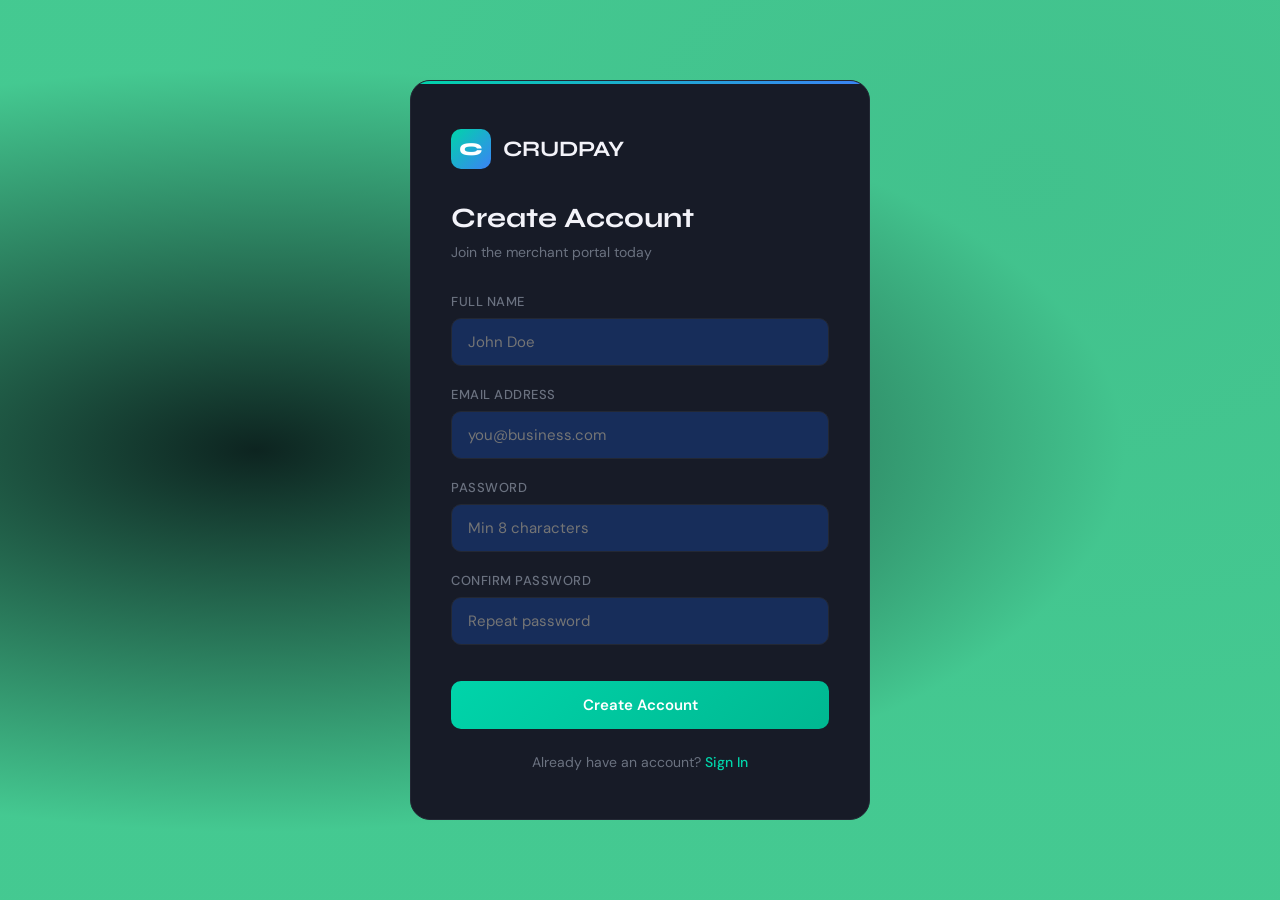
<file: main_dashboard.html>
<!DOCTYPE html>
<html lang="en">
<head>
<meta charset="UTF-8">
<meta name="viewport" content="width=device-width, initial-scale=1.0">
<title>CRUDPAY — Portal</title>
<link href="https://fonts.googleapis.com/css2?family=Syne:wght@400;600;700;800&family=DM+Sans:wght@300;400;500;600&display=swap" rel="stylesheet">
<style>
  :root {
    --bg: #44c991f4;
    --surface: #171b27;
    --surface2: #172d5a;
    --border: #232834;
    --accent: #00d4aa;
    --accent2: #3b82f6;
    --danger: #ef4444;
    --warning: #f59e0b;
    --success: #10b981;
    --text: #f3f3f9;
    --muted: #6b7280;
    --card: #263664;
  }
  *, *::before, *::after { box-sizing: border-box; margin: 0; padding: 0; }
  html { font-size: 16px; }
  body {
    background: var(--bg);
    color: var(--text);
    font-family: 'DM Sans', sans-serif;
    min-height: 100vh;
    overflow-x: hidden;
  }

  /* ── PAGES ── */
  .page { display: none; min-height: 100vh; }
  .page.active { display: flex; }

  /* ── AUTH PAGES ── */
  .auth-wrap {
    width: 100%; min-height: 100vh;
    display: flex; align-items: center; justify-content: center;
    background: radial-gradient(ellipse at 20% 50%, #0d2420 0%, var(--bg) 60%),
                radial-gradient(ellipse at 80% 20%, #0d1a2e 0%, transparent 60%);
    padding: 24px;
  }
  .auth-card {
    background: var(--surface);
    border: 1px solid var(--border);
    border-radius: 20px;
    padding: 48px 40px;
    width: 100%; max-width: 460px;
    position: relative;
    overflow: hidden;
  }
  .auth-card::before {
    content: '';
    position: absolute; top: 0; left: 0; right: 0; height: 3px;
    background: linear-gradient(90deg, var(--accent), var(--accent2));
  }
  .brand { display: flex; align-items: center; gap: 12px; margin-bottom: 32px; }
  .brand-icon {
    width: 40px; height: 40px; border-radius: 10px;
    background: linear-gradient(135deg, var(--accent), var(--accent2));
    display: flex; align-items: center; justify-content: center;
    font-family: 'Syne', sans-serif; font-weight: 800; font-size: 18px; color: #fff;
  }
  .brand-name { font-family: 'Syne', sans-serif; font-weight: 700; font-size: 22px; }
  .auth-title { font-family: 'Syne', sans-serif; font-weight: 700; font-size: 28px; margin-bottom: 8px; }
  .auth-sub { color: var(--muted); font-size: 14px; margin-bottom: 32px; }
  .field { margin-bottom: 20px; }
  .field label { display: block; font-size: 13px; font-weight: 500; color: var(--muted); margin-bottom: 8px; letter-spacing: .04em; text-transform: uppercase; }
  .field input, .field select, .field textarea {
    width: 100%; background: var(--surface2); border: 1px solid var(--border);
    border-radius: 10px; padding: 13px 16px; color: var(--text);
    font-family: 'DM Sans', sans-serif; font-size: 15px;
    transition: border-color .2s;
    outline: none;
  }
  .field input:focus, .field select:focus, .field textarea:focus {
    border-color: var(--accent);
    box-shadow: 0 0 0 3px rgba(0,212,170,.1);
  }
  .field select { appearance: none; cursor: pointer; }
  .field textarea { resize: vertical; min-height: 80px; }
  .btn {
    display: inline-flex; align-items: center; justify-content: center; gap: 8px;
    padding: 14px 24px; border-radius: 10px; border: none;
    font-family: 'DM Sans', sans-serif; font-size: 15px; font-weight: 600;
    cursor: pointer; transition: all .2s; text-decoration: none;
  }
  .btn-primary {
    background: linear-gradient(135deg, var(--accent), #00b891);
    color: #fff; width: 100%;
  }
  .btn-primary:hover { transform: translateY(-1px); box-shadow: 0 8px 24px rgba(0,212,170,.3); }
  .btn-secondary {
    background: var(--surface2); color: var(--text); border: 1px solid var(--border);
  }
  .btn-secondary:hover { border-color: var(--accent); color: var(--accent); }
  .btn-danger { background: var(--danger); color: #fff; }
  .btn-ghost { background: transparent; color: var(--muted); border: 1px solid var(--border); }
  .btn-ghost:hover { color: var(--text); border-color: var(--muted); }
  .auth-switch { text-align: center; margin-top: 24px; font-size: 14px; color: var(--muted); }
  .auth-switch a { color: var(--accent); text-decoration: none; font-weight: 500; cursor: pointer; }
  .err-msg { color: var(--danger); font-size: 13px; margin-top: 8px; display: none; }
  .err-msg.show { display: block; }
  .success-msg { color: var(--success); font-size: 13px; margin-top: 8px; display: none; }
  .success-msg.show { display: block; }

  /* ── ONBOARDING ── */
  .onboard-wrap {
    width: 100%; min-height: 100vh;
    background: var(--bg); padding: 24px;
    display: flex; flex-direction: column; align-items: center;
  }
  .onboard-header {
    width: 100%; max-width: 720px;
    display: flex; align-items: center; justify-content: space-between;
    margin-bottom: 32px; padding-top: 8px;
  }
  .step-bar {
    display: flex; gap: 8px; align-items: center;
  }
  .step-dot {
    width: 32px; height: 32px; border-radius: 50%;
    border: 2px solid var(--border); display: flex; align-items: center;
    justify-content: center; font-size: 13px; font-weight: 600; color: var(--muted);
    position: relative; transition: all .3s;
  }
  .step-dot.done { background: var(--accent); border-color: var(--accent); color: #fff; }
  .step-dot.active { border-color: var(--accent); color: var(--accent); }
  .step-line { width: 40px; height: 2px; background: var(--border); border-radius: 2px; }
  .step-line.done { background: var(--accent); }
  .onboard-card {
    background: var(--surface); border: 1px solid var(--border);
    border-radius: 20px; padding: 40px; width: 100%; max-width: 720px;
    position: relative; overflow: hidden;
  }
  .onboard-card::before {
    content: ''; position: absolute; top: 0; left: 0; right: 0; height: 3px;
    background: linear-gradient(90deg, var(--accent), var(--accent2));
  }
  .onboard-title { font-family: 'Syne', sans-serif; font-weight: 700; font-size: 24px; margin-bottom: 6px; }
  .onboard-sub { color: var(--muted); font-size: 14px; margin-bottom: 32px; }
  .form-grid { display: grid; grid-template-columns: 1fr 1fr; gap: 20px; }
  @media(max-width: 600px) { .form-grid { grid-template-columns: 1fr; } }
  .form-full { grid-column: 1 / -1; }
  .onboard-nav {
    display: flex; justify-content: space-between; align-items: center;
    margin-top: 32px; padding-top: 24px; border-top: 1px solid var(--border);
  }
  .progress-text { font-size: 13px; color: var(--muted); }
  .progress-bar-wrap {
    width: 100%; max-width: 720px; margin-bottom: 16px;
  }
  .progress-bar-bg {
    height: 4px; background: var(--border); border-radius: 4px; overflow: hidden;
  }
  .progress-bar-fill {
    height: 100%; background: linear-gradient(90deg, var(--accent), var(--accent2));
    border-radius: 4px; transition: width .5s ease;
  }

  /* ── DOCUMENT UPLOAD ── */
  .doc-grid { display: grid; grid-template-columns: 1fr 1fr; gap: 20px; }
  @media(max-width: 600px) { .doc-grid { grid-template-columns: 1fr; } }
  .doc-card {
    border: 2px dashed var(--border); border-radius: 14px;
    padding: 28px 20px; text-align: center; cursor: pointer;
    transition: all .3s; position: relative; overflow: hidden;
  }
  .doc-card:hover { border-color: var(--accent); background: rgba(0,212,170,.04); }
  .doc-card.uploaded { border-style: solid; border-color: var(--success); background: rgba(16,185,129,.06); }
  .doc-card input[type=file] {
    position: absolute; inset: 0; opacity: 0; cursor: pointer; width: 100%;
  }
  .doc-icon { font-size: 32px; margin-bottom: 12px; }
  .doc-name { font-weight: 600; font-size: 15px; margin-bottom: 4px; }
  .doc-hint { font-size: 12px; color: var(--muted); }
  .doc-status { margin-top: 10px; font-size: 13px; font-weight: 500; }
  .doc-status.ok { color: var(--success); }
  .doc-status.pending { color: var(--muted); }

  /* ── DASHBOARD LAYOUT ── */
  #page-dashboard {
    flex-direction: row; min-height: 100vh; background: var(--bg);
  }
  .sidebar {
    width: 260px; min-height: 100vh; background: var(--surface);
    border-right: 1px solid var(--border); display: flex; flex-direction: column;
    position: fixed; top: 0; left: 0; z-index: 100;
    transform: translateX(-100%); transition: transform .3s ease;
  }
  .sidebar.open { transform: translateX(0); }
  .sidebar-header {
    padding: 24px 20px; border-bottom: 1px solid var(--border);
    display: flex; align-items: center; justify-content: space-between;
  }
  .sidebar-nav { padding: 16px 12px; flex: 1; }
  .nav-item {
    display: flex; align-items: center; gap: 12px;
    padding: 12px 16px; border-radius: 10px; cursor: pointer;
    font-size: 14px; font-weight: 500; color: var(--muted);
    transition: all .2s; margin-bottom: 4px;
  }
  .nav-item:hover { background: var(--surface2); color: var(--text); }
  .nav-item.active { background: rgba(0,212,170,.1); color: var(--accent); }
  .nav-item .ni { font-size: 18px; }
  .sidebar-footer { padding: 16px 20px; border-top: 1px solid var(--border); }
  .dash-main {
    flex: 1; margin-left: 0; padding: 0; min-height: 100vh;
    display: flex; flex-direction: column;
  }
  .topbar {
    background: var(--surface); border-bottom: 1px solid var(--border);
    padding: 16px 24px; display: flex; align-items: center; gap: 16px;
    position: sticky; top: 0; z-index: 50;
  }
  .hamburger {
    width: 36px; height: 36px; border-radius: 8px; background: var(--surface2);
    border: 1px solid var(--border); display: flex; flex-direction: column;
    align-items: center; justify-content: center; gap: 5px; cursor: pointer;
    transition: all .2s;
  }
  .hamburger:hover { border-color: var(--accent); }
  .hamburger span { display: block; width: 16px; height: 2px; background: var(--text); border-radius: 2px; }
  .topbar-title { font-family: 'Syne', sans-serif; font-weight: 700; font-size: 18px; flex: 1; }
  .topbar-right { display: flex; align-items: center; gap: 12px; }
  .avatar {
    width: 36px; height: 36px; border-radius: 50%;
    background: linear-gradient(135deg, var(--accent), var(--accent2));
    display: flex; align-items: center; justify-content: center;
    font-weight: 700; font-size: 14px; color: #fff; cursor: pointer;
  }
  .dash-content { padding: 32px 24px; flex: 1; max-width: 1200px; width: 100%; }
  @media(max-width:768px) { .dash-content { padding: 20px 16px; } }

  /* ── CARDS ── */
  .kpi-grid { display: grid; grid-template-columns: repeat(auto-fill, minmax(200px, 1fr)); gap: 16px; margin-bottom: 28px; }
  .kpi-card {
    background: var(--card); border: 1px solid var(--border); border-radius: 14px;
    padding: 20px; position: relative; overflow: hidden;
  }
  .kpi-card::after {
    content: ''; position: absolute; bottom: 0; left: 0; right: 0; height: 3px;
    background: var(--accent-c, var(--accent));
  }
  .kpi-label { font-size: 12px; color: var(--muted); text-transform: uppercase; letter-spacing: .06em; margin-bottom: 10px; }
  .kpi-val { font-family: 'Syne', sans-serif; font-weight: 700; font-size: 26px; }
  .kpi-sub { font-size: 12px; color: var(--muted); margin-top: 4px; }
  .badge {
    display: inline-flex; align-items: center; gap: 4px;
    padding: 4px 10px; border-radius: 20px; font-size: 12px; font-weight: 600;
  }
  .badge-danger { background: rgba(239,68,68,.15); color: var(--danger); }
  .badge-success { background: rgba(16,185,129,.15); color: var(--success); }
  .badge-warning { background: rgba(245,158,11,.15); color: var(--warning); }
  .badge-blue { background: rgba(59,130,246,.15); color: var(--accent2); }
  .badge-muted { background: rgba(107,114,128,.15); color: var(--muted); }

  /* ── PROFILE SECTION ── */
  .profile-card {
    background: var(--card); border: 1px solid var(--border); border-radius: 16px;
    padding: 28px; margin-bottom: 24px;
  }
  .profile-header { display: flex; align-items: center; gap: 20px; margin-bottom: 24px; }
  .profile-avatar {
    width: 72px; height: 72px; border-radius: 50%;
    background: linear-gradient(135deg, var(--accent), var(--accent2));
    display: flex; align-items: center; justify-content: center;
    font-family: 'Syne', sans-serif; font-weight: 800; font-size: 28px; color: #fff;
    flex-shrink: 0;
  }
  .profile-info { flex: 1; }
  .profile-name { font-family: 'Syne', sans-serif; font-weight: 700; font-size: 22px; margin-bottom: 4px; }
  .profile-id { font-size: 13px; color: var(--muted); margin-bottom: 8px; font-family: monospace; }
  .profile-grid {
    display: grid; grid-template-columns: repeat(auto-fill, minmax(220px, 1fr)); gap: 16px;
  }
  .profile-field { }
  .profile-field .pf-label { font-size: 11px; color: var(--muted); text-transform: uppercase; letter-spacing: .06em; margin-bottom: 4px; }
  .profile-field .pf-val { font-size: 14px; font-weight: 500; }

  /* ── ALERT PAGE ── */
  .alert-wrap { display: flex; gap: 24px; flex-wrap: wrap; }
  .alert-panel {
    flex: 1; min-width: 280px; background: var(--card);
    border: 1px solid var(--border); border-radius: 16px; padding: 24px;
  }
  .alert-panel-title {
    font-family: 'Syne', sans-serif; font-weight: 700; font-size: 18px;
    margin-bottom: 20px; display: flex; align-items: center; gap: 10px;
  }
  .compose-field { margin-bottom: 16px; }
  .compose-field label { display: block; font-size: 12px; color: var(--muted); margin-bottom: 6px; text-transform: uppercase; letter-spacing: .05em; }
  .compose-field input, .compose-field textarea {
    width: 100%; background: var(--surface2); border: 1px solid var(--border);
    border-radius: 8px; padding: 11px 14px; color: var(--text);
    font-family: 'DM Sans', sans-serif; font-size: 14px; outline: none;
    transition: border-color .2s;
  }
  .compose-field textarea { min-height: 120px; resize: vertical; }
  .compose-field input:focus, .compose-field textarea:focus { border-color: var(--accent); }
  .notification-list { display: flex; flex-direction: column; gap: 12px; }
  .notif-item {
    background: var(--surface2); border: 1px solid var(--border); border-radius: 10px;
    padding: 14px 16px;
  }
  .notif-item .ni-header { display: flex; align-items: center; justify-content: space-between; margin-bottom: 4px; }
  .notif-item .ni-name { font-weight: 600; font-size: 14px; }
  .notif-item .ni-time { font-size: 12px; color: var(--muted); }
  .notif-item .ni-msg { font-size: 13px; color: var(--muted); }

  /* ── OVERLAY ── */
  .overlay {
    display: none; position: fixed; inset: 0; background: rgba(0,0,0,.6);
    z-index: 90; backdrop-filter: blur(2px);
  }
  .overlay.show { display: block; }

  /* ── TOAST ── */
  .toast {
    position: fixed; bottom: 24px; right: 24px; z-index: 999;
    background: var(--surface); border: 1px solid var(--border);
    border-radius: 12px; padding: 14px 20px;
    font-size: 14px; font-weight: 500;
    transform: translateY(100px); opacity: 0;
    transition: all .3s ease; max-width: 320px;
  }
  .toast.show { transform: translateY(0); opacity: 1; }
  .toast.success { border-color: var(--success); color: var(--success); }
  .toast.danger { border-color: var(--danger); color: var(--danger); }
  .toast.info { border-color: var(--accent2); color: var(--accent2); }

  /* ── SECTION TITLE ── */
  .section-title {
    font-family: 'Syne', sans-serif; font-weight: 700; font-size: 20px;
    margin-bottom: 20px; display: flex; align-items: center; gap: 10px;
  }

  /* ── DASHBOARD SUB SECTIONS ── */
  .dash-section { margin-bottom: 32px; }
  .info-row {
    display: flex; align-items: center; gap: 8px; padding: 12px 0;
    border-bottom: 1px solid var(--border); font-size: 14px;
  }
  .info-row:last-child { border-bottom: none; }
  .info-row .ir-key { color: var(--muted); width: 160px; flex-shrink: 0; font-size: 13px; }
  .info-row .ir-val { font-weight: 500; }

  /* Segment debug panel */
  .seg-panel {
    position: fixed; bottom: 0; left: 0; right: 0; z-index: 200;
    background: rgba(10,12,16,.95); border-top: 1px solid var(--border);
    padding: 8px 16px; font-size: 11px; color: var(--muted);
    display: flex; align-items: center; gap: 8px; font-family: monospace;
    display: none;
  }

  /* Scrollbar */
  ::-webkit-scrollbar { width: 6px; }
  ::-webkit-scrollbar-track { background: var(--surface); }
  ::-webkit-scrollbar-thumb { background: var(--border); border-radius: 3px; }
  @keyframes pulse { 0%,100%{opacity:1;} 50%{opacity:.3;} }

  /* Responsive sidebar */
  @media(min-width:900px) {
    .sidebar { transform: translateX(0); position: fixed; }
    .dash-main { margin-left: 260px; }
    .hamburger { display: none; }
    .overlay { display: none !important; }
  }

  .dash-views > div { display: none; }
  .dash-views > div.active { display: block; }
  .btn-sm { padding: 8px 14px; font-size: 13px; }
  .mt-2 { margin-top: 8px; }
  .mt-4 { margin-top: 16px; }
  .flex { display: flex; }
  .gap-2 { gap: 8px; }
  .items-center { align-items: center; }
  .justify-between { justify-content: space-between; }
</style>
</head>
<body>

<!-- Segment Analytics -->
<script>
  !function(){var i="analytics",analytics=window[i]=window[i]||[];if(!analytics.initialize)if(analytics.invoked)window.console&&console.error&&console.error("Segment snippet included twice.");else{analytics.invoked=!0;analytics.methods=["trackSubmit","trackClick","trackLink","trackForm","pageview","identify","reset","group","track","ready","alias","debug","page","screen","once","off","on","addSourceMiddleware","addIntegrationMiddleware","setAnonymousId","addDestinationMiddleware","register"];analytics.factory=function(e){return function(){if(window[i].initialized)return window[i][e].apply(window[i],arguments);var n=Array.prototype.slice.call(arguments);if(["track","screen","alias","group","page","identify"].indexOf(e)>-1){var c=document.querySelector("link[rel='canonical']");n.push({__t:"bpc",c:c&&c.getAttribute("href")||void 0,p:location.pathname,u:location.href,s:location.search,t:document.title,r:document.referrer})}n.unshift(e);analytics.push(n);return analytics}};for(var n=0;n<analytics.methods.length;n++){var key=analytics.methods[n];analytics[key]=analytics.factory(key)}analytics.load=function(key,n){var t=document.createElement("script");t.type="text/javascript";t.async=!0;t.setAttribute("data-global-segment-analytics-key",i);t.src="https://cdn.segment.com/analytics.js/v1/" + key + "/analytics.min.js";var r=document.getElementsByTagName("script")[0];r.parentNode.insertBefore(t,r);analytics._loadOptions=n};analytics._writeKey="A6OwrhlAmXxkxkwm3Vnnizkmy18shHkI";;analytics.SNIPPET_VERSION="5.2.0";
  analytics.load("A6OwrhlAmXxkxkwm3Vnnizkmy18shHkI");
  analytics.page();
  }}();
</script>

<!-- TOAST -->
<div class="toast" id="toast"></div>

<!-- RECOVERY OVERLAY -->
<div id="recovery-overlay" style="display:none;position:fixed;inset:0;z-index:1000;background:rgba(10,12,16,.96);backdrop-filter:blur(8px);align-items:center;justify-content:center;flex-direction:column;">
  <div style="background:var(--surface);border:1px solid var(--border);border-radius:20px;padding:40px 36px;width:100%;max-width:460px;text-align:center;position:relative;overflow:hidden;">
    <div style="position:absolute;top:0;left:0;right:0;height:3px;background:linear-gradient(90deg,var(--danger),var(--accent));"></div>
    <div style="font-size:40px;margin-bottom:10px;">🔐</div>
    <div style="font-family:'Syne',sans-serif;font-weight:700;font-size:22px;margin-bottom:4px;">Account Recovery</div>
    <div style="font-size:13px;color:var(--muted);margin-bottom:20px;" id="recovery-detail-text">Recovering your account…</div>

    <!-- Live Churn + Trust badges -->
    <div style="display:grid;grid-template-columns:1fr 1fr;gap:10px;margin-bottom:20px;">
      <div style="background:var(--surface2);border-radius:10px;padding:12px;">
        <div style="font-size:10px;color:var(--muted);text-transform:uppercase;letter-spacing:.06em;margin-bottom:4px;">Churn Risk</div>
        <div style="font-size:16px;font-weight:700;color:#ef4444;" id="recovery-churn-badge">—</div>
        <div style="font-size:11px;color:var(--muted);margin-top:2px;" id="recovery-churn-pct"></div>
      </div>
      <div style="background:var(--surface2);border-radius:10px;padding:12px;">
        <div style="font-size:10px;color:var(--muted);text-transform:uppercase;letter-spacing:.06em;margin-bottom:4px;">Trust Score</div>
        <div style="font-size:16px;font-weight:700;color:var(--accent);" id="recovery-trust-badge">—</div>
      </div>
    </div>

    <div style="background:var(--surface2);border-radius:100px;height:12px;overflow:hidden;margin-bottom:16px;">
      <div id="recovery-bar-fill" style="height:100%;width:0%;border-radius:100px;transition:width .75s ease,background .75s ease;background:var(--danger);"></div>
    </div>
    <div style="font-family:'Syne',sans-serif;font-weight:800;font-size:36px;margin-bottom:4px;" id="recovery-pct-text">0%</div>
    <div style="font-size:15px;font-weight:600;" id="recovery-status-text">Initiating…</div>
  </div>
</div>

<!-- OVERLAY -->
<div class="overlay" id="overlay" onclick="closeSidebar()"></div>

<!-- ══════════════════════════════════════════
     PAGE 1: SIGNUP
══════════════════════════════════════════ -->
<div class="page active" id="page-signup">
  <div class="auth-wrap">
    <div class="auth-card">
      <div class="brand">
        <div class="brand-icon">C</div>
        <div class="brand-name">CRUDPAY</div>
      </div>
      <div class="auth-title">Create Account</div>
      <div class="auth-sub">Join the merchant portal today</div>
      <div class="field">
        <label>Full Name</label>
        <input type="text" id="su-name" placeholder="John Doe" />
      </div>
      <div class="field">
        <label>Email Address</label>
        <input type="email" id="su-email" placeholder="you@business.com" />
      </div>
      <div class="field">
        <label>Password</label>
        <input type="password" id="su-pass" placeholder="Min 8 characters" />
      </div>
      <div class="field">
        <label>Confirm Password</label>
        <input type="password" id="su-pass2" placeholder="Repeat password" />
      </div>
      <div class="err-msg" id="su-err"></div>
      <button class="btn btn-primary mt-4" onclick="doSignup()">Create Account</button>
      <div class="auth-switch">Already have an account? <a onclick="showPage('page-login')">Sign In</a></div>
    </div>
  </div>
</div>

<!-- ══════════════════════════════════════════
     PAGE 2: LOGIN
══════════════════════════════════════════ -->
<div class="page" id="page-login">
  <div class="auth-wrap">
    <div class="auth-card">
      <div class="brand">
        <div class="brand-icon">C</div>
        <div class="brand-name">CRUDPAY</div>
      </div>
      <div class="auth-title">Welcome Back</div>
      <div class="auth-sub">Sign in to your merchant portal</div>
      <div class="field">
        <label>Email Address</label>
        <input type="email" id="li-email" placeholder="you@business.com" />
      </div>
      <div class="field">
        <label>Password</label>
        <input type="password" id="li-pass" placeholder="Your password" />
      </div>
      <div class="err-msg" id="li-err"></div>
      <button class="btn btn-primary mt-4" onclick="doLogin()">Sign In</button>
      <div class="auth-switch">Don't have an account? <a onclick="showPage('page-signup')">Sign Up</a></div>
    </div>
  </div>
</div>

<!-- ══════════════════════════════════════════
     PAGE 3: ONBOARDING — PERSONAL DETAILS
══════════════════════════════════════════ -->
<div class="page" id="page-onboard1" style="flex-direction:column;">
  <div class="onboard-wrap">
    <div class="onboard-header">
      <div class="brand"><div class="brand-icon">CRUDPAY</div><div class="brand-name">CRUDPAY</div></div>
      <button class="btn btn-ghost btn-sm" onclick="skipOnboarding()">Skip for now →</button>
    </div>
    <div class="progress-bar-wrap">
      <div style="display:flex;justify-content:space-between;margin-bottom:6px;">
        <span style="font-size:12px;color:var(--muted);">Onboarding Progress</span>
        <span id="ob1-pct" style="font-size:12px;color:var(--accent);">0%</span>
      </div>
      <div class="progress-bar-bg"><div class="progress-bar-fill" id="ob1-bar" style="width:0%"></div></div>
    </div>
    <div style="display:flex;align-items:center;gap:8px;margin-bottom:20px;">
      <div class="step-dot active" id="sd1">1</div>
      <div class="step-line" id="sl1"></div>
      <div class="step-dot" id="sd2">2</div>
      <div class="step-line" id="sl2"></div>
      <div class="step-dot" id="sd3">3</div>
    </div>
    <div class="onboard-card">
      <div class="onboard-title">Personal Details</div>
      <div class="onboard-sub">Tell us about yourself — you can always update this later.</div>
      <div class="form-grid">
        <div class="field"><label>First Name</label><input type="text" id="ob-fname" placeholder="John" oninput="updateOb1Progress()"/></div>
        <div class="field"><label>Last Name</label><input type="text" id="ob-lname" placeholder="Doe" oninput="updateOb1Progress()"/></div>
        <div class="field"><label>Age</label><input type="number" id="ob-age" placeholder="30" min="18" oninput="updateOb1Progress()"/></div>
        <div class="field"><label>Contact Number</label><input type="tel" id="ob-contact" placeholder="+91 98765 43210" oninput="updateOb1Progress()"/></div>
        <div class="field form-full"><label>Residential Address</label><textarea id="ob-address" placeholder="Street, City, State, PIN" oninput="updateOb1Progress()"></textarea></div>
        <div class="field"><label>Enterprise Name</label><input type="text" id="ob-ename" placeholder="Acme Pvt. Ltd." oninput="updateOb1Progress()"/></div>
        <div class="field"><label>Enterprise Address</label><input type="text" id="ob-eaddr" placeholder="Business address" oninput="updateOb1Progress()"/></div>
        <div class="field"><label>Business Type</label>
          <select id="ob-btype" onchange="updateOb1Progress()">
            <option value="">Select type…</option>
            <option>Retail</option><option>Wholesale</option><option>E-Commerce</option>
            <option>Manufacturing</option><option>Services</option><option>Import/Export</option><option>Other</option>
          </select>
        </div>
        <div class="field"><label>Monthly Income (₹)</label><input type="number" id="ob-income" placeholder="500000" oninput="updateOb1Progress()"/></div>
      </div>
      <div class="onboard-nav">
        <span class="progress-text">Step 1 of 2 — Personal Details</span>
        <button class="btn btn-primary" style="width:auto;padding:12px 28px;" onclick="goToDocuments()">Next →</button>
      </div>
    </div>
  </div>
</div>

<!-- ══════════════════════════════════════════
     PAGE 4: ONBOARDING — DOCUMENTS
══════════════════════════════════════════ -->
<div class="page" id="page-onboard2" style="flex-direction:column;">
  <div class="onboard-wrap">
    <div class="onboard-header">
      <div class="brand"><div class="brand-icon">CRUDPAY</div><div class="brand-name">CRUDPAY</div></div>
      <button class="btn btn-ghost btn-sm" onclick="skipOnboarding()">Skip for now →</button>
    </div>
    <div class="progress-bar-wrap">
      <div style="display:flex;justify-content:space-between;margin-bottom:6px;">
        <span style="font-size:12px;color:var(--muted);">Onboarding Progress</span>
        <span id="ob2-pct" style="font-size:12px;color:var(--accent);">50%</span>
      </div>
      <div class="progress-bar-bg"><div class="progress-bar-fill" id="ob2-bar" style="width:50%"></div></div>
    </div>
    <div style="display:flex;align-items:center;gap:8px;margin-bottom:20px;">
      <div class="step-dot done" id="sd1b">✓</div>
      <div class="step-line done" id="sl1b"></div>
      <div class="step-dot active" id="sd2b">2</div>
      <div class="step-line" id="sl2b"></div>
      <div class="step-dot" id="sd3b">3</div>
    </div>
    <div class="onboard-card">
      <div class="onboard-title">Business Documents</div>
      <div class="onboard-sub">Upload your KYC and business verification documents. All files are encrypted and secure.</div>
      <div class="doc-grid" id="doc-grid">
        <!-- injected by JS -->
      </div>
      <div class="onboard-nav">
        <button class="btn btn-secondary" style="width:auto;padding:12px 28px;" onclick="showPage('page-onboard1')">← Back</button>
        <button class="btn btn-primary" style="width:auto;padding:12px 28px;" onclick="finishOnboarding()">Complete Onboarding →</button>
      </div>
    </div>
  </div>
</div>

<!-- ══════════════════════════════════════════
     PAGE 5: DASHBOARD
══════════════════════════════════════════ -->
<div class="page" id="page-dashboard">
  <!-- Sidebar -->
  <div class="sidebar" id="sidebar">
    <div class="sidebar-header">
      <div class="brand"><div class="brand-icon">CRUDPAY</div><div class="brand-name">CRUDPAY</div></div>
      <span style="cursor:pointer;color:var(--muted);font-size:20px;" onclick="closeSidebar()">✕</span>
    </div>
    <div class="sidebar-nav">
      <div class="nav-item active" onclick="switchView('overview')"><span class="ni">📊</span> Overview</div>
      <div class="nav-item" onclick="switchView('profile')"><span class="ni">👤</span> My Profile</div>
      <div class="nav-item" onclick="switchView('alert')"><span class="ni">🔔</span> Alert & Support</div>
      <div class="nav-item" onclick="switchView('documents')"><span class="ni">📄</span> My Documents</div>
      <div class="nav-item" onclick="showPage('page-onboard1')"><span class="ni">✏️</span> Edit Onboarding</div>
      <hr style="border-color:var(--border);margin:12px 0;">
      <div class="nav-item" onclick="doLogout()"><span class="ni">🚪</span> Sign Out</div>
    </div>
   
  </div>

  <!-- Main -->
  <div class="dash-main">
    <div class="topbar">
      <div class="hamburger" onclick="openSidebar()">
        <span></span><span></span><span></span>
      </div>
      <div class="topbar-title" id="view-title">Overview</div>
      <div class="topbar-right">
        <div style="font-size:12px;color:var(--muted);" id="topbar-time"></div>
        <div class="avatar" id="topbar-avatar">M</div>
      </div>
    </div>

    <div class="dash-content">
      <div class="dash-views">

        <!-- OVERVIEW VIEW -->
        <div id="view-overview" class="active">
          <div class="kpi-grid" id="kpi-grid">
            <!-- filled by JS -->
          </div>
          <div class="dash-section">
            <div class="section-title">📈 Merchant Snapshot</div>
            <div class="profile-card" id="snapshot-card">
              <!-- filled by JS -->
            </div>
          </div>
          <div class="dash-section">
            <div class="section-title">📋 Onboarding Progress</div>
            <div class="profile-card">
              <div id="ob-progress-display"></div>
              <button class="btn btn-secondary btn-sm mt-4" onclick="showPage('page-onboard1')">Continue Onboarding</button>
            </div>
          </div>
          <div class="dash-section">
            <div class="section-title">⏱️ Session Activity</div>
            <div class="profile-card" id="session-live-panel" style="min-height:80px;">
              <div style="font-size:13px;color:var(--muted);">Session data will appear here after login.</div>
            </div>
          </div>

          <!-- COMPANY INFO PANEL -->
          <div class="dash-section">
            <div class="section-title">🏢 About CRUDPAY</div>
            <div class="profile-card" style="padding:0;overflow:hidden;">
              <!-- Header banner -->
              <div style="background:linear-gradient(135deg,#0d2420 0%,#0d1a2e 100%);padding:28px 28px 20px;border-bottom:1px solid var(--border);display:flex;align-items:center;gap:16px;">
                <div style="width:52px;height:52px;border-radius:14px;background:linear-gradient(135deg,var(--accent),var(--accent2));display:flex;align-items:center;justify-content:center;font-family:'Syne',sans-serif;font-weight:800;font-size:22px;color:#fff;flex-shrink:0;">M</div>
                <div>
                  <div style="font-family:'Syne',sans-serif;font-weight:700;font-size:20px;">CRUDPAY</div>
                  <div style="font-size:13px;color:var(--muted);margin-top:2px;">Unified Merchant Intelligence Platform</div>
                </div>
                <div style="margin-left:auto;text-align:right;">
                  <div style="font-size:11px;color:var(--muted);">Platform Status</div>
                  <div style="display:flex;align-items:center;gap:6px;margin-top:4px;">
                    <span style="width:7px;height:7px;border-radius:50%;background:var(--success);display:inline-block;animation:pulse 1.5s infinite;"></span>
                    <span style="font-size:13px;font-weight:600;color:var(--success);">All Systems Operational</span>
                  </div>
                </div>
              </div>

              <div style="padding:24px 28px;">
                <!-- Stats row -->
                <div style="display:grid;grid-template-columns:repeat(auto-fill,minmax(140px,1fr));gap:12px;margin-bottom:24px;">
                  <div style="background:var(--surface2);border-radius:10px;padding:14px;text-align:center;border-top:2px solid var(--accent);">
                    <div style="font-family:'Syne',sans-serif;font-weight:700;font-size:22px;color:var(--accent);">12K+</div>
                    <div style="font-size:11px;color:var(--muted);margin-top:2px;">Active Merchants</div>
                  </div>
                  <div style="background:var(--surface2);border-radius:10px;padding:14px;text-align:center;border-top:2px solid var(--accent2);">
                    <div style="font-family:'Syne',sans-serif;font-weight:700;font-size:22px;color:var(--accent2);">₹480Cr</div>
                    <div style="font-size:11px;color:var(--muted);margin-top:2px;">GMV Processed</div>
                  </div>
                  <div style="background:var(--surface2);border-radius:10px;padding:14px;text-align:center;border-top:2px solid var(--success);">
                    <div style="font-family:'Syne',sans-serif;font-weight:700;font-size:22px;color:var(--success);">99.9%</div>
                    <div style="font-size:11px;color:var(--muted);margin-top:2px;">Uptime SLA</div>
                  </div>
                  <div style="background:var(--surface2);border-radius:10px;padding:14px;text-align:center;border-top:2px solid var(--warning);">
                    <div style="font-family:'Syne',sans-serif;font-weight:700;font-size:22px;color:var(--warning);">< 2hr</div>
                    <div style="font-size:11px;color:var(--muted);margin-top:2px;">Avg Support SLA</div>
                  </div>
                </div>

                <!-- About text -->
                <div style="margin-bottom:20px;padding:16px;background:rgba(0,212,170,.05);border:1px solid rgba(0,212,170,.15);border-radius:12px;">
                  <div style="font-size:13px;color:var(--text);line-height:1.7;">
                    CRUDPAY is India's leading merchant onboarding and intelligence platform, trusted by over 12,000 businesses across retail, e-commerce, manufacturing, and services. We streamline KYC verification, business activation, and real-time risk monitoring — all in one place.
                  </div>
                </div>

                <!-- Feature highlights -->
                <div style="display:grid;grid-template-columns:1fr 1fr;gap:12px;margin-bottom:20px;">
                  <div style="display:flex;align-items:flex-start;gap:10px;padding:12px;background:var(--surface2);border-radius:10px;">
                    <span style="font-size:20px;flex-shrink:0;">🛡️</span>
                    <div>
                      <div style="font-size:13px;font-weight:600;margin-bottom:2px;">KYC & Compliance</div>
                      <div style="font-size:12px;color:var(--muted);">RBI-compliant document verification with AES-256 encryption</div>
                    </div>
                  </div>
                  <div style="display:flex;align-items:flex-start;gap:10px;padding:12px;background:var(--surface2);border-radius:10px;">
                    <span style="font-size:20px;flex-shrink:0;">📊</span>
                    <div>
                      <div style="font-size:13px;font-weight:600;margin-bottom:2px;">Real-Time Analytics</div>
                      <div style="font-size:12px;color:var(--muted);">Live churn risk, trust scoring & session intelligence</div>
                    </div>
                  </div>
                  <div style="display:flex;align-items:flex-start;gap:10px;padding:12px;background:var(--surface2);border-radius:10px;">
                    <span style="font-size:20px;flex-shrink:0;">⚡</span>
                    <div>
                      <div style="font-size:13px;font-weight:600;margin-bottom:2px;">Instant Activation</div>
                      <div style="font-size:12px;color:var(--muted);">Complete onboarding in under 10 minutes. Go live same day.</div>
                    </div>
                  </div>
                  <div style="display:flex;align-items:flex-start;gap:10px;padding:12px;background:var(--surface2);border-radius:10px;">
                    <span style="font-size:20px;flex-shrink:0;">🔔</span>
                    <div>
                      <div style="font-size:13px;font-weight:600;margin-bottom:2px;">Slack-Integrated Support</div>
                      <div style="font-size:12px;color:var(--muted);">Every support ticket instantly pings the team on Slack with full context</div>
                    </div>
                  </div>
                </div>

                <!-- Contact / links row -->
                <div style="display:flex;flex-wrap:wrap;gap:10px;padding-top:16px;border-top:1px solid var(--border);">
                  <div style="display:flex;align-items:center;gap:6px;font-size:13px;color:var(--muted);">🌐 <span style="color:var(--accent);font-weight:500;">www.crudpay.in</span></div>
                  <div style="display:flex;align-items:center;gap:6px;font-size:13px;color:var(--muted);">📧 <span>support@crudpay.in</span></div>
                  <div style="display:flex;align-items:center;gap:6px;font-size:13px;color:var(--muted);">📍 <span>Chennai · Mumbai · Bengaluru</span></div>
                  <div style="display:flex;align-items:center;gap:6px;font-size:13px;color:var(--muted);">🕘 <span>Mon–Sat, 9 AM – 6 PM IST</span></div>
                </div>
              </div>
            </div>
          </div>
        </div>

        <!-- PROFILE VIEW -->
        <div id="view-profile">
          <div class="section-title">👤 Merchant Profile</div>
          <div class="profile-card">
            <div class="profile-header">
              <div class="profile-avatar" id="p-avatar">M</div>
              <div class="profile-info">
                <div class="profile-name" id="p-name">—</div>
                <div class="profile-id" id="p-mid">MID: —</div>
                <div id="p-status-badge"></div>
              </div>
            </div>
            <div class="profile-grid" id="profile-grid">
              <!-- filled by JS -->
            </div>
          </div>
        </div>

        <!-- ALERT VIEW -->
        <div id="view-alert">
          <div class="section-title">🔔 Alert &amp; Support</div>
          <div class="alert-wrap">
            <!-- Email Compose -->
            <div class="alert-panel">
              <div class="alert-panel-title">✉️ Contact Support Team</div>
              <div class="compose-field">
                <label>To</label>
                <input type="text" value="angel27angee@gmail.com" readonly style="opacity:.6;" />
              </div>
              <div class="compose-field">
                <label>Subject</label>
                <input type="text" id="mail-subject" placeholder="Describe your issue briefly…" />
              </div>
              <div class="compose-field">
                <label>Message</label>
                <textarea id="mail-body" placeholder="Write your message to the support team here. Include your Merchant ID for faster resolution…"></textarea>
              </div>
              <button class="btn btn-primary" onclick="sendSupportEmail()">Send to Support Team</button>
              <div class="success-msg" id="mail-success">✓ Message sent! Support team notified via Slack.</div>
            </div>
            <!-- Notifications panel -->
            <div class="alert-panel" style="max-width:340px;">
              <div class="alert-panel-title">📢 Support Notifications</div>
              <div class="notification-list" id="notif-list">
                <div class="notif-item">
                  <div class="ni-header">
                    <span class="ni-name">Support Bot</span>
                    <span class="ni-time">Just now</span>
                  </div>
                  <div class="ni-msg">Welcome! Our support team is available Mon–Sat, 9AM–6PM IST.</div>
                </div>
              </div>
              <div style="margin-top:16px;padding:14px;background:rgba(107,114,128,.1);border-radius:10px;font-size:13px;color:var(--muted);">
                <div style="font-weight:600;color:var(--text);margin-bottom:4px;">🔗 Slack Integration</div>
                When you send a message, our support team receives an instant Slack notification with your Merchant ID and query details.
              </div>
            </div>
          </div>
        </div>

        <!-- DOCUMENTS VIEW -->
        <div id="view-documents">
          <div class="section-title">📄 My Documents</div>
          <div class="profile-card">
            <div id="docs-display">
              <!-- filled by JS -->
            </div>
            <button class="btn btn-secondary btn-sm mt-4" onclick="showPage('page-onboard2')">Upload / Update Documents</button>
          </div>
        </div>

      </div>
    </div>
  </div>
</div>

<script>
// ═══════════════════════════════════════
// SESSION TRACKING
// ═══════════════════════════════════════
const sessionState = {
  startTime: null,
  milestones: [],
  intervalId: null,
  milestonesSent: {},
};

function startSession(user) {
  sessionState.startTime = new Date();
  sessionState.milestones = [];
  sessionState.milestonesSent = {};

  const ts = sessionState.startTime.toISOString();
  analytics.track('Session Started', {
    merchantId: user.mid,
    sessionStartedAt: ts,
    sessionStartedAtLocal: sessionState.startTime.toLocaleString('en-IN'),
    churnRisk: user.churnRisk,
    trustScore: user.trustScore,
  });

  updateSessionPanel();

  clearInterval(sessionState.intervalId);
  sessionState.intervalId = setInterval(() => {
    const elapsed = Math.floor((Date.now() - sessionState.startTime.getTime()) / 1000);
    updateSessionPanel();
    const milestoneSeconds = [60, 300, 600, 1800];
    milestoneSeconds.forEach(ms => {
      if (elapsed >= ms && !sessionState.milestonesSent[ms]) {
        sessionState.milestonesSent[ms] = true;
        const label = ms < 60 ? ms + 's' : (ms / 60) + ' min';
        analytics.track('Session Milestone', {
          merchantId: user.mid,
          milestone: label,
          elapsedSeconds: elapsed,
          reachedAt: new Date().toISOString(),
          reachedAtLocal: new Date().toLocaleString('en-IN'),
        });
        sessionState.milestones.push({ label, time: new Date().toLocaleTimeString('en-IN') });
        updateSessionPanel();
      }
    });
  }, 30000);
}

function endSession(user) {
  if (!sessionState.startTime) return;
  const endTime = new Date();
  const durationSec = Math.floor((endTime - sessionState.startTime) / 1000);
  clearInterval(sessionState.intervalId);
  analytics.track('Session Ended', {
    merchantId: user.mid,
    sessionStartedAt: sessionState.startTime.toISOString(),
    sessionEndedAt: endTime.toISOString(),
    sessionEndedAtLocal: endTime.toLocaleString('en-IN'),
    durationSeconds: durationSec,
    durationFormatted: formatDuration(durationSec),
    milestonesReached: Object.keys(sessionState.milestonesSent).length,
  });
  sessionState.startTime = null;
}

function formatDuration(sec) {
  if (sec < 60) return sec + 's';
  const m = Math.floor(sec / 60), s = sec % 60;
  if (m < 60) return `${m}m ${s}s`;
  return `${Math.floor(m/60)}h ${m%60}m`;
}

function updateSessionPanel() {
  const el = document.getElementById('session-live-panel');
  if (!el || !sessionState.startTime) return;
  const elapsed = Math.floor((Date.now() - sessionState.startTime.getTime()) / 1000);
  const milestonesHtml = sessionState.milestones.length
    ? sessionState.milestones.map(m => `<div style="display:flex;justify-content:space-between;padding:4px 0;border-bottom:1px solid var(--border);font-size:12px;"><span>🏁 ${m.label}</span><span style="color:var(--muted);">${m.time}</span></div>`).join('')
    : '<div style="font-size:12px;color:var(--muted);">No milestones yet (1m, 5m, 10m, 30m)</div>';

  el.innerHTML = `
    <div style="display:flex;align-items:center;gap:8px;margin-bottom:12px;">
      <span style="width:8px;height:8px;border-radius:50%;background:var(--success);display:inline-block;animation:pulse 1.5s infinite;"></span>
      <span style="font-size:13px;font-weight:600;color:var(--success);">Session Active</span>
      <span style="font-size:11px;color:var(--muted);margin-left:auto;">${new Date().toLocaleDateString('en-IN')}</span>
    </div>
    <div style="display:grid;grid-template-columns:1fr 1fr;gap:10px;margin-bottom:12px;">
      <div style="background:var(--surface2);border-radius:8px;padding:10px;">
        <div style="font-size:10px;color:var(--muted);text-transform:uppercase;letter-spacing:.06em;margin-bottom:3px;">Started At</div>
        <div style="font-size:13px;font-weight:600;">${sessionState.startTime.toLocaleTimeString('en-IN')}</div>
      </div>
      <div style="background:var(--surface2);border-radius:8px;padding:10px;">
        <div style="font-size:10px;color:var(--muted);text-transform:uppercase;letter-spacing:.06em;margin-bottom:3px;">Duration</div>
        <div style="font-size:13px;font-weight:600;color:var(--accent);" id="session-duration-counter">${formatDuration(elapsed)}</div>
      </div>
    </div>
    <div style="font-size:11px;color:var(--muted);text-transform:uppercase;letter-spacing:.06em;margin-bottom:6px;">Session Milestones</div>
    <div style="max-height:100px;overflow-y:auto;">${milestonesHtml}</div>
  `;

  clearInterval(window._sessionCounterInterval);
  window._sessionCounterInterval = setInterval(() => {
    const ctr = document.getElementById('session-duration-counter');
    if (!ctr || !sessionState.startTime) { clearInterval(window._sessionCounterInterval); return; }
    const s = Math.floor((Date.now() - sessionState.startTime.getTime()) / 1000);
    ctr.textContent = formatDuration(s);
  }, 1000);
}

// ═══════════════════════════════════════
// STATE MANAGEMENT (localStorage per user)
// ═══════════════════════════════════════
const DOC_TYPES = [
  { id: 'pan',   label: 'PAN Card',          icon: '🪪', hint: 'PDF or JPG, max 5MB' },
  { id: 'aadhar',label: 'Aadhar Card',        icon: '🪪', hint: 'Front & back (PDF/JPG)' },
  { id: 'gst',   label: 'GST Certificate',    icon: '📋', hint: 'Official GST cert PDF' },
  { id: 'license',label:'Enterprise License', icon: '📜', hint: 'Business registration PDF' },
];

function getUsers() { return JSON.parse(localStorage.getItem('mos_users') || '{}'); }
function saveUsers(u) { localStorage.setItem('mos_users', JSON.stringify(u)); }
function getCurrentUser() { return localStorage.getItem('mos_current'); }
function setCurrentUser(email) { localStorage.setItem('mos_current', email); }
function clearCurrentUser() { localStorage.removeItem('mos_current'); }

function getUserData(email) {
  const u = getUsers();
  return u[email] || null;
}
function saveUserData(email, data) {
  const u = getUsers();
  u[email] = data;
  saveUsers(u);
}

// Generate unique merchant ID
function genMID() {
  return 'MID' + Date.now().toString(36).toUpperCase() + Math.random().toString(36).slice(2,5).toUpperCase();
}

// ═══════════════════════════════════════
// PAGE NAVIGATION
// ═══════════════════════════════════════
function showPage(id) {
  document.querySelectorAll('.page').forEach(p => p.classList.remove('active'));
  const pg = document.getElementById(id);
  if (pg) pg.classList.add('active');
  window.scrollTo(0,0);
  analytics.page(id.replace('page-','').replace('-',' '));
}

// ═══════════════════════════════════════
// SIGNUP
// ═══════════════════════════════════════
function doSignup() {
  const name  = document.getElementById('su-name').value.trim();
  const email = document.getElementById('su-email').value.trim().toLowerCase();
  const pass  = document.getElementById('su-pass').value;
  const pass2 = document.getElementById('su-pass2').value;
  const errEl = document.getElementById('su-err');

  errEl.className = 'err-msg';
  if (!name || !email || !pass) { showErr(errEl, 'All fields are required.'); return; }
  if (pass.length < 8) { showErr(errEl, 'Password must be at least 8 characters.'); return; }
  if (pass !== pass2) { showErr(errEl, 'Passwords do not match.'); return; }

  const users = getUsers();
  if (users[email]) { showErr(errEl, 'An account with this email already exists.'); return; }

  const now = new Date().toISOString();
  const newUser = {
    email, name, pass,
    mid: genMID(),
    createdAt: now,
    lastLogin: now,
    loginAttemptsFailed: 0,
    churnRisk: 'LOW',
    trustScore: 10,
    activationStatus: 'Not Activated',
    onboarding: { step: 0, pct: 0, details: {}, docs: {} },
  };
  users[email] = newUser;
  saveUsers(users);
  setCurrentUser(email);

  analytics.identify(newUser.mid, {
    name, email,
    createdAt: now,
    activationStatus: 'Not Activated',
    churnRisk: 'LOW',
    trustScore: 10,
  });
  analytics.track('Merchant Signed Up', { merchantId: newUser.mid, email, name });

  showToast('Account created! Welcome aboard.', 'success');
  // Clear signup form so it's blank for the next new user
  ['su-name','su-email','su-pass','su-pass2'].forEach(id => { const el = document.getElementById(id); if (el) el.value = ''; });
  showPage('page-onboard1');
  renderDocGrid();
}

// ═══════════════════════════════════════
// LOGIN
// ═══════════════════════════════════════
function doLogin() {
  const email = document.getElementById('li-email').value.trim().toLowerCase();
  const pass  = document.getElementById('li-pass').value;
  const errEl = document.getElementById('li-err');
  errEl.className = 'err-msg';

  if (!email || !pass) { showErr(errEl, 'Please enter your email and password.'); return; }

  const users = getUsers();
  const user  = users[email];
  if (!user) { showErr(errEl, 'No account found with this email.'); return; }

  if (user.pass !== pass) {
    // Wrong password → increase churn risk
    user.loginAttemptsFailed = (user.loginAttemptsFailed || 0) + 1;
    const fails = user.loginAttemptsFailed;
    if (fails >= 5)       user.churnRisk = 'CRITICAL';
    else if (fails >= 3)  user.churnRisk = 'HIGH';
    else if (fails >= 1)  user.churnRisk = 'MEDIUM';
    user.trustScore = Math.max(0, 10 - Math.floor(fails * 1.5));
    saveUserData(email, user);

    analytics.track('Login Failed', {
      merchantId: user.mid,
      failedAttempts: fails,
      churnRisk: user.churnRisk,
      trustScore: user.trustScore,
    });

    showErr(errEl, `Incorrect password. (Attempt ${fails}) — Churn risk now: ${user.churnRisk}`);
    return;
  }

  // Success
  const previousFails = user.loginAttemptsFailed || 0;
  user.loginAttemptsFailed = 0;
  const now = new Date().toISOString();
  const prevLogin = user.lastLogin;
  user.lastLogin = now;
  saveUserData(email, user);
  setCurrentUser(email);

  analytics.identify(user.mid, {
    name: user.name, email,
    lastLogin: now,
    churnRisk: user.churnRisk,
    trustScore: user.trustScore,
    activationStatus: user.activationStatus,
    onboardingProgress: user.onboarding.pct + '%',
  });
  analytics.track('Merchant Logged In', {
    merchantId: user.mid,
    lastLogin: prevLogin,
    currentLogin: now,
    churnRisk: user.churnRisk,
    trustScore: user.trustScore,
    recoveredAfterFailedAttempts: previousFails,
  });

  // Clear login form fields
  document.getElementById('li-email').value = '';
  document.getElementById('li-pass').value = '';
  document.getElementById('li-err').className = 'err-msg';

  // Show recovery animation if there were prior failed attempts
  if (previousFails > 0) {
    showRecoveryMetrics(user, previousFails, () => {
      showToast('Welcome back, ' + user.name.split(' ')[0] + '! ✅', 'success');
      loadDashboard();
    });
  } else {
    showToast('Welcome back, ' + user.name.split(' ')[0] + '!', 'success');
    loadDashboard();
  }
}

// ═══════════════════════════════════════
// ONBOARDING
// ═══════════════════════════════════════
function renderDocGrid() {
  const email = getCurrentUser();
  const user  = getUserData(email) || {};
  const docs  = (user.onboarding && user.onboarding.docs) ? user.onboarding.docs : {};

  const grid = document.getElementById('doc-grid');
  if (!grid) return;
  grid.innerHTML = DOC_TYPES.map(d => `
    <div class="doc-card ${docs[d.id] ? 'uploaded' : ''}" id="dcard-${d.id}">
      <input type="file" accept=".pdf,.jpg,.jpeg,.png" onchange="handleDocUpload('${d.id}', this)" />
      <div class="doc-icon">${d.icon}</div>
      <div class="doc-name">${d.label}</div>
      <div class="doc-hint">${d.hint}</div>
      <div class="doc-status ${docs[d.id] ? 'ok' : 'pending'}">
        ${docs[d.id] ? '✓ Uploaded: ' + docs[d.id] : 'Tap to upload'}
      </div>
    </div>
  `).join('');
}

function handleDocUpload(docId, input) {
  const file = input.files[0];
  if (!file) return;
  const email = getCurrentUser();
  const user  = getUserData(email);
  if (!user) return;

  user.onboarding.docs[docId] = file.name;

  // Recalculate overall progress
  const uploadedCount = Object.keys(user.onboarding.docs).length;
  const detailFilled = Object.values(user.onboarding.details).filter(v=>v).length;
  const totalFields = 9; // personal fields
  const detailPct = Math.min(50, Math.round((detailFilled / totalFields) * 50));
  const docPct    = Math.round((uploadedCount / DOC_TYPES.length) * 50);
  user.onboarding.pct = detailPct + docPct;
  updateActivationStatus(user);
  saveUserData(email, user);

  // Update card
  const card = document.getElementById('dcard-' + docId);
  if (card) {
    card.classList.add('uploaded');
    card.querySelector('.doc-status').className = 'doc-status ok';
    card.querySelector('.doc-status').textContent = '✓ Uploaded: ' + file.name;
  }

  // Update progress bar on page
  document.getElementById('ob2-pct').textContent = user.onboarding.pct + '%';
  document.getElementById('ob2-bar').style.width = user.onboarding.pct + '%';

  analytics.track('Document Uploaded', {
    merchantId: user.mid,
    documentType: docId,
    onboardingProgress: user.onboarding.pct + '%',
    totalDocsUploaded: uploadedCount,
  });

  showToast(docId.toUpperCase() + ' uploaded!', 'success');
}

function updateOb1Progress() {
  const email = getCurrentUser();
  if (!email) return;
  const user = getUserData(email);
  if (!user) return;

  const fields = ['ob-fname','ob-lname','ob-age','ob-contact','ob-address','ob-ename','ob-eaddr','ob-btype','ob-income'];
  const values = {};
  let filled = 0;
  fields.forEach(f => {
    const el = document.getElementById(f);
    if (el && el.value.trim()) { filled++; values[f] = el.value.trim(); }
  });

  const detailPct = Math.round((filled / fields.length) * 50);
  const docPct    = Math.round((Object.keys(user.onboarding.docs).length / DOC_TYPES.length) * 50);
  user.onboarding.pct = detailPct + docPct;
  updateActivationStatus(user);
  saveUserData(email, user);

  document.getElementById('ob1-pct').textContent = user.onboarding.pct + '%';
  document.getElementById('ob1-bar').style.width = user.onboarding.pct + '%';

  const milestones = [10, 40, 80, 100];
  milestones.forEach(m => {
    if (user.onboarding.pct >= m && !user.onboarding['tracked_' + m]) {
      user.onboarding['tracked_' + m] = true;
      saveUserData(email, user);
      analytics.track('Onboarding Progress', {
        merchantId: user.mid,
        progress: m + '%',
        milestone: m,
      });
    }
  });
}

function goToDocuments() {
  const email = getCurrentUser();
  const user  = getUserData(email);
  if (!user) return;

  // Save personal details
  const fieldMap = {
    'ob-fname': 'firstName', 'ob-lname': 'lastName', 'ob-age': 'age',
    'ob-contact': 'contact', 'ob-address': 'address', 'ob-ename': 'enterpriseName',
    'ob-eaddr': 'enterpriseAddress', 'ob-btype': 'businessType', 'ob-income': 'monthlyIncome',
  };
  Object.entries(fieldMap).forEach(([id, key]) => {
    const el = document.getElementById(id);
    if (el) user.onboarding.details[key] = el.value.trim();
  });
  user.onboarding.step = Math.max(user.onboarding.step, 1);
  saveUserData(email, user);

  renderDocGrid();
  document.getElementById('ob2-pct').textContent = user.onboarding.pct + '%';
  document.getElementById('ob2-bar').style.width  = user.onboarding.pct + '%';
  showPage('page-onboard2');
}

function finishOnboarding() {
  const email = getCurrentUser();
  const user  = getUserData(email);
  user.onboarding.step = 3;
  updateActivationStatus(user);
  saveUserData(email, user);

  analytics.track('Document Upload Completion status', {
    merchantId: user.mid,
    onboardingProgress: user.onboarding.pct + '%',
    activationStatus: user.activationStatus,
    docsUploaded: Object.keys(user.onboarding.docs).length,
  });
  analytics.identify(user.mid, {
    onboardingProgress: user.onboarding.pct + '%',
    activationStatus: user.activationStatus,
  });

  showToast('Onboarding saved! 🎉', 'success');
  loadDashboard();
}

function skipOnboarding() {
  const email = getCurrentUser();
  const user  = getUserData(email);
  if (!user) { showPage('page-login'); return; }

  if (user.onboarding.pct === 0) {
    analytics.track('Onboarding Skipped', {
      merchantId: user.mid,
      onboardingStatus: 'Pending',
    });
  } else {
    analytics.track('Onboarding Partially Completed', {
      merchantId: user.mid,
      onboardingProgress: user.onboarding.pct + '%',
    });
  }
  showToast('You can complete onboarding anytime.', 'info');
  loadDashboard();
}

function updateActivationStatus(user) {
  const pct = user.onboarding.pct;
  if (pct >= 100) user.activationStatus = 'Fully Activated';
  else if (pct >= 40) user.activationStatus = 'Partially Activated';
  else user.activationStatus = 'Not Activated';
}

function populateOnboardingForm() {
  const email = getCurrentUser();
  if (!email) return;
  const user = getUserData(email);
  if (!user) return;
  const d = user.onboarding.details || {};
  const fieldMap = {
    'ob-fname': 'firstName', 'ob-lname': 'lastName', 'ob-age': 'age',
    'ob-contact': 'contact', 'ob-address': 'address', 'ob-ename': 'enterpriseName',
    'ob-eaddr': 'enterpriseAddress', 'ob-btype': 'businessType', 'ob-income': 'monthlyIncome',
  };
  Object.entries(fieldMap).forEach(([id, key]) => {
    const el = document.getElementById(id);
    if (el && d[key]) el.value = d[key];
  });
  updateOb1Progress();
}

// ═══════════════════════════════════════
// DASHBOARD
// ═══════════════════════════════════════
function loadDashboard() {
  showPage('page-dashboard');
  const email = getCurrentUser();
  const user  = getUserData(email);
  if (!user) { doLogout(); return; }

  // Topbar
  document.getElementById('topbar-avatar').textContent = user.name[0].toUpperCase();
  updateClock();

  renderKPIs(user);
  renderSnapshot(user);
  renderProfile(user);
  renderObProgress(user);
  renderDocuments(user);
  switchView('overview');
  startSession(user);

  analytics.track('Dashboard Viewed', {
    merchantId: user.mid,
    churnRisk: user.churnRisk,
    trustScore: user.trustScore,
    activationStatus: user.activationStatus,
    onboardingProgress: user.onboarding.pct + '%',
  });
  analytics.identify(user.mid, {
    activationStatus: user.activationStatus,
    churnRisk: user.churnRisk,
    trustScore: user.trustScore,
    onboardingProgress: user.onboarding.pct + '%',
    lastLogin: user.lastLogin,
  });
}

function renderKPIs(user) {
  const lastLoginAgo = timeAgo(user.lastLogin);
  const openTickets = user.openTickets || 0;

  const churnColor = { 'LOW': 'var(--success)', 'MEDIUM': 'var(--warning)', 'HIGH': 'var(--danger)', 'CRITICAL': '#dc2626' };
  const kpis = [
    { label: 'Onboarding Progress', val: user.onboarding.pct + '%', sub: user.activationStatus, color: 'var(--accent)' },
    { label: 'Last Login', val: lastLoginAgo, sub: new Date(user.lastLogin).toLocaleDateString('en-IN'), color: 'var(--accent2)' },
    { label: 'Open Tickets', val: openTickets, sub: 'Support requests', color: 'var(--warning)' },
    { label: 'Churn Risk', val: user.churnRisk, sub: `${user.loginAttemptsFailed} failed attempts`, color: churnColor[user.churnRisk] || 'var(--success)' },
    { label: 'Trust Score', val: user.trustScore + '/10', sub: 'Account reliability', color: user.trustScore >= 7 ? 'var(--success)' : user.trustScore >= 4 ? 'var(--warning)' : 'var(--danger)' },
  ];

  document.getElementById('kpi-grid').innerHTML = kpis.map(k => `
    <div class="kpi-card" style="--accent-c:${k.color}">
      <div class="kpi-label">${k.label}</div>
      <div class="kpi-val" style="color:${k.color}">${k.val}</div>
      <div class="kpi-sub">${k.sub}</div>
    </div>
  `).join('');
}

function renderSnapshot(user) {
  const d = user.onboarding.details || {};
  document.getElementById('snapshot-card').innerHTML = `
    <div class="profile-header">
      <div class="profile-avatar">${user.name[0].toUpperCase()}</div>
      <div class="profile-info">
        <div class="profile-name">${user.name}</div>
        <div class="profile-id">${user.mid}</div>
        <div>${activationBadge(user.activationStatus)}</div>
      </div>
    </div>
    <div class="profile-grid">
      ${infoItem('Enterprise', d.enterpriseName || '—')}
      ${infoItem('Business Type', d.businessType || '—')}
      ${infoItem('Contact', d.contact || '—')}
      ${infoItem('Email', user.email)}
    </div>
  `;
}

function renderProfile(user) {
  const d = user.onboarding.details || {};
  document.getElementById('p-avatar').textContent = user.name[0].toUpperCase();
  document.getElementById('p-name').textContent = user.name;
  document.getElementById('p-mid').textContent = 'MID: ' + user.mid;
  document.getElementById('p-status-badge').innerHTML = activationBadge(user.activationStatus);

  const fields = [
    ['Merchant ID', user.mid],
    ['Full Name', (d.firstName||'') + ' ' + (d.lastName||'') || user.name],
    ['Email', user.email],
    ['Contact', d.contact || '—'],
    ['Enterprise Name', d.enterpriseName || '—'],
    ['Enterprise Address', d.enterpriseAddress || '—'],
    ['Business Type', d.businessType || '—'],
    ['Monthly Income', d.monthlyIncome ? '₹ ' + Number(d.monthlyIncome).toLocaleString('en-IN') : '—'],
    ['Last Login', new Date(user.lastLogin).toLocaleString('en-IN')],
    ['Account Created', new Date(user.createdAt).toLocaleString('en-IN')],
    ['Activation Status', user.activationStatus],
    ['Churn Risk', user.churnRisk],
    ['Trust Score', user.trustScore + '/10'],
  ];

  document.getElementById('profile-grid').innerHTML = fields.map(([k,v]) => `
    <div class="profile-field">
      <div class="pf-label">${k}</div>
      <div class="pf-val">${v}</div>
    </div>
  `).join('');
}

function renderObProgress(user) {
  const pct = user.onboarding.pct;
  const el = document.getElementById('ob-progress-display');
  if (!el) return;
  el.innerHTML = `
    <div style="display:flex;justify-content:space-between;margin-bottom:8px;">
      <span style="font-size:14px;">Overall Progress</span>
      <span style="font-weight:700;color:var(--accent);">${pct}%</span>
    </div>
    <div class="progress-bar-bg" style="height:8px;">
      <div class="progress-bar-fill" style="width:${pct}%"></div>
    </div>
    <div style="display:grid;grid-template-columns:1fr 1fr;gap:12px;margin-top:20px;">
      <div style="background:var(--surface2);border-radius:10px;padding:14px;border-left:3px solid var(--accent2);">
        <div style="font-size:11px;color:var(--muted);margin-bottom:4px;text-transform:uppercase;letter-spacing:.06em;">🧾 Onboarding Progress</div>
        <div style="font-weight:600;">${user.onboarding.details && Object.values(user.onboarding.details).filter(v=>v).length || 0}/9 fields</div>
        <div style="font-size:11px;color:var(--muted);margin-top:3px;">Personal details filled</div>
      </div>
      <div style="background:var(--surface2);border-radius:10px;padding:14px;border-left:3px solid var(--accent);">
        <div style="font-size:11px;color:var(--muted);margin-bottom:4px;text-transform:uppercase;letter-spacing:.06em;">📁 Document Submission</div>
        <div style="font-weight:600;">${Object.keys(user.onboarding.docs||{}).length}/${DOC_TYPES.length} uploaded</div>
        <div style="font-size:11px;color:var(--muted);margin-top:3px;">KYC & business docs</div>
      </div>
    </div>
  `;
}

function renderDocuments(user) {
  const docs = user.onboarding.docs || {};
  const el = document.getElementById('docs-display');
  if (!el) return;
  el.innerHTML = `
    <div class="doc-grid">
      ${DOC_TYPES.map(d => `
        <div style="background:var(--surface2);border:1px solid ${docs[d.id]?'var(--success)':'var(--border)'};border-radius:12px;padding:16px;text-align:center;">
          <div style="font-size:28px;margin-bottom:8px;">${d.icon}</div>
          <div style="font-weight:600;font-size:14px;">${d.label}</div>
          <div style="font-size:12px;margin-top:6px;color:${docs[d.id]?'var(--success)':'var(--muted)'};">
            ${docs[d.id] ? '✓ ' + docs[d.id] : 'Not uploaded'}
          </div>
        </div>
      `).join('')}
    </div>
  `;
}

function infoItem(label, val) {
  return `<div class="profile-field"><div class="pf-label">${label}</div><div class="pf-val">${val}</div></div>`;
}

function activationBadge(status) {
  const map = {
    'Fully Activated': 'badge-success',
    'Partially Activated': 'badge-warning',
    'Not Activated': 'badge-muted',
  };
  return `<span class="badge ${map[status]||'badge-muted'}">${status}</span>`;
}

// ═══════════════════════════════════════
// SIDEBAR & VIEWS
// ═══════════════════════════════════════
function openSidebar() {
  document.getElementById('sidebar').classList.add('open');
  document.getElementById('overlay').classList.add('show');
}
function closeSidebar() {
  document.getElementById('sidebar').classList.remove('open');
  document.getElementById('overlay').classList.remove('show');
}

function switchView(name) {
  document.querySelectorAll('.dash-views > div').forEach(v => v.classList.remove('active'));
  document.querySelectorAll('.nav-item').forEach(n => n.classList.remove('active'));
  const view = document.getElementById('view-' + name);
  if (view) view.classList.add('active');
  const titles = { overview: 'Overview', profile: 'My Profile', alert: 'Alert & Support', documents: 'My Documents' };
  document.getElementById('view-title').textContent = titles[name] || name;

  // Highlight nav
  document.querySelectorAll('.nav-item').forEach(n => {
    if (n.textContent.toLowerCase().includes(name.toLowerCase())) n.classList.add('active');
  });
  closeSidebar();
  analytics.page('Dashboard ' + (titles[name] || name));
}

// ═══════════════════════════════════════
// SUPPORT EMAIL
// ═══════════════════════════════════════
function sendSupportEmail() {
  const subject = document.getElementById('mail-subject').value.trim();
  const body    = document.getElementById('mail-body').value.trim();
  const email   = getCurrentUser();
  const user    = getUserData(email);

  if (!subject || !body) { showToast('Please fill subject and message.', 'danger'); return; }

  // Increment open tickets
  user.openTickets = (user.openTickets || 0) + 1;
  saveUserData(email, user);

  const ts = new Date().toLocaleTimeString('en-IN', { hour: '2-digit', minute: '2-digit' });

  // Add to notif list
  const notifList = document.getElementById('notif-list');
  const item = document.createElement('div');
  item.className = 'notif-item';
  item.innerHTML = `
    <div class="ni-header">
      <span class="ni-name">You → Support</span>
      <span class="ni-time">${ts}</span>
    </div>
    <div class="ni-msg">${subject}</div>
  `;
  notifList.prepend(item);

  // Segment tracking
  analytics.track('Support Email Sent', {
    merchantId: user.mid,
    merchantName: user.name,
    merchantEmail: email,
    subject,
    body,
    timestamp: new Date().toISOString(),
    slackNotificationSent: true,
    openTickets: user.openTickets,
  });

  // Build full email body with merchant context
  const fullBody = `${body}\n\n---\nMerchant ID: ${user.mid}\nName: ${user.name}\nEmail: ${email}`;

  // Use mailto: — opens default mail app (Gmail, Outlook, Apple Mail) directly, no browser warnings
  const mailtoLink = document.createElement('a');
  mailtoLink.href = `mailto:angel27angee@gmail.com?subject=${encodeURIComponent(subject)}&body=${encodeURIComponent(fullBody)}`;
  mailtoLink.style.display = 'none';
  document.body.appendChild(mailtoLink);
  mailtoLink.click();
  document.body.removeChild(mailtoLink);

  // Show success
  const succ = document.getElementById('mail-success');
  succ.innerHTML = '✓ Your email app has opened with the draft ready — just hit Send!';
  succ.className = 'success-msg show';
  document.getElementById('mail-subject').value = '';
  document.getElementById('mail-body').value = '';

  // Update KPI cards
  renderKPIs(user);

  setTimeout(() => succ.className = 'success-msg', 5000);
  showToast('Email draft ready — check your mail app! 📧', 'success');
}

// ═══════════════════════════════════════
// RECOVERY RISK METRICS
// ═══════════════════════════════════════
function showRecoveryMetrics(user, failedAttempts, onComplete) {
  const overlay  = document.getElementById('recovery-overlay');
  const bar      = document.getElementById('recovery-bar-fill');
  const pctText  = document.getElementById('recovery-pct-text');
  const statusText  = document.getElementById('recovery-status-text');
  const detailText  = document.getElementById('recovery-detail-text');
  const churnBadge  = document.getElementById('recovery-churn-badge');
  const trustBadge  = document.getElementById('recovery-trust-badge');

  overlay.style.display = 'flex';

  // Determine churn risk before recovery
  const churnBefore = user.churnRisk;
  const trustBefore = user.trustScore;

  // Recovery plan: step-by-step risk reduction
  // Each step reduces churn risk incrementally and boosts trust score
  const steps = [
    {
      pct: 20,
      label: '20% Recovered',
      color: '#ef4444',
      detail: 'Identity verified — clearing failed attempt flags…',
      churnRisk: churnBefore,                                        // still high at start
      trustScore: Math.min(10, trustBefore + 1),
      churnPctLabel: '90% churn risk remaining',
    },
    {
      pct: 50,
      label: '50% Recovered',
      color: '#f59e0b',
      detail: 'Session trust rebuilding — churn risk reducing…',
      churnRisk: churnBefore === 'CRITICAL' ? 'HIGH' : churnBefore === 'HIGH' ? 'MEDIUM' : churnBefore,
      trustScore: Math.min(10, trustBefore + 3),
      churnPctLabel: '50% churn risk remaining',
    },
    {
      pct: 80,
      label: '80% Recovered',
      color: '#3b82f6',
      detail: 'Account access re-validated — trust score restoring…',
      churnRisk: churnBefore === 'CRITICAL' ? 'MEDIUM' : churnBefore === 'HIGH' ? 'LOW' : 'LOW',
      trustScore: Math.min(10, trustBefore + 5),
      churnPctLabel: '20% churn risk remaining',
    },
    {
      pct: 100,
      label: '100% Recovered ✓',
      color: '#10b981',
      detail: 'Churn risk reduced to 10% — account fully restored!',
      churnRisk: 'LOW',
      trustScore: Math.min(10, trustBefore + 7),
      churnPctLabel: '10% churn risk remaining',
    },
  ];

  let i = 0;
  bar.style.width = '0%';
  pctText.textContent = '0%';
  statusText.textContent = 'Initiating recovery…';
  detailText.textContent = `${failedAttempts} failed attempt(s) detected. Churn risk was: ${churnBefore}`;
  if (churnBadge) churnBadge.textContent = churnBefore;
  if (trustBadge) trustBadge.textContent = trustBefore + '/10';

  analytics.track('Account Recovery Initiated', {
    merchantId: user.mid,
    failedAttemptsBefore: failedAttempts,
    churnRiskBefore: churnBefore,
    trustScoreBefore: trustBefore,
    recoveryStartedAt: new Date().toISOString(),
  });

  const email = getCurrentUser();

  function runStep() {
    if (i >= steps.length) {
      // Persist the final recovered state
      const finalStep = steps[steps.length - 1];
      user.churnRisk   = finalStep.churnRisk;
      user.trustScore  = finalStep.trustScore;
      user.loginAttemptsFailed = 0;
      saveUserData(email, user);

      analytics.identify(user.mid, {
        churnRisk: finalStep.churnRisk,
        trustScore: finalStep.trustScore,
        recoveredAt: new Date().toISOString(),
      });
      analytics.track('Account Recovery Completed', {
        merchantId: user.mid,
        churnRiskBefore: churnBefore,
        churnRiskAfter: finalStep.churnRisk,
        trustScoreBefore: trustBefore,
        trustScoreAfter: finalStep.trustScore,
        churnReductionPct: 90,
        recoveryCompletedAt: new Date().toISOString(),
      });

      setTimeout(() => {
        overlay.style.display = 'none';
        if (onComplete) onComplete();
      }, 1200);
      return;
    }

    const step = steps[i];
    bar.style.background = `linear-gradient(90deg, ${step.color}, ${steps[Math.min(i+1,3)].color})`;
    bar.style.width       = step.pct + '%';
    pctText.textContent   = step.pct + '%';
    pctText.style.color   = step.color;
    statusText.textContent = step.label;
    statusText.style.color = step.color;
    detailText.textContent = step.detail;
    if (churnBadge) { churnBadge.textContent = step.churnRisk; churnBadge.style.color = step.churnRisk === 'LOW' ? '#10b981' : step.churnRisk === 'MEDIUM' ? '#f59e0b' : '#ef4444'; }
    if (trustBadge) { trustBadge.textContent = step.trustScore + '/10'; }

    // Show churn % label
    const churnPctEl = document.getElementById('recovery-churn-pct');
    if (churnPctEl) { churnPctEl.textContent = step.churnPctLabel; churnPctEl.style.color = step.color; }

    analytics.track('Recovery Risk Metric', {
      merchantId: user.mid,
      stage: step.label,
      recoveryPercentage: step.pct,
      churnRiskAtStage: step.churnRisk,
      trustScoreAtStage: step.trustScore,
      churnPctRemaining: step.churnPctLabel,
      timestamp: new Date().toISOString(),
    });

    i++;
    setTimeout(runStep, 950);
  }
  setTimeout(runStep, 400);
}

// ═══════════════════════════════════════
// LOGOUT
// ═══════════════════════════════════════
function clearAllForms() {
  // Login
  ['li-email','li-pass'].forEach(id => { const el = document.getElementById(id); if (el) el.value = ''; });
  const liErr = document.getElementById('li-err'); if (liErr) liErr.className = 'err-msg';

  // Signup
  ['su-name','su-email','su-pass','su-pass2'].forEach(id => { const el = document.getElementById(id); if (el) el.value = ''; });
  const suErr = document.getElementById('su-err'); if (suErr) suErr.className = 'err-msg';

  // Onboarding step 1 — all personal fields
  ['ob-fname','ob-lname','ob-age','ob-contact','ob-address','ob-ename','ob-eaddr','ob-income'].forEach(id => {
    const el = document.getElementById(id); if (el) el.value = '';
  });
  const btype = document.getElementById('ob-btype'); if (btype) btype.value = '';

  // Reset progress bars to 0
  const ob1pct = document.getElementById('ob1-pct'); if (ob1pct) ob1pct.textContent = '0%';
  const ob1bar = document.getElementById('ob1-bar'); if (ob1bar) ob1bar.style.width = '0%';
  const ob2pct = document.getElementById('ob2-pct'); if (ob2pct) ob2pct.textContent = '0%';
  const ob2bar = document.getElementById('ob2-bar'); if (ob2bar) ob2bar.style.width = '0%';

  // Clear doc grid
  const docGrid = document.getElementById('doc-grid'); if (docGrid) docGrid.innerHTML = '';

  // Clear dashboard sections
  const kpiGrid = document.getElementById('kpi-grid'); if (kpiGrid) kpiGrid.innerHTML = '';
  const snap = document.getElementById('snapshot-card'); if (snap) snap.innerHTML = '';
  const obProg = document.getElementById('ob-progress-display'); if (obProg) obProg.innerHTML = '';
  const docDisp = document.getElementById('docs-display'); if (docDisp) docDisp.innerHTML = '';
  const profGrid = document.getElementById('profile-grid'); if (profGrid) profGrid.innerHTML = '';
  const sesPanel = document.getElementById('session-live-panel'); if (sesPanel) sesPanel.innerHTML = '';
  const coPanel = document.getElementById('company-info-panel'); if (coPanel) coPanel.innerHTML = '';

  // Reset topbar avatar
  const av = document.getElementById('topbar-avatar'); if (av) av.textContent = 'M';
  const pav = document.getElementById('p-avatar'); if (pav) pav.textContent = 'M';
  const pname = document.getElementById('p-name'); if (pname) pname.textContent = '—';
  const pmid = document.getElementById('p-mid'); if (pmid) pmid.textContent = 'MID: —';
  const pbadge = document.getElementById('p-status-badge'); if (pbadge) pbadge.innerHTML = '';

  // Clear support panel
  const mailSubj = document.getElementById('mail-subject'); if (mailSubj) mailSubj.value = '';
  const mailBody = document.getElementById('mail-body'); if (mailBody) mailBody.value = '';
  const mailSucc = document.getElementById('mail-success'); if (mailSucc) mailSucc.className = 'success-msg';

  // Reset notif list to default
  const notifList = document.getElementById('notif-list');
  if (notifList) notifList.innerHTML = `
    <div class="notif-item">
      <div class="ni-header"><span class="ni-name">Support Bot</span><span class="ni-time">Just now</span></div>
      <div class="ni-msg">Welcome! Our support team is available Mon–Sat, 9AM–6PM IST.</div>
    </div>`;

  // Stop session counter
  clearInterval(window._sessionCounterInterval);
  clearInterval(sessionState.intervalId);
  sessionState.startTime = null;
  sessionState.milestones = [];
  sessionState.milestonesSent = {};
}

function doLogout() {
  const email = getCurrentUser();
  const user  = getUserData(email);
  if (user) {
    endSession(user);
    analytics.track('Merchant Logged Out', { merchantId: user.mid, lastLogin: user.lastLogin });
    analytics.reset();
  }
  clearCurrentUser();
  clearAllForms();

  showToast('Signed out successfully.', 'info');
  showPage('page-login');
}

// ═══════════════════════════════════════
// UTILITIES
// ═══════════════════════════════════════
function showErr(el, msg) { el.textContent = msg; el.className = 'err-msg show'; }
function showToast(msg, type) {
  const t = document.getElementById('toast');
  t.textContent = msg;
  t.className = 'toast show ' + (type || '');
  setTimeout(() => t.className = 'toast', 3000);
}
function timeAgo(iso) {
  if (!iso) return '—';
  const diff = Date.now() - new Date(iso).getTime();
  const m = Math.floor(diff / 60000);
  if (m < 1) return 'just now';
  if (m < 60) return m + ' min ago';
  const h = Math.floor(m / 60);
  if (h < 24) return h + ' hr ago';
  return Math.floor(h / 24) + ' days ago';
}
function updateClock() {
  const el = document.getElementById('topbar-time');
  if (el) el.textContent = new Date().toLocaleTimeString('en-IN', { hour: '2-digit', minute: '2-digit' });
  setTimeout(updateClock, 30000);
}

// ═══════════════════════════════════════
// AUTO LOGIN (restore session)
// ═══════════════════════════════════════
(function init() {
  const email = getCurrentUser();
  if (email && getUserData(email)) {
    populateOnboardingForm();
    loadDashboard();
  } else {
    showPage('page-signup');
  }

  // When navigating to onboard pages, always populate forms
  document.getElementById('page-onboard1').addEventListener('transitionend', populateOnboardingForm);
})();

// Intercept onboarding page shown
const origShowPage = showPage;
window.showPage = function(id) {
  origShowPage(id);
  if (id === 'page-onboard1') { setTimeout(populateOnboardingForm, 100); }
  if (id === 'page-onboard2') { renderDocGrid(); }
  // When navigating to login or signup, always clear forms so no prior user data bleeds through
  if (id === 'page-login') {
    ['li-email','li-pass'].forEach(i => { const e = document.getElementById(i); if (e) e.value = ''; });
    const le = document.getElementById('li-err'); if (le) le.className = 'err-msg';
  }
  if (id === 'page-signup') {
    ['su-name','su-email','su-pass','su-pass2'].forEach(i => { const e = document.getElementById(i); if (e) e.value = ''; });
    const se = document.getElementById('su-err'); if (se) se.className = 'err-msg';
  }
};
</script>
</body>
</html>
</file>
